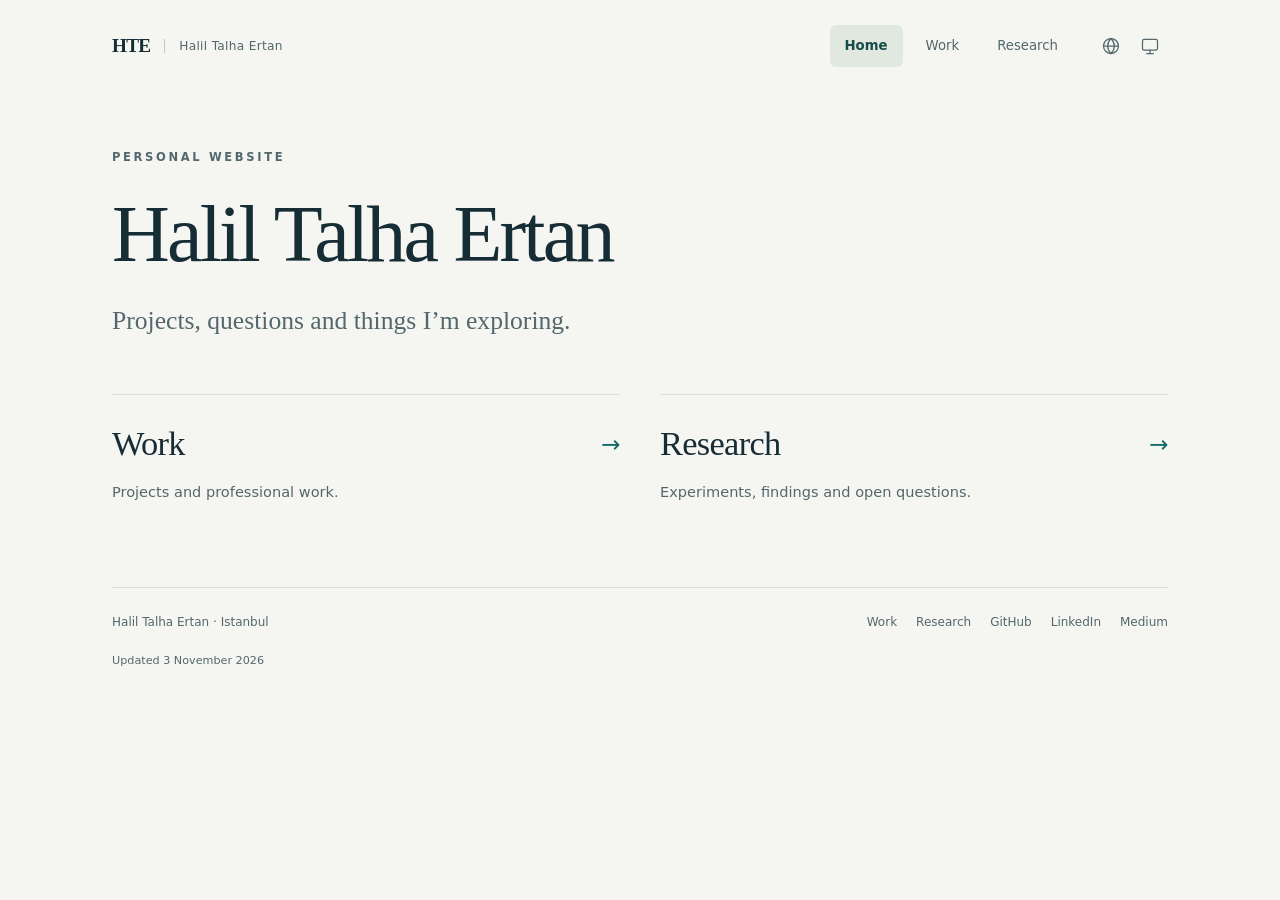
<file: index.html>
<!DOCTYPE html>
<html lang="en">
<head>
<meta charset="utf-8">
<script src="assets/preferences-init.js"></script>
<meta name="viewport" content="width=device-width, initial-scale=1" data-i18n-content="tdf3afd1d0428">
<title data-i18n="t288ffd0161ac">Halil Talha Ertan</title>
<meta name="description" content="Personal website of Halil Talha Ertan. Projects, questions, professional work and independent research." data-i18n-content="t6c2c03a62733">
<link rel="canonical" href="https://haliltalhaertan.github.io/">
<meta name="theme-color" content="#142e36">
<meta property="og:type" content="website">
<meta property="og:title" content="Halil Talha Ertan" data-i18n-content="t288ffd0161ac">
<meta property="og:description" content="Personal website of Halil Talha Ertan. Projects, questions, professional work and independent research." data-i18n-content="t6c2c03a62733">
<meta property="og:url" content="https://haliltalhaertan.github.io/">
<link rel="stylesheet" href="assets/site.css">
<meta name="google-site-verification" content="9iA1u3zQxZ7jNj5uxIeOD-jphZN9gBbftM0Y5cydQx4" />

<link rel="stylesheet" href="assets/preferences.css">
<script src="assets/translations.js" defer></script>
<script src="assets/preferences.js" defer></script>
</head>
<body>
<div class="site-shell"><a class="skip-link" href="#main-content" data-i18n="t0a4470d64e9d">Skip to content</a>
<div class="site-bar"><a class="wordmark" href="./" aria-label="Halil Talha Ertan, home" data-i18n-aria-label="t88a4f5eae7a2" data-i18n="t7994fc02be80">HTE<span>Halil Talha Ertan</span></a>
<nav class="site-nav" aria-label="Main navigation" data-i18n-aria-label="tefd197f3fce4">
<a href="./" aria-current="page" data-i18n="t70f8bb9a8a53">Home</a><a href="work/" data-i18n="t00040bab8a78">Work</a><a href="researchs/" data-i18n="tbe601df25eea">Research</a>
</nav><div class="site-preferences"><div class="preference-control"><button type="button" class="preference-icon" id="language-toggle" aria-label="Language" title="Language" aria-haspopup="menu" aria-expanded="false" aria-controls="language-panel"><svg viewBox="0 0 24 24" aria-hidden="true"><circle cx="12" cy="12" r="9"/><path d="M3 12h18M12 3c3 3 4 6 4 9s-1 6-4 9c-3-3-4-6-4-9s1-6 4-9Z"/></svg></button><div class="preferences-panel" id="language-panel" role="menu" aria-label="Language" hidden><button type="button" role="menuitemradio" aria-checked="false" tabindex="-1" data-language="en" lang="en"><span>English</span><span class="choice-check" aria-hidden="true">✓</span></button><button type="button" role="menuitemradio" aria-checked="false" tabindex="-1" data-language="de" lang="de"><span>Deutsch</span><span class="choice-check" aria-hidden="true">✓</span></button><button type="button" role="menuitemradio" aria-checked="false" tabindex="-1" data-language="tr" lang="tr"><span>Türkçe</span><span class="choice-check" aria-hidden="true">✓</span></button><button type="button" role="menuitemradio" aria-checked="false" tabindex="-1" data-language="zh" lang="zh"><span>简体中文</span><span class="choice-check" aria-hidden="true">✓</span></button><button type="button" role="menuitemradio" aria-checked="false" tabindex="-1" data-language="ru" lang="ru"><span>Русский</span><span class="choice-check" aria-hidden="true">✓</span></button><button type="button" role="menuitemradio" aria-checked="false" tabindex="-1" data-language="ja" lang="ja"><span>日本語</span><span class="choice-check" aria-hidden="true">✓</span></button><button type="button" role="menuitemradio" aria-checked="false" tabindex="-1" data-language="ko" lang="ko"><span>한국어</span><span class="choice-check" aria-hidden="true">✓</span></button><button type="button" role="menuitemradio" aria-checked="false" tabindex="-1" data-language="es" lang="es"><span>Español</span><span class="choice-check" aria-hidden="true">✓</span></button></div></div><div class="preference-control"><button type="button" class="preference-icon" id="theme-toggle" aria-label="Appearance" title="Appearance" aria-haspopup="menu" aria-expanded="false" aria-controls="theme-panel"><svg viewBox="0 0 24 24" aria-hidden="true" data-theme-icon="system"><rect x="3" y="4" width="18" height="13" rx="2"/><path d="M8 21h8M12 17v4"/></svg><svg viewBox="0 0 24 24" aria-hidden="true" data-theme-icon="light" hidden><circle cx="12" cy="12" r="4"/><path d="M12 2v2m0 16v2M2 12h2m16 0h2M5 5l1.5 1.5m11 11L19 19M5 19l1.5-1.5m11-11L19 5"/></svg><svg viewBox="0 0 24 24" aria-hidden="true" data-theme-icon="dark" hidden><path d="M20.8 13.5A9 9 0 0 1 10.5 3.2 9 9 0 1 0 20.8 13.5Z"/></svg></button><div class="preferences-panel theme-panel" id="theme-panel" role="menu" aria-label="Appearance" hidden><button type="button" role="menuitemradio" aria-checked="false" tabindex="-1" data-theme="system"><svg viewBox="0 0 24 24" aria-hidden="true" ><rect x="3" y="4" width="18" height="13" rx="2"/><path d="M8 21h8M12 17v4"/></svg><span data-ui="system">System</span><span class="choice-check" aria-hidden="true">✓</span></button><button type="button" role="menuitemradio" aria-checked="false" tabindex="-1" data-theme="light"><svg viewBox="0 0 24 24" aria-hidden="true" ><circle cx="12" cy="12" r="4"/><path d="M12 2v2m0 16v2M2 12h2m16 0h2M5 5l1.5 1.5m11 11L19 19M5 19l1.5-1.5m11-11L19 5"/></svg><span data-ui="light">Light</span><span class="choice-check" aria-hidden="true">✓</span></button><button type="button" role="menuitemradio" aria-checked="false" tabindex="-1" data-theme="dark"><svg viewBox="0 0 24 24" aria-hidden="true" ><path d="M20.8 13.5A9 9 0 0 1 10.5 3.2 9 9 0 1 0 20.8 13.5Z"/></svg><span data-ui="dark">Dark</span><span class="choice-check" aria-hidden="true">✓</span></button></div></div></div></div></div>
<main id="main-content" tabindex="-1">
<header class="home-intro" id="about">
<p class="eyebrow" data-i18n="t1235dad60220">Personal website</p>
<h1 data-i18n="t288ffd0161ac">Halil Talha Ertan</h1>
<p class="home-lead" data-i18n="t34b447c5942e">Projects, questions and things I&rsquo;m exploring.</p>
</header>
<nav class="home-routes" aria-label="Explore the site" data-i18n-aria-label="t9f194d76fe9c">
<a class="home-route" href="work/" data-i18n="t34080214956b"><h2>Work <span aria-hidden="true">&rarr;</span></h2><p>Projects and professional work.</p></a>
<a class="home-route" href="researchs/" data-i18n="tad4e862408d0"><h2>Research <span aria-hidden="true">&rarr;</span></h2><p>Experiments, findings and open questions.</p></a>
</nav>
<footer class="site-footer"><span>Halil Talha Ertan <span aria-hidden="true">·</span> Istanbul</span><nav aria-label="Footer navigation" data-i18n-aria-label="ta32d98c0efff"><a href="work/" data-i18n="t00040bab8a78">Work</a><a href="researchs/" data-i18n="tbe601df25eea">Research</a><a href="https://github.com/haliltalhaertan" data-i18n="t5442e2b64fa0">GitHub</a><a href="https://www.linkedin.com/in/haliltalhaertan/" rel="me" data-i18n="t6b6390a44161">LinkedIn</a><a href="https://medium.com/@haliltalhaertan" rel="me">Medium</a></nav><span class="updated" data-i18n="t4507c18fc95c">Updated 3 November 2026</span></footer>
</main>
<script src="assets/offline-preview.js" defer></script>
<script src="assets/legacy-links.js" defer></script>
</body>
</html>
</file>
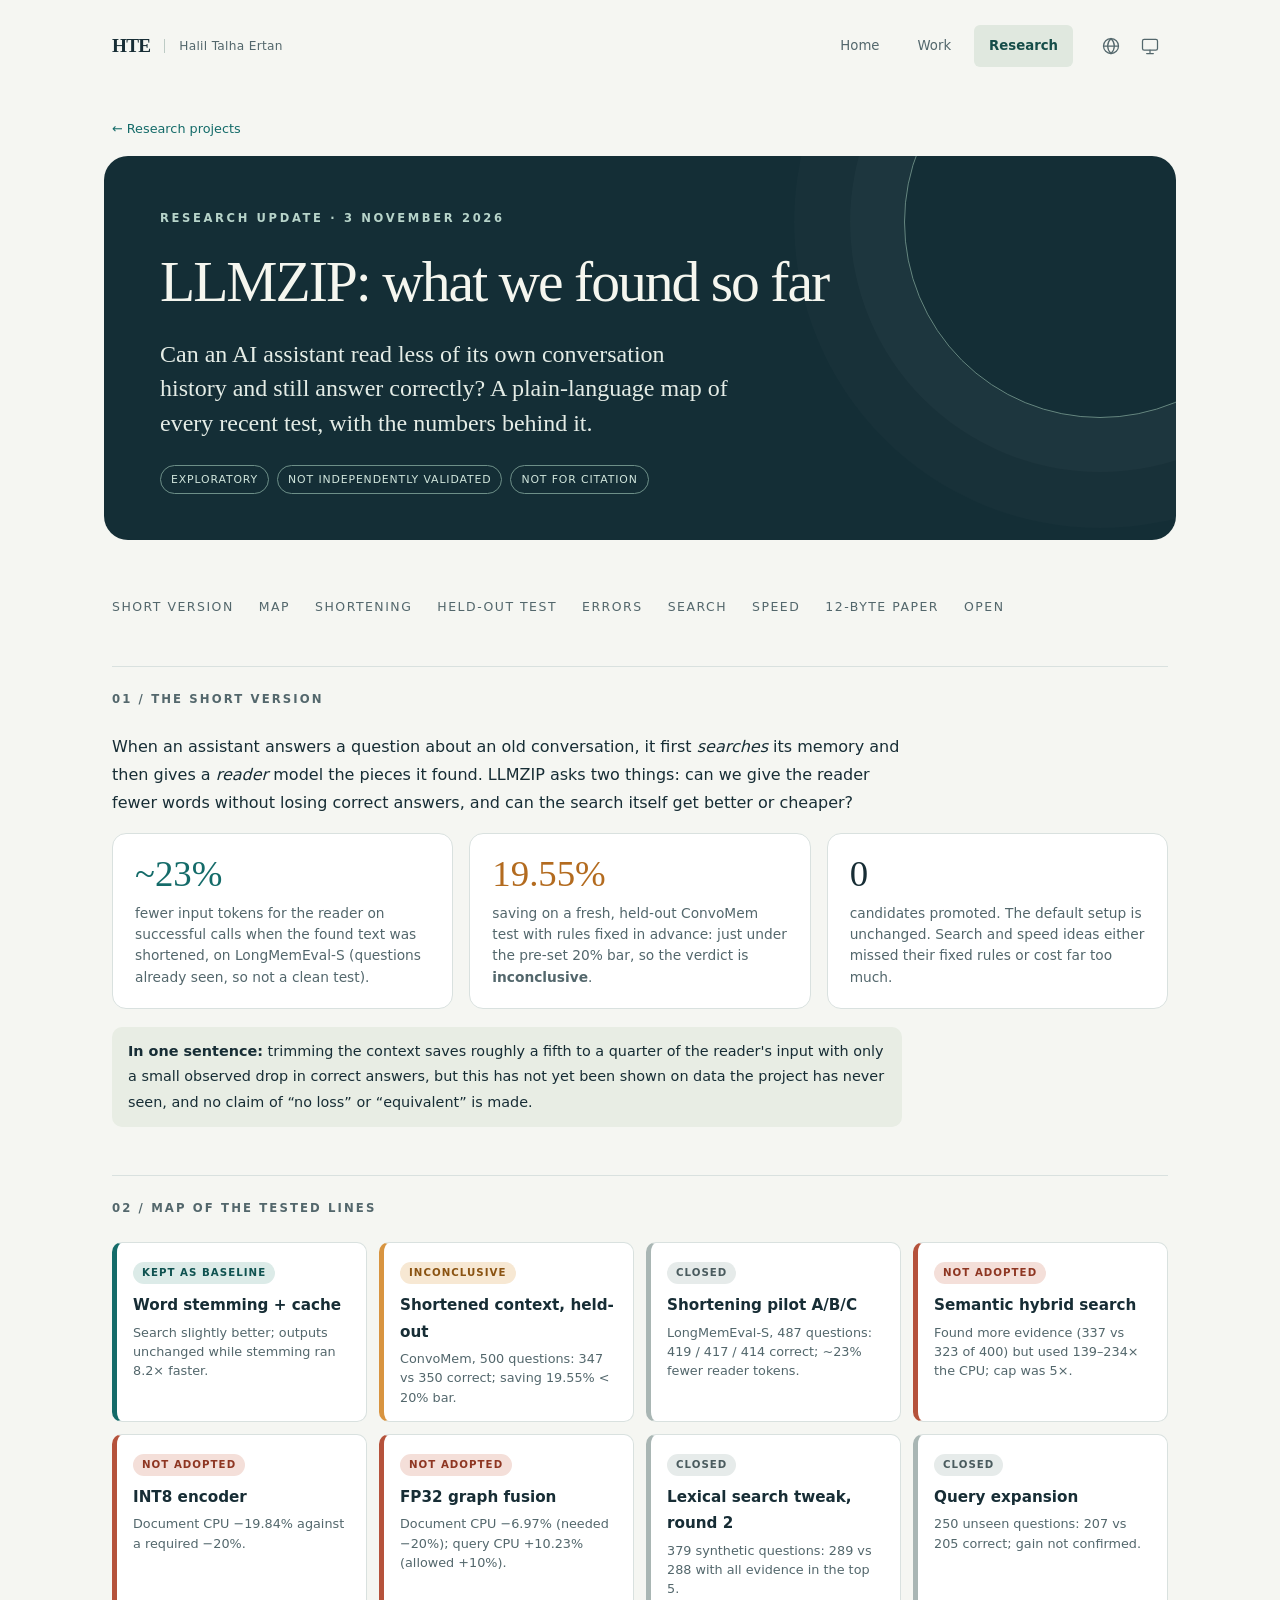
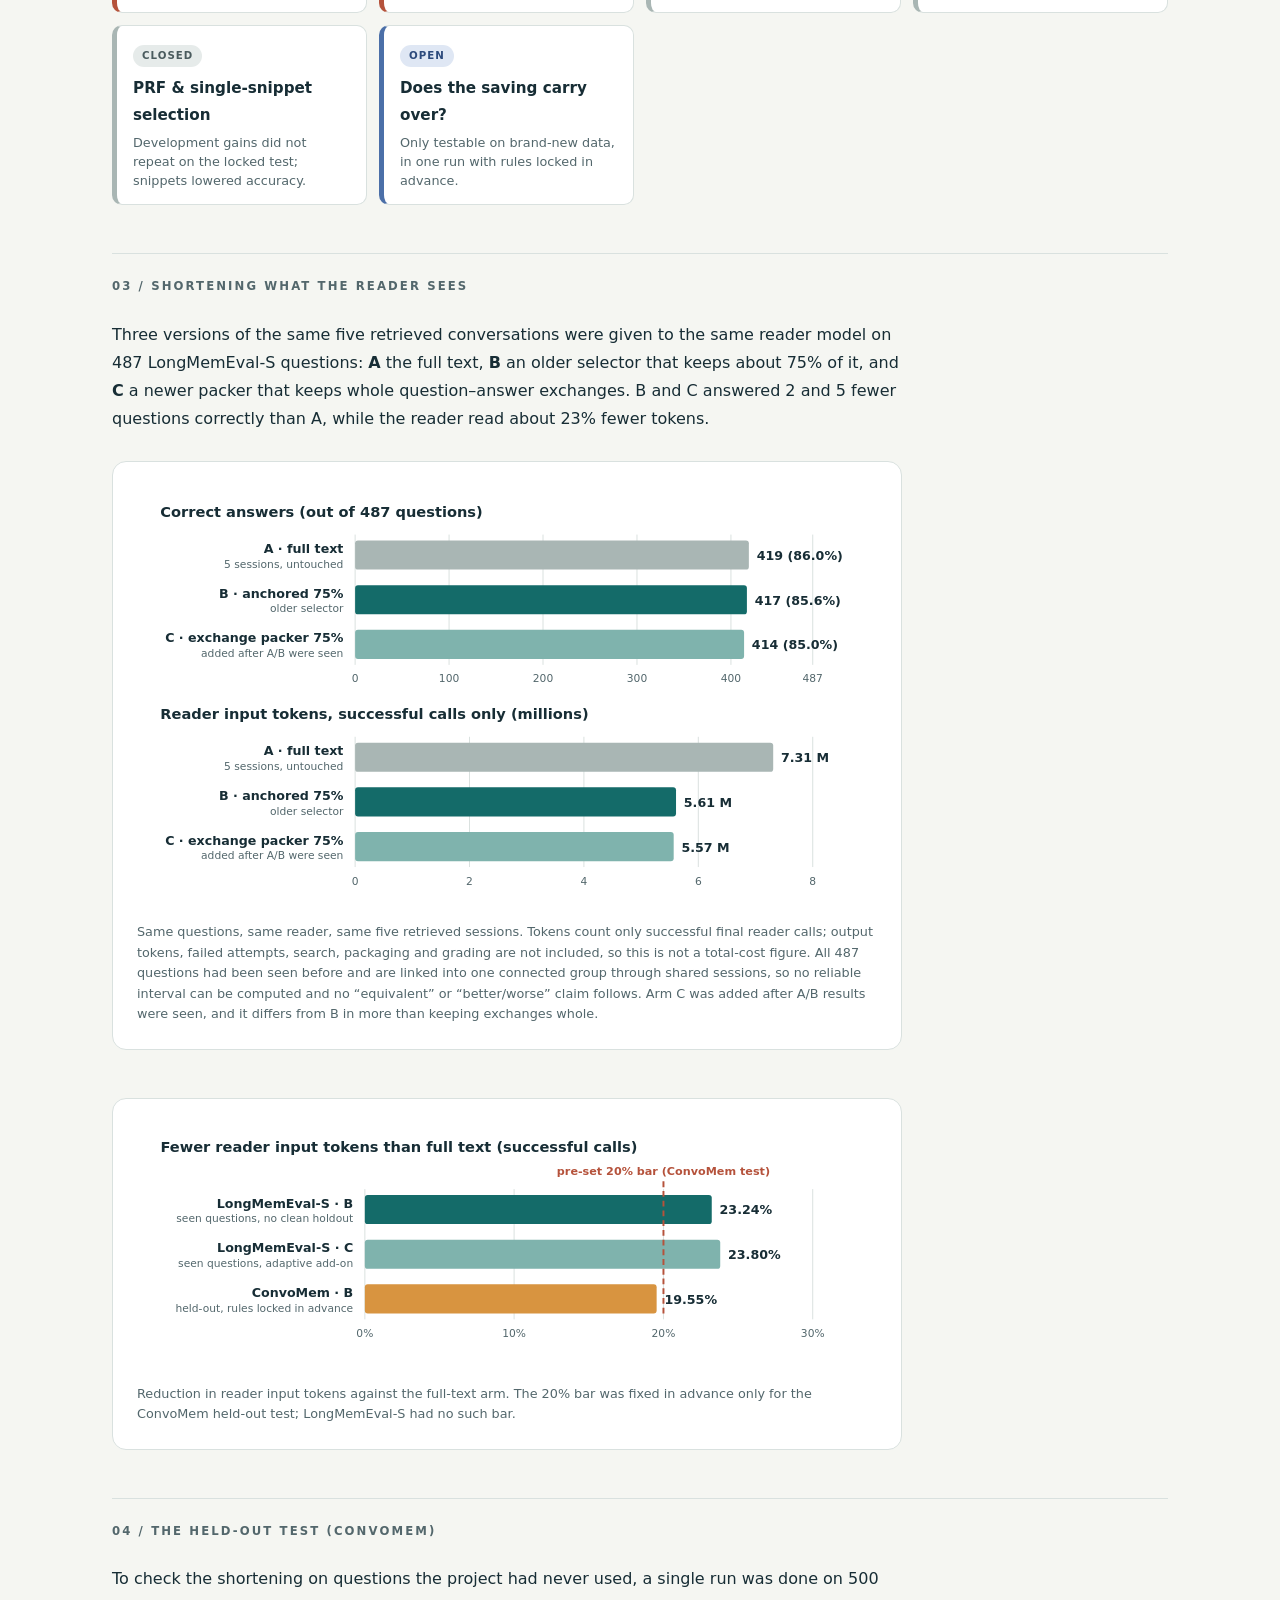
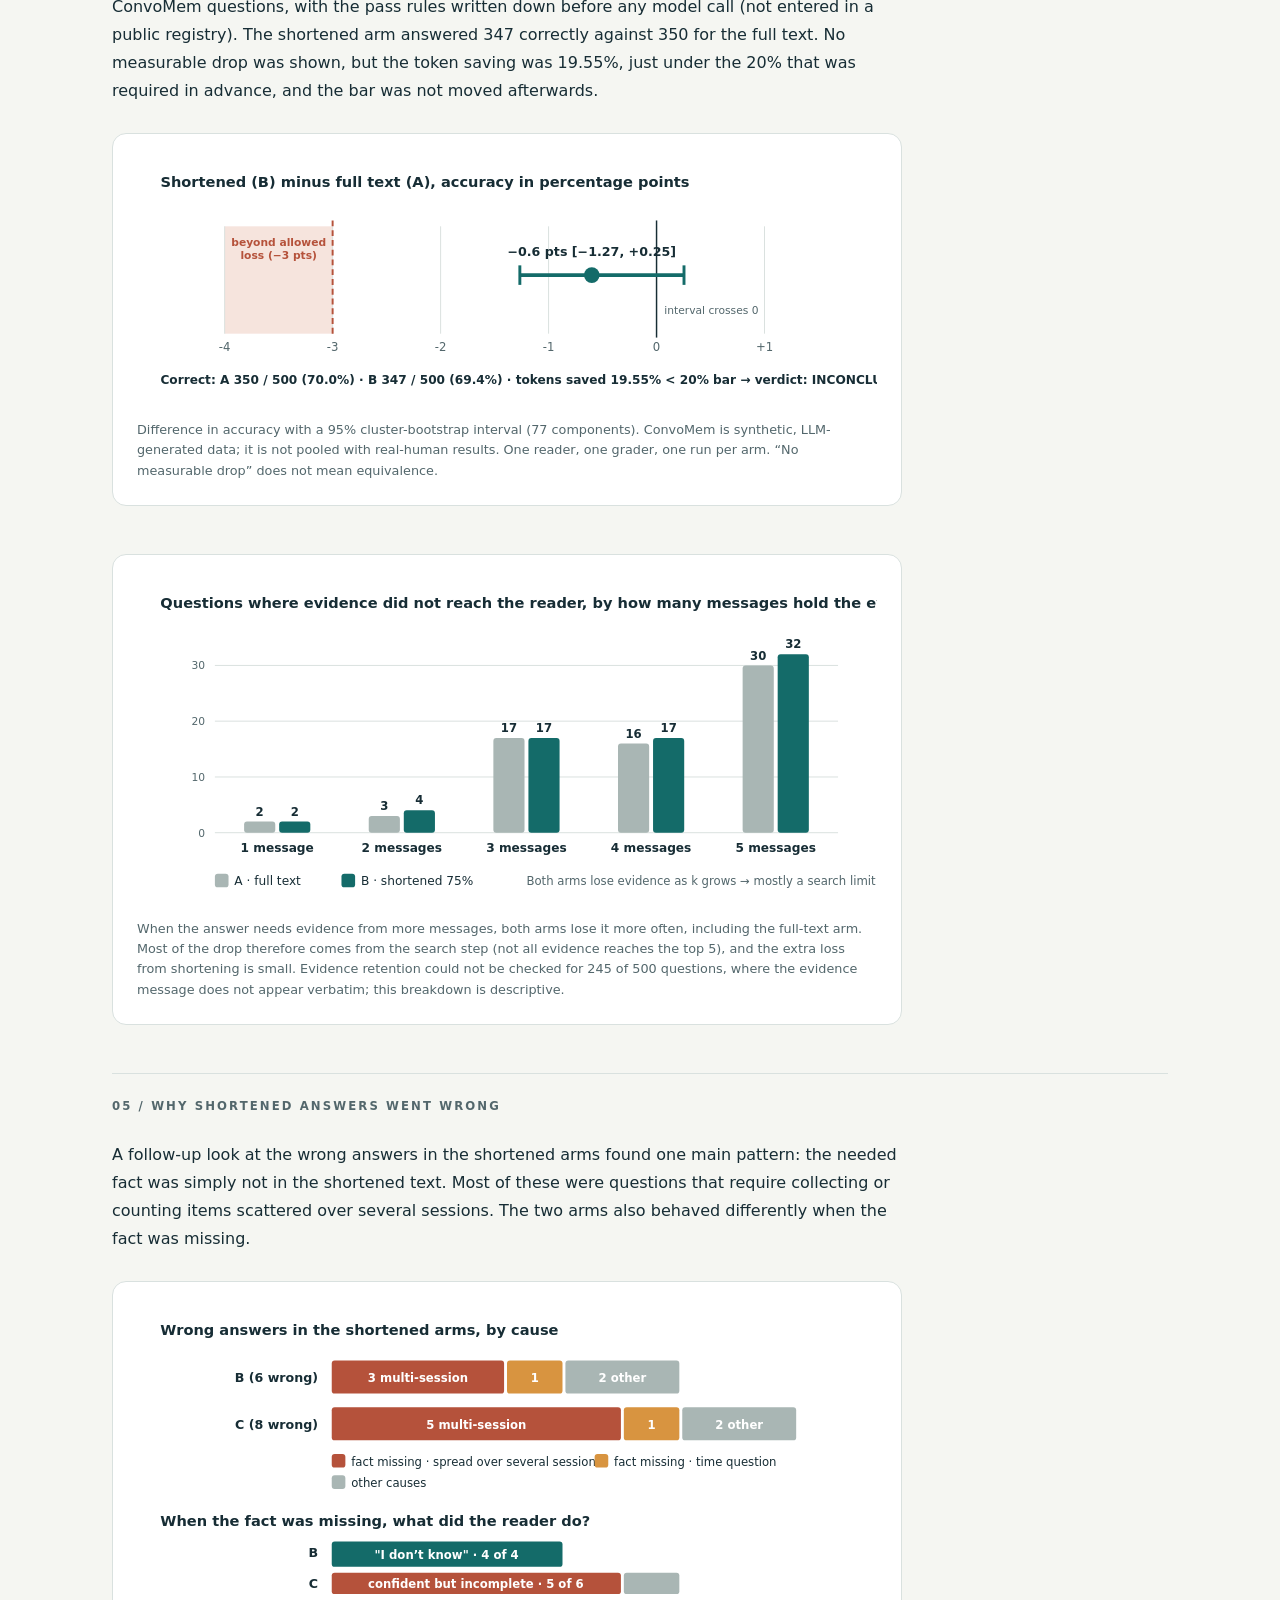
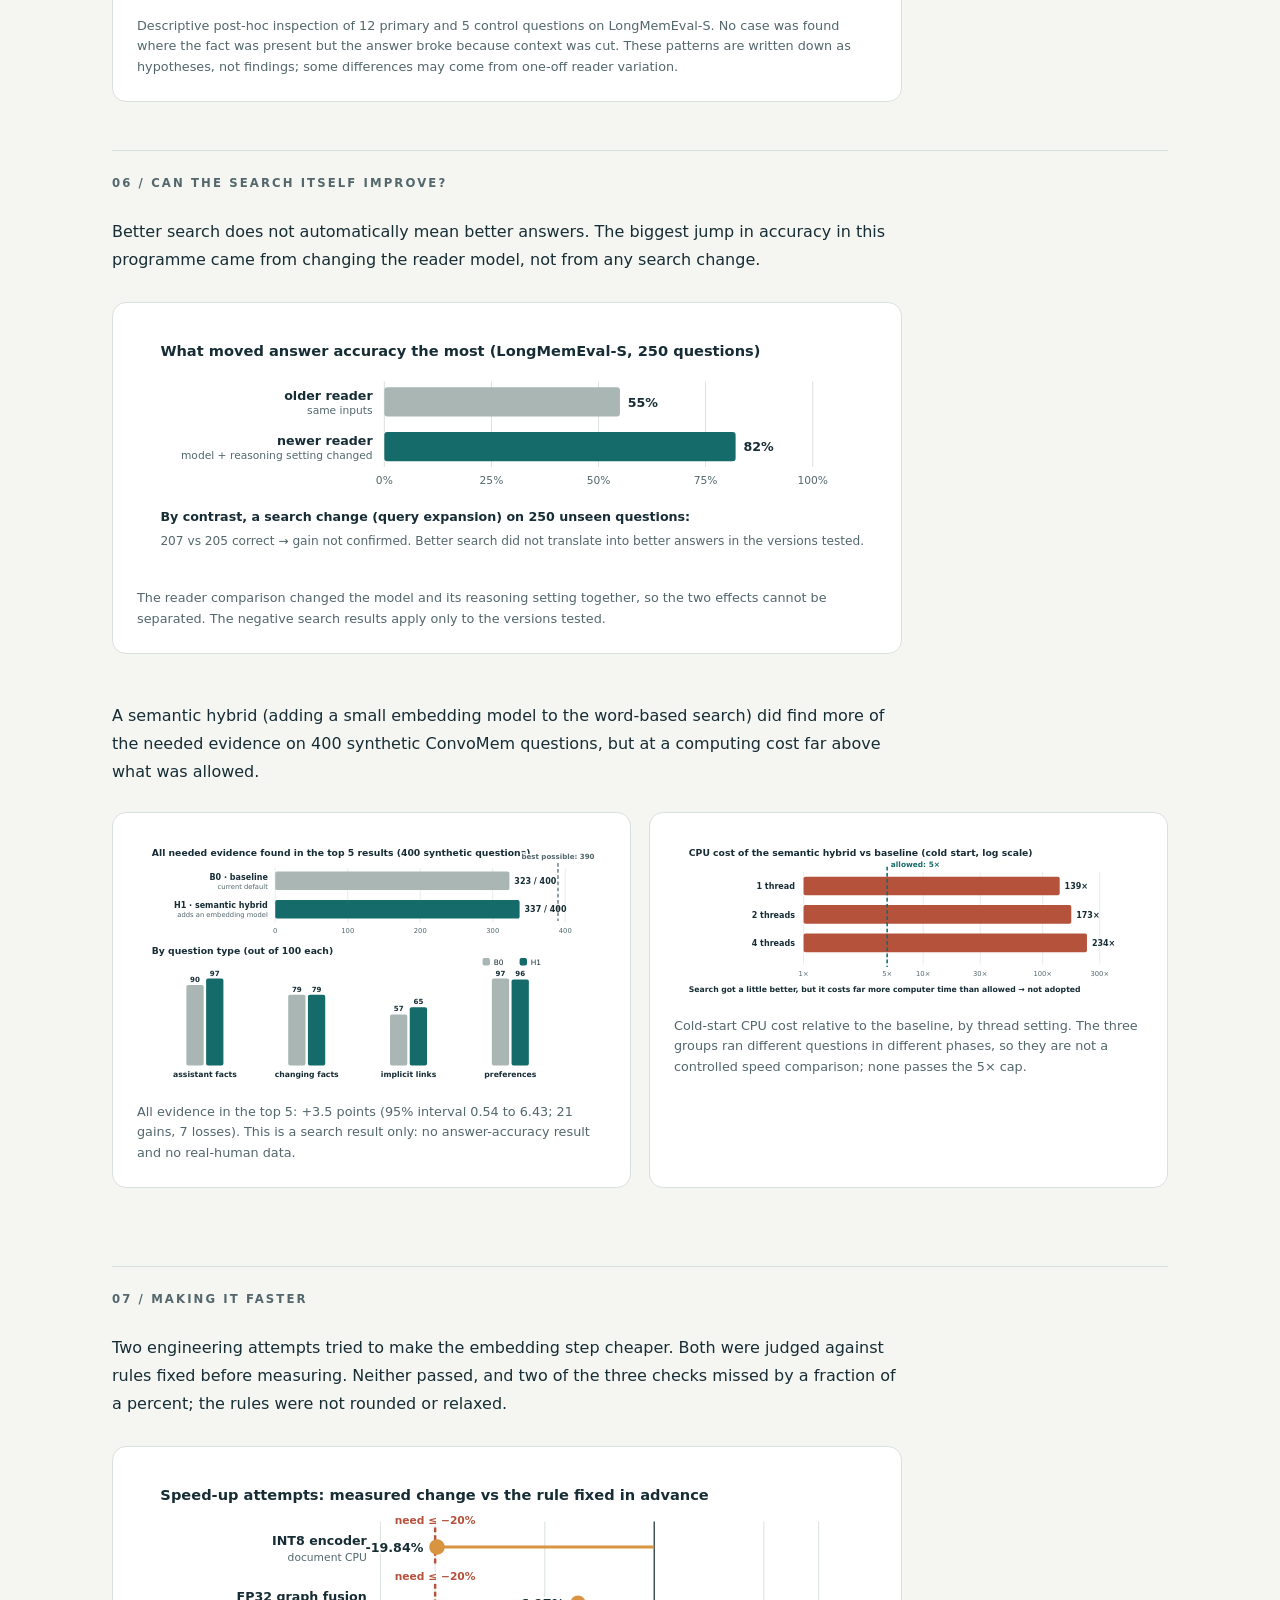
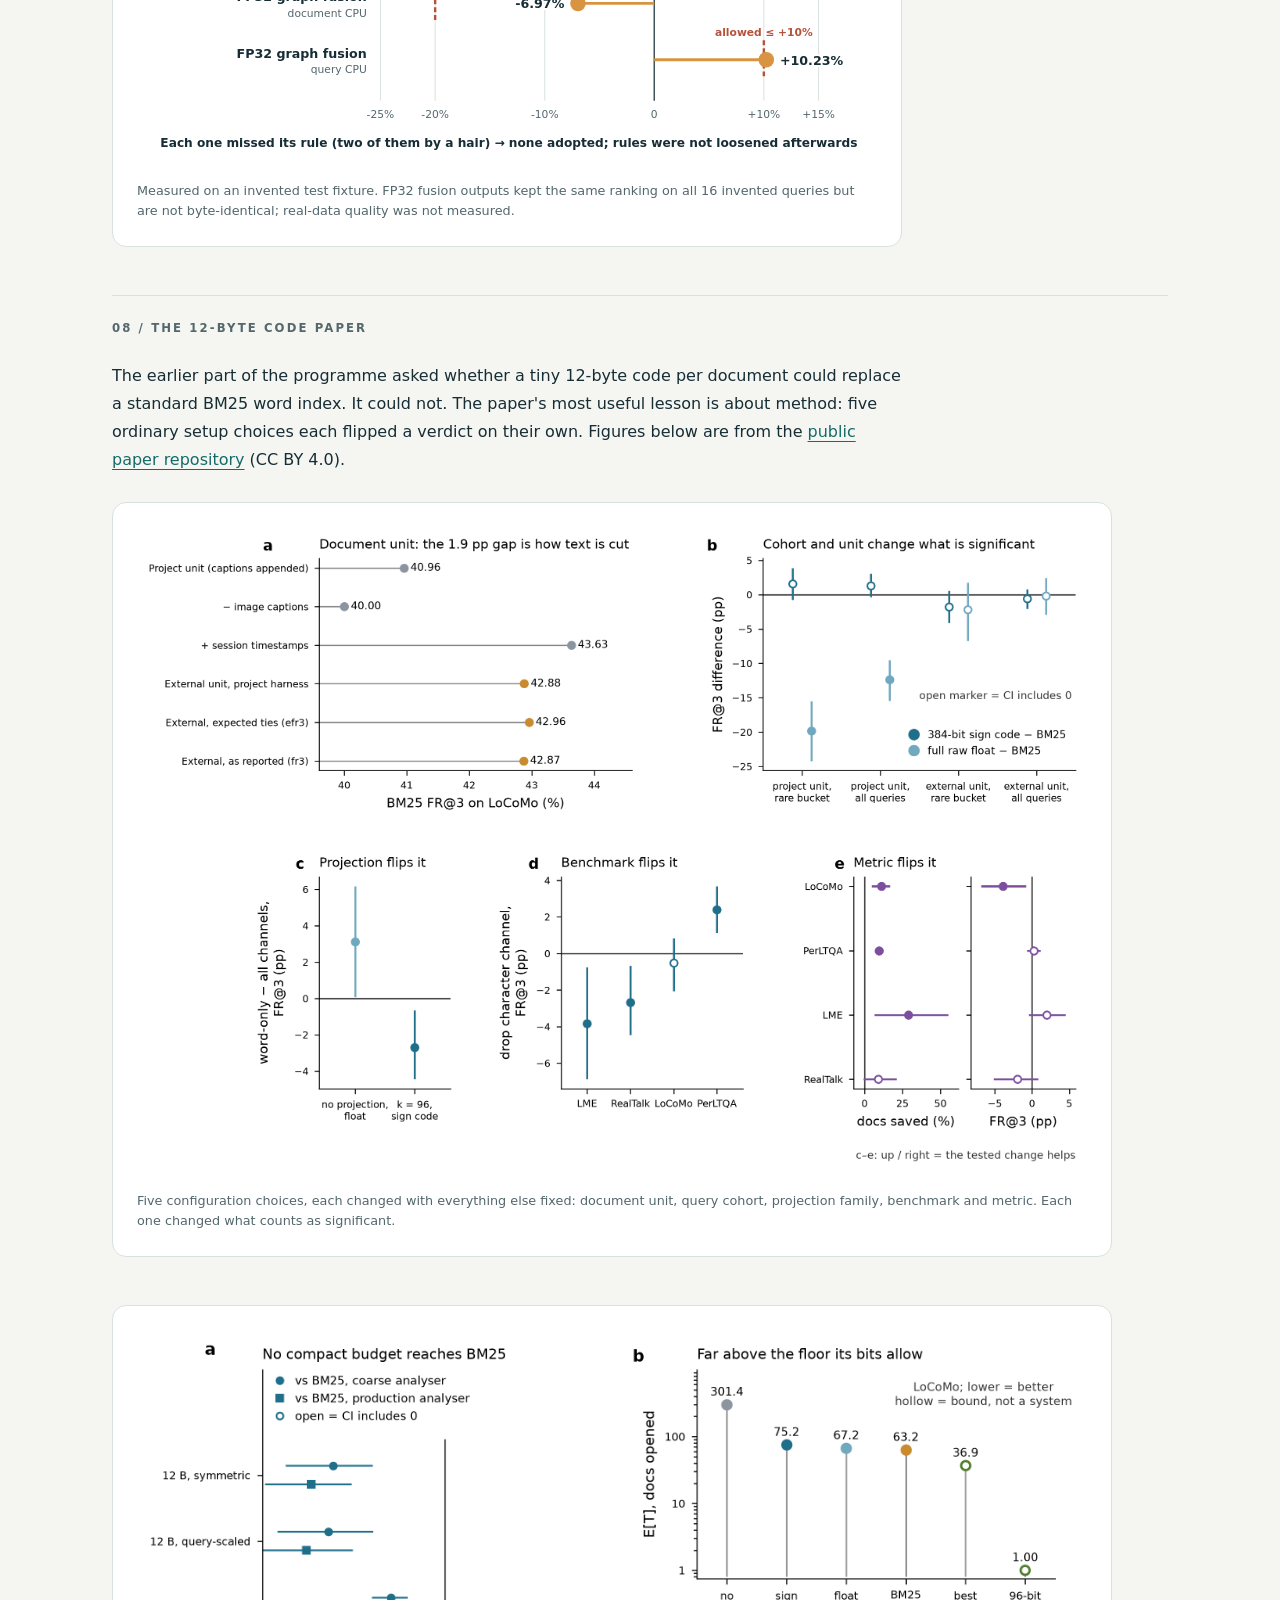
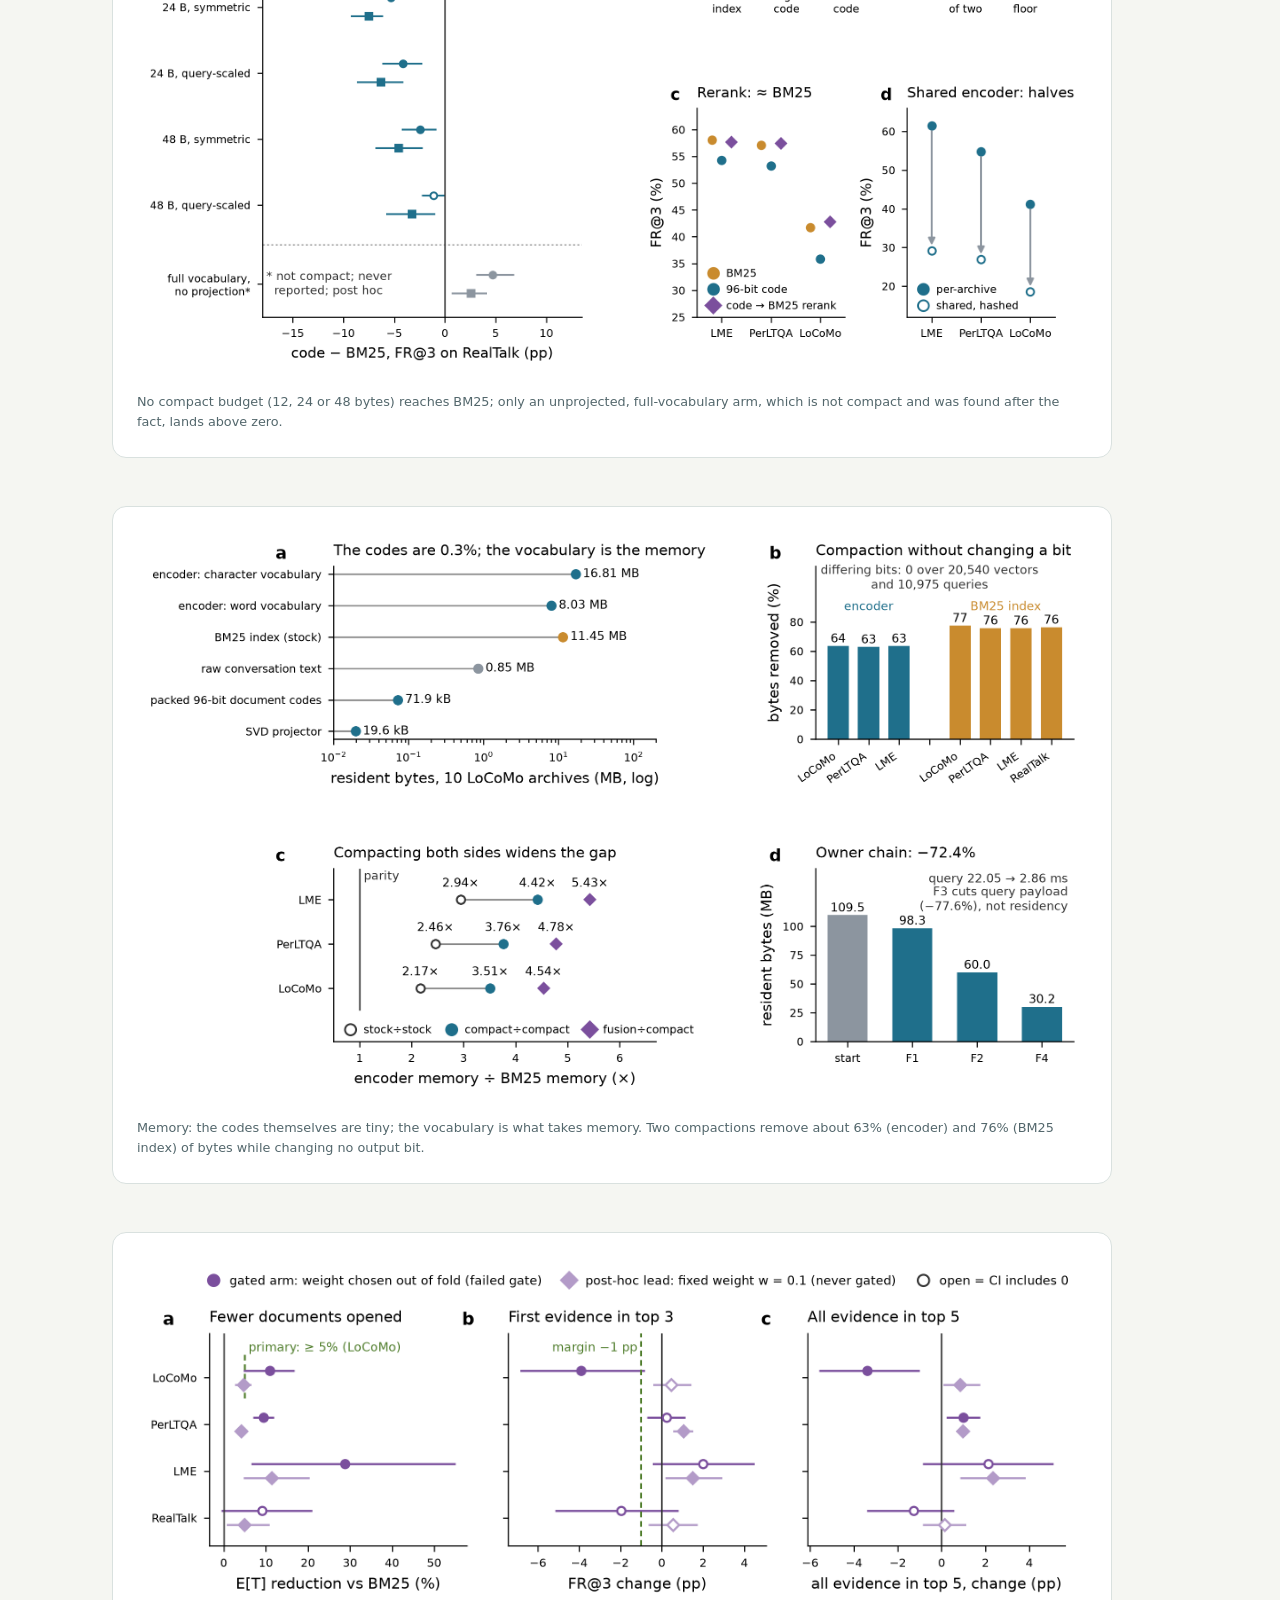
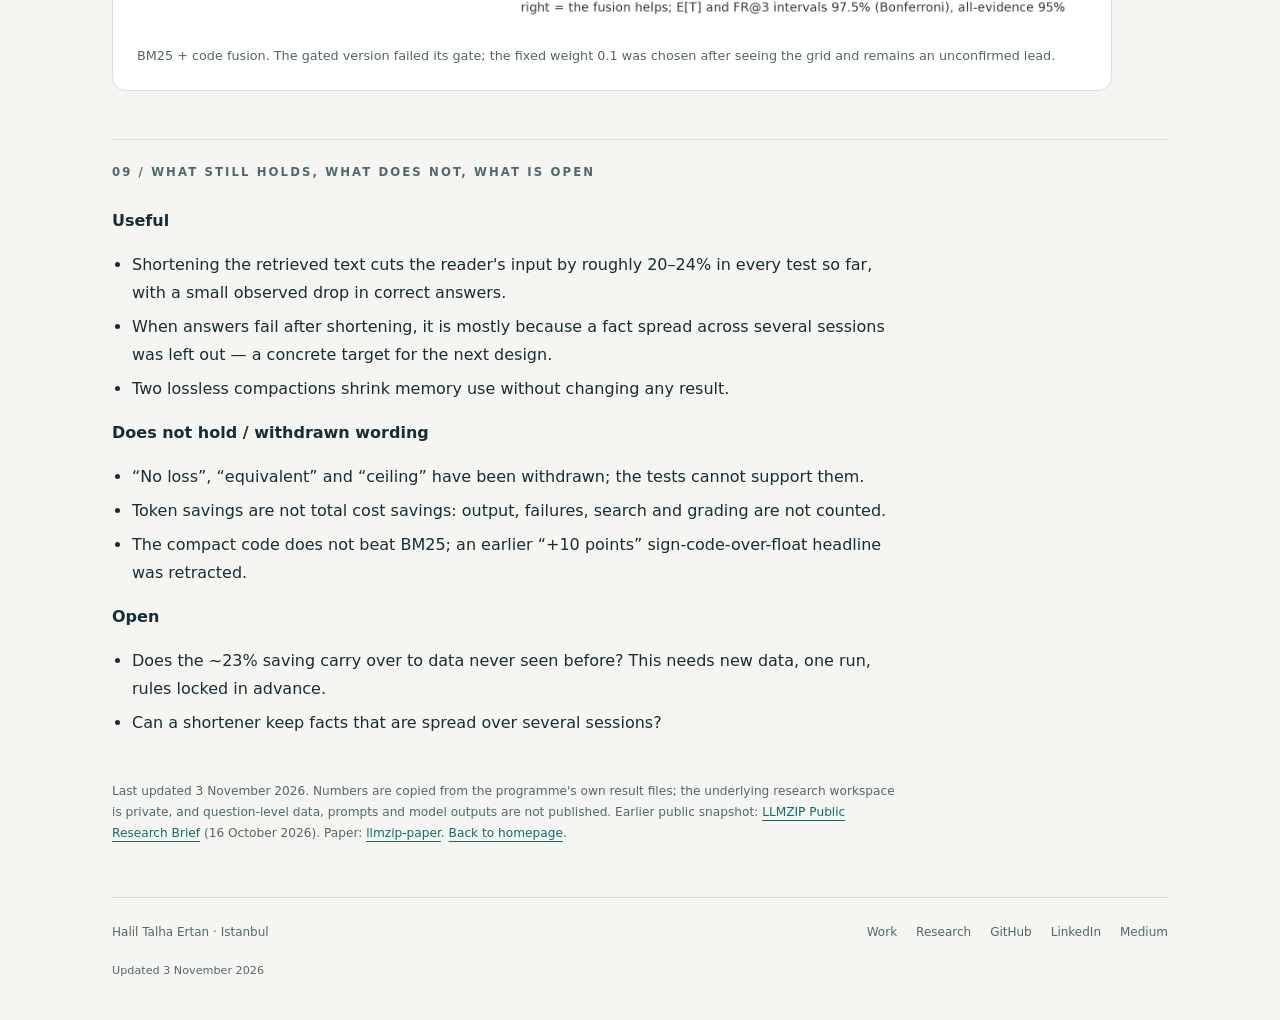
<file: llmzip/index.html>
<!DOCTYPE html>
<html lang="en">
<head>
<meta charset="utf-8">
<script src="../assets/preferences-init.js"></script>
<meta name="viewport" content="width=device-width, initial-scale=1" data-i18n-content="tdf3afd1d0428">
<title data-i18n="t39b94bc5cd93">LLMZIP: current findings | Halil Talha Ertan</title>
<meta name="description" content="Current findings of the LLMZIP programme on shortening and searching conversational memory for language-model agents: what held, what did not, and what is still open." data-i18n-content="t760a55eb37ea">
<link rel="canonical" href="https://haliltalhaertan.github.io/llmzip/">
<meta property="og:type" content="website">
<meta property="og:title" content="LLMZIP: current findings | Halil Talha Ertan" data-i18n-content="t39b94bc5cd93">
<meta property="og:description" content="Current findings of the LLMZIP programme on shortening and searching conversational memory for language-model agents: what held, what did not, and what is still open." data-i18n-content="t760a55eb37ea">
<meta property="og:url" content="https://haliltalhaertan.github.io/llmzip/">
<style>
:root{--ink:#172d35;--muted:#53676c;--accent:#146b69;--line:#d9e1df;--paper:#f5f6f2}
*{box-sizing:border-box}html{scroll-behavior:smooth}body{margin:0;background:var(--paper);color:var(--ink);font:16px/1.75 system-ui,-apple-system,"Segoe UI",sans-serif}a{color:var(--accent);text-decoration-thickness:1px;text-underline-offset:4px}a:hover{color:#0a4241}a:focus-visible{outline:3px solid #d89440;outline-offset:5px}main{max-width:1120px;padding:0 32px;margin:auto}
.hero{position:relative;overflow:hidden;background:#142e36;color:#f5f6ef;padding:70px 56px 60px;margin:28px -8px 56px;border-radius:24px}.hero:after{content:"";position:absolute;width:390px;height:390px;right:-120px;top:-130px;border:1px solid #668780;border-radius:50%;box-shadow:0 0 0 54px #ffffff06,0 0 0 110px #ffffff04;pointer-events:none}.eyebrow{text-transform:uppercase;font-size:.72rem;letter-spacing:.23em;color:#b7d4ca;font-weight:650;margin:0 0 24px}h1{font:normal clamp(2.6rem,6vw,4.5rem)/1.05 Georgia,serif;letter-spacing:-.035em;margin:0 0 18px;max-width:720px}.affil{font-size:1.03rem;color:#bdcfce;margin:0 0 22px}.hero-summary{font:normal clamp(1.15rem,2vw,1.5rem)/1.45 Georgia,serif;max-width:570px;color:#e4ece6}.links{display:flex;gap:20px;flex-wrap:wrap;font-size:.82rem;margin-top:32px;position:relative;z-index:1}.links a{color:#d0e5dc}.links span{color:#b7cac9}.nav{display:flex;gap:25px;flex-wrap:wrap;margin:0 0 28px;font-size:.78rem;text-transform:uppercase;letter-spacing:.12em}.nav a{text-decoration:none;color:#60716e}
h2{font-size:.73rem;text-transform:uppercase;letter-spacing:.18em;color:var(--muted);border-top:1px solid var(--line);padding-top:22px;margin:48px 0 24px;font-weight:700}p{max-width:790px}.pub-title{font:normal clamp(1.4rem,2.5vw,1.9rem)/1.3 Georgia,serif;margin:0 0 12px;max-width:850px}.pub-meta{font-size:.84rem;color:var(--muted);line-height:1.65}.pub-links{display:flex;gap:12px;flex-wrap:wrap;margin:18px 0 24px}.pub-links a{border:1px solid #b8ccca;padding:7px 13px;border-radius:6px;font-size:.78rem;text-decoration:none;background:#fff}.pub-links a:hover{background:#e5eeea}
figure{margin:28px 0 48px;padding:24px;border:1px solid var(--line);border-radius:14px;background:#fff;max-width:790px}figure img{display:block;width:100%;height:auto}figcaption{font-size:.8rem;color:var(--muted);line-height:1.6;margin-top:18px}.tags{font-size:.82rem;padding:14px 18px;border-left:3px solid #d7aa67;background:#ecefe7;max-width:790px}footer{border-top:1px solid var(--line);margin:60px 0 0;padding:22px 0 40px;color:var(--muted);font-size:.75rem;max-width:850px}
@media(max-width:600px){main{padding:0 22px}.hero{margin:14px -8px 36px;padding:42px 25px;border-radius:16px}.hero:after{opacity:.4}.links{gap:14px;font-size:.75rem}.links span{overflow-wrap:anywhere}.pub-title{font-size:1.4rem}figure{padding:12px}h2{margin-top:36px}.nav{gap:17px;font-size:.68rem}}
@media(prefers-reduced-motion:reduce){html{scroll-behavior:auto}}

.back{display:inline-block;margin:26px 0 0;font-size:.8rem;text-decoration:none}
.hero.small{padding:52px 56px 46px}.hero.small h1{font-size:clamp(2.2rem,5vw,3.6rem)}
.labels{display:flex;gap:8px;flex-wrap:wrap;margin-top:22px}.labels span{font-size:.68rem;letter-spacing:.08em;text-transform:uppercase;border:1px solid #6d8f88;border-radius:99px;padding:4px 10px;color:#d0e5dc}
.tiles{display:grid;grid-template-columns:repeat(auto-fit,minmax(230px,1fr));gap:16px;margin:8px 0 18px}
.tile{background:#fff;border:1px solid var(--line);border-radius:14px;padding:20px 22px}
.tile .big{font:normal 2.3rem/1.1 Georgia,serif;color:var(--accent);margin:0 0 8px}.tile .big.warm{color:#b36b1f}.tile .big.ink{color:var(--ink)}
.tile p{margin:0;font-size:.86rem;line-height:1.55;color:var(--muted)}
.board{display:grid;grid-template-columns:repeat(auto-fit,minmax(250px,1fr));gap:12px;margin:10px 0 30px}
.card{background:#fff;border:1px solid var(--line);border-left:5px solid #a9b6b4;border-radius:10px;padding:14px 16px}
.card h3{margin:0 0 4px;font-size:.95rem}.card p{margin:0;font-size:.8rem;line-height:1.5;color:var(--muted)}
.pill{display:inline-block;font-size:.64rem;font-weight:700;letter-spacing:.1em;text-transform:uppercase;border-radius:99px;padding:2px 9px;margin-bottom:8px}
.c-closed{border-left-color:#a9b6b4}.c-closed .pill{background:#e6ebea;color:#4a5b5e}
.c-inc{border-left-color:#d89440}.c-inc .pill{background:#f7e8d3;color:#8a5312}
.c-np{border-left-color:#b5523b}.c-np .pill{background:#f4dfd9;color:#8e3622}
.c-keep{border-left-color:#146b69}.c-keep .pill{background:#dcebe8;color:#0f5250}
.c-open{border-left-color:#4b6fa8}.c-open .pill{background:#dfe7f4;color:#2c4a7c}
.plain{background:#ecefe7;border-radius:10px;padding:12px 16px;font-size:.9rem;max-width:790px}
.plain strong{color:var(--ink)}
figure.wide{max-width:1000px}
.two{display:grid;grid-template-columns:1fr 1fr;gap:18px}.two figure{margin:10px 0 30px;max-width:none}
ul.clean{max-width:790px;padding-left:20px}ul.clean li{margin:6px 0}
@media(max-width:820px){.two{grid-template-columns:1fr}}
@media(max-width:600px){.hero.small{padding:38px 24px}}
</style>
<link rel="stylesheet" href="../assets/project-navigation.css">
<link rel="stylesheet" href="../assets/preferences.css">
<script src="../assets/translations.js" defer></script>
<script src="../assets/preferences.js" defer></script>
</head>
<body>
<div class="site-shell"><a class="skip-link" href="#main-content" data-i18n="t0a4470d64e9d">Skip to content</a>
<div class="site-bar"><a class="wordmark" href="../" aria-label="Halil Talha Ertan, home" data-i18n-aria-label="t88a4f5eae7a2" data-i18n="t7994fc02be80">HTE<span>Halil Talha Ertan</span></a>
<nav class="site-nav" aria-label="Main navigation" data-i18n-aria-label="tefd197f3fce4">
<a href="../" data-i18n="t70f8bb9a8a53">Home</a><a href="../work/" data-i18n="t00040bab8a78">Work</a><a href="../researchs/" aria-current="page" data-i18n="tbe601df25eea">Research</a>
</nav><div class="site-preferences"><div class="preference-control"><button type="button" class="preference-icon" id="language-toggle" aria-label="Language" title="Language" aria-haspopup="menu" aria-expanded="false" aria-controls="language-panel"><svg viewBox="0 0 24 24" aria-hidden="true"><circle cx="12" cy="12" r="9"/><path d="M3 12h18M12 3c3 3 4 6 4 9s-1 6-4 9c-3-3-4-6-4-9s1-6 4-9Z"/></svg></button><div class="preferences-panel" id="language-panel" role="menu" aria-label="Language" hidden><button type="button" role="menuitemradio" aria-checked="false" tabindex="-1" data-language="en" lang="en"><span>English</span><span class="choice-check" aria-hidden="true">✓</span></button><button type="button" role="menuitemradio" aria-checked="false" tabindex="-1" data-language="de" lang="de"><span>Deutsch</span><span class="choice-check" aria-hidden="true">✓</span></button><button type="button" role="menuitemradio" aria-checked="false" tabindex="-1" data-language="tr" lang="tr"><span>Türkçe</span><span class="choice-check" aria-hidden="true">✓</span></button><button type="button" role="menuitemradio" aria-checked="false" tabindex="-1" data-language="zh" lang="zh"><span>简体中文</span><span class="choice-check" aria-hidden="true">✓</span></button><button type="button" role="menuitemradio" aria-checked="false" tabindex="-1" data-language="ru" lang="ru"><span>Русский</span><span class="choice-check" aria-hidden="true">✓</span></button><button type="button" role="menuitemradio" aria-checked="false" tabindex="-1" data-language="ja" lang="ja"><span>日本語</span><span class="choice-check" aria-hidden="true">✓</span></button><button type="button" role="menuitemradio" aria-checked="false" tabindex="-1" data-language="ko" lang="ko"><span>한국어</span><span class="choice-check" aria-hidden="true">✓</span></button><button type="button" role="menuitemradio" aria-checked="false" tabindex="-1" data-language="es" lang="es"><span>Español</span><span class="choice-check" aria-hidden="true">✓</span></button></div></div><div class="preference-control"><button type="button" class="preference-icon" id="theme-toggle" aria-label="Appearance" title="Appearance" aria-haspopup="menu" aria-expanded="false" aria-controls="theme-panel"><svg viewBox="0 0 24 24" aria-hidden="true" data-theme-icon="system"><rect x="3" y="4" width="18" height="13" rx="2"/><path d="M8 21h8M12 17v4"/></svg><svg viewBox="0 0 24 24" aria-hidden="true" data-theme-icon="light" hidden><circle cx="12" cy="12" r="4"/><path d="M12 2v2m0 16v2M2 12h2m16 0h2M5 5l1.5 1.5m11 11L19 19M5 19l1.5-1.5m11-11L19 5"/></svg><svg viewBox="0 0 24 24" aria-hidden="true" data-theme-icon="dark" hidden><path d="M20.8 13.5A9 9 0 0 1 10.5 3.2 9 9 0 1 0 20.8 13.5Z"/></svg></button><div class="preferences-panel theme-panel" id="theme-panel" role="menu" aria-label="Appearance" hidden><button type="button" role="menuitemradio" aria-checked="false" tabindex="-1" data-theme="system"><svg viewBox="0 0 24 24" aria-hidden="true" ><rect x="3" y="4" width="18" height="13" rx="2"/><path d="M8 21h8M12 17v4"/></svg><span data-ui="system">System</span><span class="choice-check" aria-hidden="true">✓</span></button><button type="button" role="menuitemradio" aria-checked="false" tabindex="-1" data-theme="light"><svg viewBox="0 0 24 24" aria-hidden="true" ><circle cx="12" cy="12" r="4"/><path d="M12 2v2m0 16v2M2 12h2m16 0h2M5 5l1.5 1.5m11 11L19 19M5 19l1.5-1.5m11-11L19 5"/></svg><span data-ui="light">Light</span><span class="choice-check" aria-hidden="true">✓</span></button><button type="button" role="menuitemradio" aria-checked="false" tabindex="-1" data-theme="dark"><svg viewBox="0 0 24 24" aria-hidden="true" ><path d="M20.8 13.5A9 9 0 0 1 10.5 3.2 9 9 0 1 0 20.8 13.5Z"/></svg><span data-ui="dark">Dark</span><span class="choice-check" aria-hidden="true">✓</span></button></div></div></div></div></div>
<main id="main-content" tabindex="-1">
<a class="back" href="../researchs/#llmzip" data-i18n="te3d7f2ba4f20">&larr; Research projects</a>
<header class="hero small" style="margin-top:14px">
  <p class="eyebrow" data-i18n="t2ef11e614800">Research update &middot; 3 November 2026</p>
  <h1 data-i18n="ta157fa2c42bc">LLMZIP: what we found so far</h1>
  <p class="hero-summary" data-i18n="t8060ec0e5125">Can an AI assistant read less of its own conversation history and still answer correctly? A plain-language map of every recent test, with the numbers behind it.</p>
  <div class="labels"><span data-i18n="tf596c36346b0">Exploratory</span><span data-i18n="tc051657d9058">Not independently validated</span><span data-i18n="t0699a2eca697">Not for citation</span></div>
</header>

<nav class="nav" aria-label="Page sections" data-i18n-aria-label="t630cb51eecc0"><a href="#short" data-i18n="tee36904fe220">Short version</a><a href="#map" data-i18n="tab478f3efc84">Map</a><a href="#shorten" data-i18n="t85a611c0fb73">Shortening</a><a href="#heldout" data-i18n="t916fb93d80c4">Held-out test</a><a href="#errors" data-i18n="t805e86a8cbf6">Errors</a><a href="#search" data-i18n="tbce06414177f">Search</a><a href="#speed" data-i18n="t2d2cb022bc3d">Speed</a><a href="#paper" data-i18n="t37d0c178a480">12-byte paper</a><a href="#open" data-i18n="tcf9b77061f7b">Open</a></nav>

<h2 id="short" data-i18n="te1b467920a41">01 / The short version</h2>
<p data-i18n="t0e1195e22d30">When an assistant answers a question about an old conversation, it first <em>searches</em> its memory and then
gives a <em>reader</em> model the pieces it found. LLMZIP asks two things: can we give the reader fewer words without
losing correct answers, and can the search itself get better or cheaper?</p>
<div class="tiles">
  <div class="tile"><p class="big">~23%</p><p data-i18n="t0574a91c286e">fewer input tokens for the reader on successful calls when the found text was shortened, on LongMemEval-S (questions already seen, so not a clean test).</p></div>
  <div class="tile"><p class="big warm">19.55%</p><p data-i18n="t5dd169c8c968">saving on a fresh, held-out ConvoMem test with rules fixed in advance: just under the pre-set 20% bar, so the verdict is <strong>inconclusive</strong>.</p></div>
  <div class="tile"><p class="big ink">0</p><p data-i18n="t173166e0c936">candidates promoted. The default setup is unchanged. Search and speed ideas either missed their fixed rules or cost far too much.</p></div>
</div>
<p class="plain" data-i18n="t63e1dfd89dd9"><strong>In one sentence:</strong> trimming the context saves roughly a fifth to a quarter of the reader's input with only a small observed drop in correct answers, but this has not yet been shown on data the project has never seen, and no claim of &ldquo;no loss&rdquo; or &ldquo;equivalent&rdquo; is made.</p>

<h2 id="map" data-i18n="t5700ee73c7ef">02 / Map of the tested lines</h2>
<div class="board">
  <div class="card c-keep"><span class="pill" data-i18n="t786ebd9360c6">Kept as baseline</span><h3 data-i18n="t5457b3612934">Word stemming + cache</h3><p data-i18n="td6d370541a48">Search slightly better; outputs unchanged while stemming ran 8.2&times; faster.</p></div>
  <div class="card c-inc"><span class="pill" data-i18n="t4593dc6d8923">Inconclusive</span><h3 data-i18n="tff897e0ca408">Shortened context, held-out</h3><p data-i18n="t265a644dcf60">ConvoMem, 500 questions: 347 vs 350 correct; saving 19.55% &lt; 20% bar.</p></div>
  <div class="card c-closed"><span class="pill" data-i18n="t88d86b7721d5">Closed</span><h3 data-i18n="tfd9b9c8515d7">Shortening pilot A/B/C</h3><p data-i18n="t5119531581a0">LongMemEval-S, 487 questions: 419 / 417 / 414 correct; ~23% fewer reader tokens.</p></div>
  <div class="card c-np"><span class="pill" data-i18n="te33190fc8c58">Not adopted</span><h3 data-i18n="te41503223f82">Semantic hybrid search</h3><p data-i18n="tc069a6db78aa">Found more evidence (337 vs 323 of 400) but used 139&ndash;234&times; the CPU; cap was 5&times;.</p></div>
  <div class="card c-np"><span class="pill" data-i18n="te33190fc8c58">Not adopted</span><h3 data-i18n="t0d8be2d16191">INT8 encoder</h3><p data-i18n="t920aaa24fd9f">Document CPU &minus;19.84% against a required &minus;20%.</p></div>
  <div class="card c-np"><span class="pill" data-i18n="te33190fc8c58">Not adopted</span><h3 data-i18n="ta48ea7cfb208">FP32 graph fusion</h3><p data-i18n="t422ad2df6e0a">Document CPU &minus;6.97% (needed &minus;20%); query CPU +10.23% (allowed +10%).</p></div>
  <div class="card c-closed"><span class="pill" data-i18n="t88d86b7721d5">Closed</span><h3 data-i18n="t415a510aeaa7">Lexical search tweak, round 2</h3><p data-i18n="tdf3be663d4fa">379 synthetic questions: 289 vs 288 with all evidence in the top 5.</p></div>
  <div class="card c-closed"><span class="pill" data-i18n="t88d86b7721d5">Closed</span><h3 data-i18n="t85780c90b7a6">Query expansion</h3><p data-i18n="t109f29d944a4">250 unseen questions: 207 vs 205 correct; gain not confirmed.</p></div>
  <div class="card c-closed"><span class="pill" data-i18n="t88d86b7721d5">Closed</span><h3 data-i18n="tf88fad942762">PRF &amp; single-snippet selection</h3><p data-i18n="t41cfdb1df188">Development gains did not repeat on the locked test; snippets lowered accuracy.</p></div>
  <div class="card c-open"><span class="pill" data-i18n="tcf9b77061f7b">Open</span><h3 data-i18n="tbb96d109a0fe">Does the saving carry over?</h3><p data-i18n="t434cb9bf0d50">Only testable on brand-new data, in one run with rules locked in advance.</p></div>
</div>

<h2 id="shorten" data-i18n="ta4bcfa4f352f">03 / Shortening what the reader sees</h2>
<p data-i18n="t1adb7524f183">Three versions of the same five retrieved conversations were given to the same reader model
on 487 LongMemEval-S questions: <strong>A</strong> the full text, <strong>B</strong> an older selector that keeps about
75% of it, and <strong>C</strong> a newer packer that keeps whole question&ndash;answer exchanges. B and C answered
2 and 5 fewer questions correctly than A, while the reader read about 23% fewer tokens.</p>
<figure class=""><img src="fig/f1_lmes_abc.svg" alt="Bar charts: correct answers 419, 417, 414 of 487; reader input tokens 7.31, 5.61 and 5.57 million." data-i18n-alt="t7fc39eea3e17" loading="lazy"><figcaption data-i18n="t352c1d9a7a24">Same questions, same reader, same five retrieved sessions. Tokens count only successful final reader calls; output tokens, failed attempts, search, packaging and grading are not included, so this is not a total-cost figure. All 487 questions had been seen before and are linked into one connected group through shared sessions, so no reliable interval can be computed and no &ldquo;equivalent&rdquo; or &ldquo;better/worse&rdquo; claim follows. Arm C was added after A/B results were seen, and it differs from B in more than keeping exchanges whole.</figcaption></figure>
<figure class=""><img src="fig/f2_token_reduction.svg" alt="Bar chart of token reduction: 23.24%, 23.80% and 19.55%, with a dashed 20% line." data-i18n-alt="t6812c07f263f" loading="lazy"><figcaption data-i18n="t253494ad789b">Reduction in reader input tokens against the full-text arm. The 20% bar was fixed in advance only for the ConvoMem held-out test; LongMemEval-S had no such bar.</figcaption></figure>

<h2 id="heldout" data-i18n="t2ec342b59f2c">04 / The held-out test (ConvoMem)</h2>
<p data-i18n="t31d88a019a9e">To check the shortening on questions the project had never used, a single run was done on
500 ConvoMem questions, with the pass rules written down before any model call (not entered in a public registry). The shortened arm answered
347 correctly against 350 for the full text. No measurable drop was shown, but the token saving was 19.55%,
just under the 20% that was required in advance, and the bar was not moved afterwards.</p>
<figure class=""><img src="fig/f3_convomem_forest.svg" alt="Interval plot: B minus A is minus 0.6 points, interval from minus 1.27 to plus 0.25, far from the minus 3 point margin." data-i18n-alt="t263f4c86d1ab" loading="lazy"><figcaption data-i18n="tf95d875bb862">Difference in accuracy with a 95% cluster-bootstrap interval (77 components). ConvoMem is synthetic, LLM-generated data; it is not pooled with real-human results. One reader, one grader, one run per arm. &ldquo;No measurable drop&rdquo; does not mean equivalence.</figcaption></figure>
<figure class=""><img src="fig/f4_convomem_by_k.svg" alt="Grouped bars: evidence lost grows from 2 to about 30 questions as the number of evidence messages rises from 1 to 5, in both arms." data-i18n-alt="t7e9416dfbb1a" loading="lazy"><figcaption data-i18n="t043c648622ad">When the answer needs evidence from more messages, both arms lose it more often, including the full-text arm. Most of the drop therefore comes from the search step (not all evidence reaches the top 5), and the extra loss from shortening is small. Evidence retention could not be checked for 245 of 500 questions, where the evidence message does not appear verbatim; this breakdown is descriptive.</figcaption></figure>

<h2 id="errors" data-i18n="t62256f39aa06">05 / Why shortened answers went wrong</h2>
<p data-i18n="te89dbbe6fe5a">A follow-up look at the wrong answers in the shortened arms found one main pattern: the needed fact was simply
not in the shortened text. Most of these were questions that require collecting or counting items scattered over
several sessions. The two arms also behaved differently when the fact was missing.</p>
<figure class=""><img src="fig/f5_error_inspection.svg" alt="Stacked bars of wrong-answer causes for B and C, and bars showing B says I do not know while C answers confidently." data-i18n-alt="t86c045614cc0" loading="lazy"><figcaption data-i18n="t4bd92f49530c">Descriptive post-hoc inspection of 12 primary and 5 control questions on LongMemEval-S. No case was found where the fact was present but the answer broke because context was cut. These patterns are written down as hypotheses, not findings; some differences may come from one-off reader variation.</figcaption></figure>

<h2 id="search" data-i18n="tadd197e238ae">06 / Can the search itself improve?</h2>
<p data-i18n="tac21ee012d55">Better search does not automatically mean better answers. The biggest jump in accuracy in this programme came from
changing the reader model, not from any search change.</p>
<figure class=""><img src="fig/f9_reader_vs_search.svg" alt="Bar chart: older reader 55%, newer reader 82%; text notes query expansion 207 vs 205." data-i18n-alt="tc940bdb0c2c6" loading="lazy"><figcaption data-i18n="t80d4be2f9e88">The reader comparison changed the model and its reasoning setting together, so the two effects cannot be separated. The negative search results apply only to the versions tested.</figcaption></figure>
<p data-i18n="te3f3589c2cc4">A semantic hybrid (adding a small embedding model to the word-based search) did find more of the needed evidence on
400 synthetic ConvoMem questions, but at a computing cost far above what was allowed.</p>
<div class="two">
<figure class=""><img src="fig/f6_semantic_hybrid.svg" alt="Bars: baseline 323 and hybrid 337 of 400; category bars." data-i18n-alt="t20b0e832d74d" loading="lazy"><figcaption data-i18n="t7b6273fd3142">All evidence in the top 5: +3.5 points (95% interval 0.54 to 6.43; 21 gains, 7 losses). This is a search result only: no answer-accuracy result and no real-human data.</figcaption></figure>
<figure class=""><img src="fig/f7_semantic_cpu.svg" alt="Log-scale bars: CPU ratio 139, 173 and 234 times, against a 5 times cap." data-i18n-alt="tdd8a85e717ed" loading="lazy"><figcaption data-i18n="tdcdaa09a13c3">Cold-start CPU cost relative to the baseline, by thread setting. The three groups ran different questions in different phases, so they are not a controlled speed comparison; none passes the 5&times; cap.</figcaption></figure>
</div>

<h2 id="speed" data-i18n="t95cefb7efe81">07 / Making it faster</h2>
<p data-i18n="tbde215963242">Two engineering attempts tried to make the embedding step cheaper. Both were judged against rules fixed before
measuring. Neither passed, and two of the three checks missed by a fraction of a percent; the rules were not rounded
or relaxed.</p>
<figure class=""><img src="fig/f8_engineering_gates.svg" alt="Dot plot of measured CPU change against dashed pass lines." data-i18n-alt="t10535c66b31e" loading="lazy"><figcaption data-i18n="t4d7999ea9e00">Measured on an invented test fixture. FP32 fusion outputs kept the same ranking on all 16 invented queries but are not byte-identical; real-data quality was not measured.</figcaption></figure>

<h2 id="paper" data-i18n="t2d6cd01cd4c9">08 / The 12-byte code paper</h2>
<p data-i18n="tedc7efef9779">The earlier part of the programme asked whether a tiny 12-byte code per document could replace a standard BM25
word index. It could not. The paper's most useful lesson is about method: five ordinary setup choices each
flipped a verdict on their own. Figures below are from the
<a href="https://github.com/haliltalhaertan/llmzip-paper">public paper repository</a> (CC BY 4.0).</p>
<figure class="wide"><img src="fig/paper_fig1_reversals.png" alt="Five panels showing verdict reversals by document unit, cohort, projection, benchmark and metric." data-i18n-alt="td29af10bb386" loading="lazy"><figcaption data-i18n="t14003e43d48f">Five configuration choices, each changed with everything else fixed: document unit, query cohort, projection family, benchmark and metric. Each one changed what counts as significant.</figcaption></figure>
<figure class="wide"><img src="fig/paper_fig2_compact_vs_bm25.png" alt="Panels comparing compact codes with BM25." data-i18n-alt="t1d6206add4f1" loading="lazy"><figcaption data-i18n="t7070d56a274a">No compact budget (12, 24 or 48 bytes) reaches BM25; only an unprojected, full-vocabulary arm, which is not compact and was found after the fact, lands above zero.</figcaption></figure>
<figure class="wide"><img src="fig/paper_fig3_memory.png" alt="Panels on memory use and bit-identical compaction." data-i18n-alt="t9952c3d6218e" loading="lazy"><figcaption data-i18n="t309fa21669cf">Memory: the codes themselves are tiny; the vocabulary is what takes memory. Two compactions remove about 63% (encoder) and 76% (BM25 index) of bytes while changing no output bit.</figcaption></figure>
<figure class="wide"><img src="fig/paper_fig5_fusion.png" alt="Fusion of BM25 and the code against BM25." data-i18n-alt="t8a5d4a2115e0" loading="lazy"><figcaption data-i18n="t774217fda464">BM25 + code fusion. The gated version failed its gate; the fixed weight 0.1 was chosen after seeing the grid and remains an unconfirmed lead.</figcaption></figure>

<h2 id="open" data-i18n="t0e6ef1aa9611">09 / What still holds, what does not, what is open</h2>
<p data-i18n="tc0c0153505d0"><strong>Useful</strong></p>
<ul class="clean">
<li data-i18n="t8dabcfd4ac39">Shortening the retrieved text cuts the reader's input by roughly 20&ndash;24% in every test so far, with a small observed drop in correct answers.</li>
<li data-i18n="t3df69e99967f">When answers fail after shortening, it is mostly because a fact spread across several sessions was left out &mdash; a concrete target for the next design.</li>
<li data-i18n="t582051c707da">Two lossless compactions shrink memory use without changing any result.</li>
</ul>
<p data-i18n="t465499b7775e"><strong>Does not hold / withdrawn wording</strong></p>
<ul class="clean">
<li data-i18n="ta89214cf02ca">&ldquo;No loss&rdquo;, &ldquo;equivalent&rdquo; and &ldquo;ceiling&rdquo; have been withdrawn; the tests cannot support them.</li>
<li data-i18n="t4d88dbe36940">Token savings are not total cost savings: output, failures, search and grading are not counted.</li>
<li data-i18n="t0da69e37f49e">The compact code does not beat BM25; an earlier &ldquo;+10 points&rdquo; sign-code-over-float headline was retracted.</li>
</ul>
<p data-i18n="t961b26cc3857"><strong>Open</strong></p>
<ul class="clean">
<li data-i18n="t2cd4982b9cf4">Does the ~23% saving carry over to data never seen before? This needs new data, one run, rules locked in advance.</li>
<li data-i18n="t9d1f190ce117">Can a shortener keep facts that are spread over several sessions?</li>
</ul>

<p class="project-update" data-i18n="tfabd09e41636">Last updated 3 November 2026. Numbers are copied from the programme's own result files; the underlying
research workspace is private, and question-level data, prompts and model outputs are not published. Earlier
public snapshot: <a href="https://github.com/haliltalhaertan/llmzip-public">LLMZIP Public Research Brief</a> (16 October 2026).
Paper: <a href="https://github.com/haliltalhaertan/llmzip-paper">llmzip-paper</a>. <a href="../">Back to homepage</a>.</p>
<footer class="site-footer"><span>Halil Talha Ertan <span aria-hidden="true">·</span> Istanbul</span><nav aria-label="Footer navigation" data-i18n-aria-label="ta32d98c0efff"><a href="../work/" data-i18n="t00040bab8a78">Work</a><a href="../researchs/" data-i18n="tbe601df25eea">Research</a><a href="https://github.com/haliltalhaertan" data-i18n="t5442e2b64fa0">GitHub</a><a href="https://www.linkedin.com/in/haliltalhaertan/" rel="me" data-i18n="t6b6390a44161">LinkedIn</a><a href="https://medium.com/@haliltalhaertan" rel="me">Medium</a></nav><span class="updated" data-i18n="t4507c18fc95c">Updated 3 November 2026</span></footer>
</main>
<script src="../assets/offline-preview.js" defer></script>
</body>
</html>
</file>
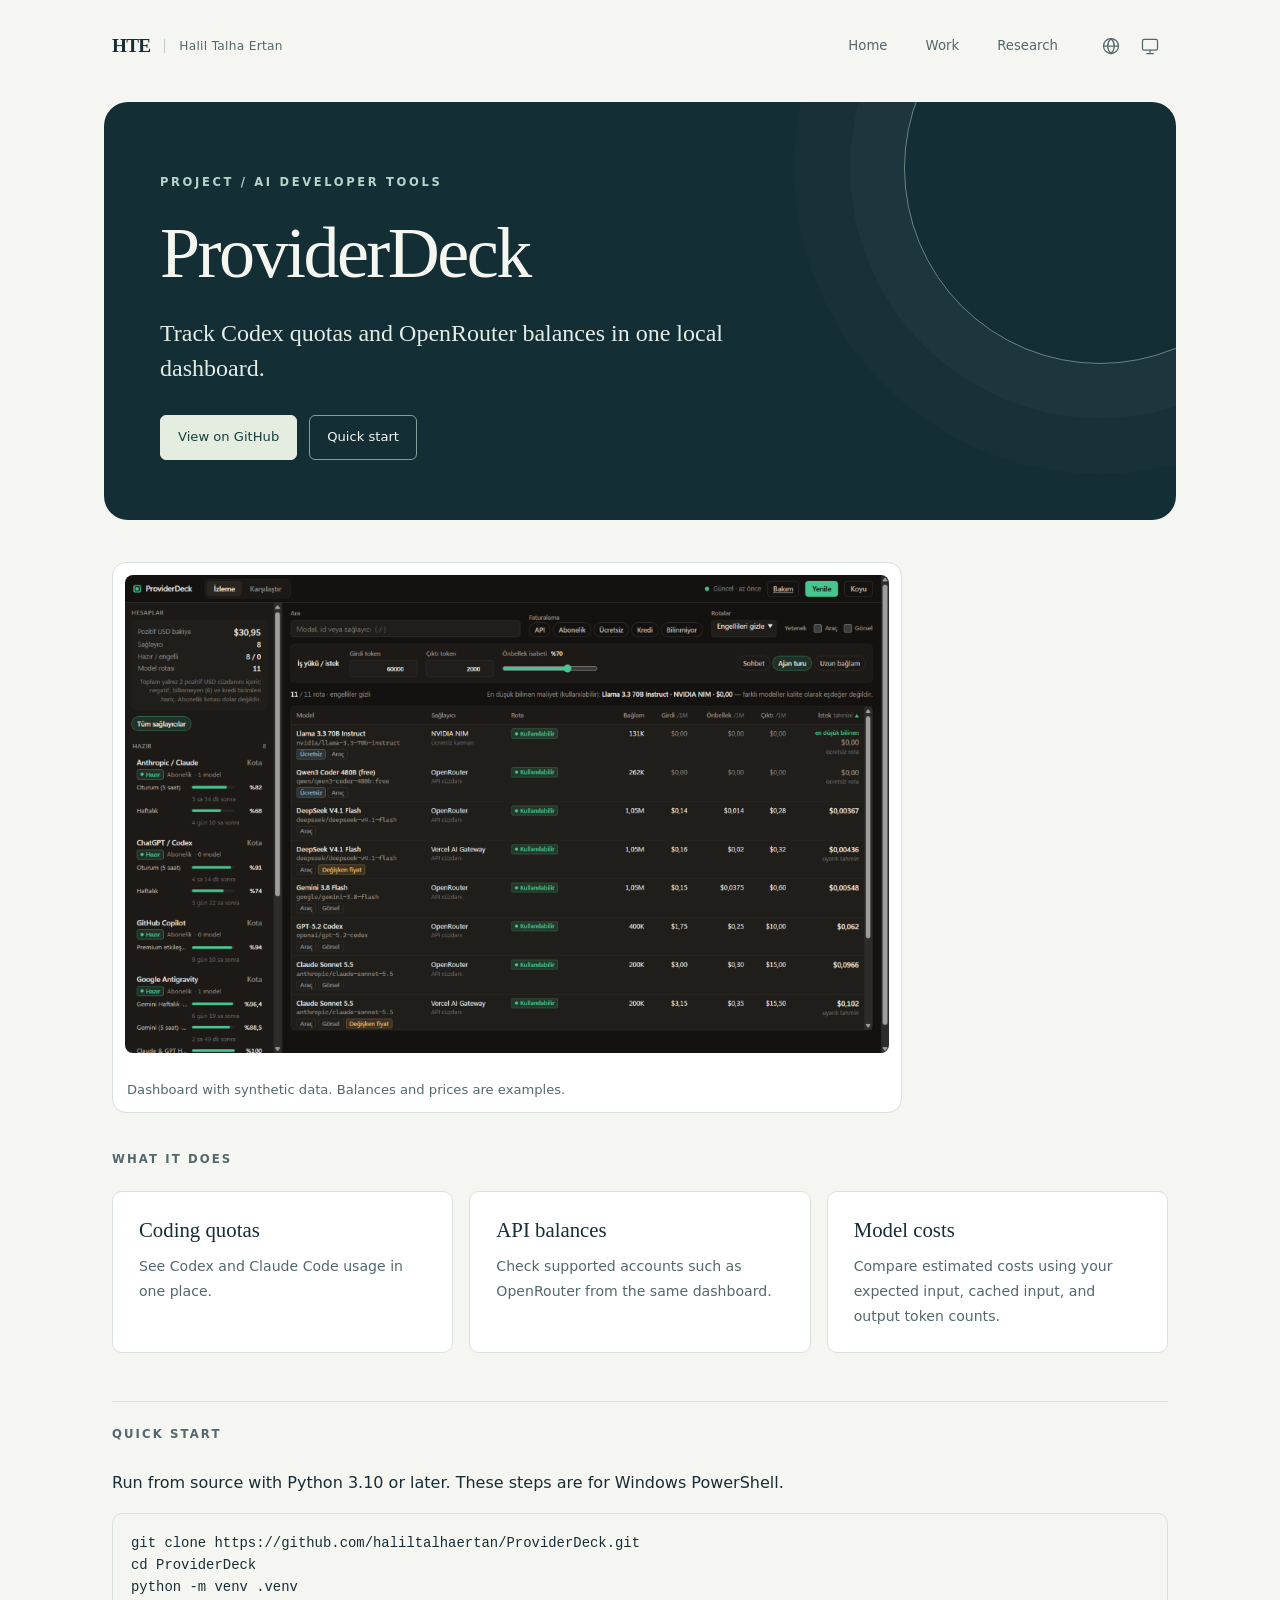
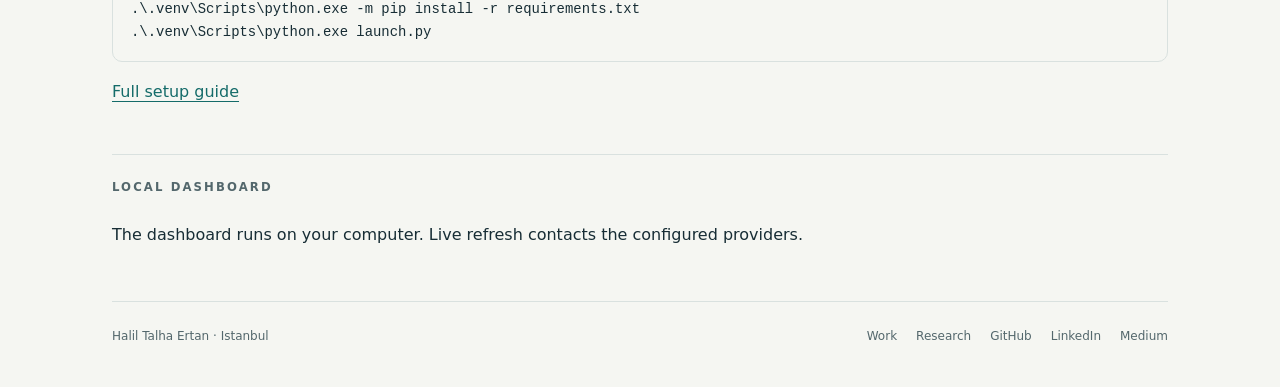
<file: providerdeck/index.html>
<!DOCTYPE html>
<html lang="en">
<head>
<meta charset="utf-8">
<script src="../assets/preferences-init.js"></script>
<meta name="viewport" content="width=device-width, initial-scale=1">
<title data-i18n="pdTitle">ProviderDeck | Track Codex quotas and OpenRouter balances on Windows</title>
<meta name="description" content="ProviderDeck is a local dashboard and Windows tray app for AI coding quotas, API balances, and comparing model costs with cached input." data-i18n-content="pdDesc">
<link rel="canonical" href="https://haliltalhaertan.github.io/providerdeck/">
<meta name="theme-color" content="#142e36">
<meta property="og:type" content="website">
<meta property="og:title" content="ProviderDeck | Track Codex quotas and OpenRouter balances on Windows" data-i18n-content="pdTitle">
<meta property="og:description" content="ProviderDeck is a local dashboard and Windows tray app for AI coding quotas, API balances, and comparing model costs with cached input." data-i18n-content="pdDesc">
<meta property="og:url" content="https://haliltalhaertan.github.io/providerdeck/">
<meta property="og:image" content="https://haliltalhaertan.github.io/providerdeck/dashboard-demo.png">
<meta property="og:image:width" content="1024">
<meta property="og:image:height" content="640">
<meta name="twitter:card" content="summary_large_image">
<link rel="stylesheet" href="../assets/site.css">
<link rel="stylesheet" href="../assets/preferences.css">
<style>
.pd-demo{margin:0 0 36px;padding:12px;border:1px solid var(--line);border-radius:14px}
.pd-demo img{display:block;width:100%;height:auto;border-radius:8px}
.pd-demo figcaption{padding:8px 2px 0;color:var(--muted);font-size:.82rem}
.pd-grid{grid-template-columns:repeat(3,minmax(0,1fr))}
.pd-start pre{padding:18px;overflow:auto;border:1px solid var(--line);border-radius:10px;font-size:.87rem;line-height:1.6}
@media(max-width:750px){.pd-grid{grid-template-columns:1fr}}
</style>
<script src="../assets/translations.js" defer></script>
<script src="../assets/work-projects-i18n.js" defer></script>
<script src="../assets/providerdeck-i18n.js" defer></script>
<script src="../assets/preferences.js" defer></script>
</head>
<body>
<div class="site-shell"><a class="skip-link" href="#main-content" data-i18n="t0a4470d64e9d">Skip to content</a>
<div class="site-bar"><a class="wordmark" href="../" aria-label="Halil Talha Ertan, home" data-i18n-aria-label="t88a4f5eae7a2" data-i18n="t7994fc02be80">HTE<span>Halil Talha Ertan</span></a>
<nav class="site-nav" aria-label="Main navigation" data-i18n-aria-label="tefd197f3fce4">
<a href="../" data-i18n="t70f8bb9a8a53">Home</a><a href="../work/" data-i18n="t00040bab8a78">Work</a><a href="../researchs/" data-i18n="tbe601df25eea">Research</a>
</nav><div class="site-preferences"><div class="preference-control"><button type="button" class="preference-icon" id="language-toggle" aria-label="Language" title="Language" aria-haspopup="menu" aria-expanded="false" aria-controls="language-panel"><svg viewBox="0 0 24 24" aria-hidden="true"><circle cx="12" cy="12" r="9"/><path d="M3 12h18M12 3c3 3 4 6 4 9s-1 6-4 9c-3-3-4-6-4-9s1-6 4-9Z"/></svg></button><div class="preferences-panel" id="language-panel" role="menu" aria-label="Language" hidden><button type="button" role="menuitemradio" aria-checked="false" tabindex="-1" data-language="en" lang="en"><span>English</span><span class="choice-check" aria-hidden="true">✓</span></button><button type="button" role="menuitemradio" aria-checked="false" tabindex="-1" data-language="de" lang="de"><span>Deutsch</span><span class="choice-check" aria-hidden="true">✓</span></button><button type="button" role="menuitemradio" aria-checked="false" tabindex="-1" data-language="tr" lang="tr"><span>Türkçe</span><span class="choice-check" aria-hidden="true">✓</span></button><button type="button" role="menuitemradio" aria-checked="false" tabindex="-1" data-language="zh" lang="zh"><span>简体中文</span><span class="choice-check" aria-hidden="true">✓</span></button><button type="button" role="menuitemradio" aria-checked="false" tabindex="-1" data-language="ru" lang="ru"><span>Русский</span><span class="choice-check" aria-hidden="true">✓</span></button><button type="button" role="menuitemradio" aria-checked="false" tabindex="-1" data-language="ja" lang="ja"><span>日本語</span><span class="choice-check" aria-hidden="true">✓</span></button><button type="button" role="menuitemradio" aria-checked="false" tabindex="-1" data-language="ko" lang="ko"><span>한국어</span><span class="choice-check" aria-hidden="true">✓</span></button><button type="button" role="menuitemradio" aria-checked="false" tabindex="-1" data-language="es" lang="es"><span>Español</span><span class="choice-check" aria-hidden="true">✓</span></button></div></div><div class="preference-control"><button type="button" class="preference-icon" id="theme-toggle" aria-label="Appearance" title="Appearance" aria-haspopup="menu" aria-expanded="false" aria-controls="theme-panel"><svg viewBox="0 0 24 24" aria-hidden="true" data-theme-icon="system"><rect x="3" y="4" width="18" height="13" rx="2"/><path d="M8 21h8M12 17v4"/></svg><svg viewBox="0 0 24 24" aria-hidden="true" data-theme-icon="light" hidden><circle cx="12" cy="12" r="4"/><path d="M12 2v2m0 16v2M2 12h2m16 0h2M5 5l1.5 1.5m11 11L19 19M5 19l1.5-1.5m11-11L19 5"/></svg><svg viewBox="0 0 24 24" aria-hidden="true" data-theme-icon="dark" hidden><path d="M20.8 13.5A9 9 0 0 1 10.5 3.2 9 9 0 1 0 20.8 13.5Z"/></svg></button><div class="preferences-panel theme-panel" id="theme-panel" role="menu" aria-label="Appearance" hidden><button type="button" role="menuitemradio" aria-checked="false" tabindex="-1" data-theme="system"><svg viewBox="0 0 24 24" aria-hidden="true" ><rect x="3" y="4" width="18" height="13" rx="2"/><path d="M8 21h8M12 17v4"/></svg><span data-ui="system">System</span><span class="choice-check" aria-hidden="true">✓</span></button><button type="button" role="menuitemradio" aria-checked="false" tabindex="-1" data-theme="light"><svg viewBox="0 0 24 24" aria-hidden="true" ><circle cx="12" cy="12" r="4"/><path d="M12 2v2m0 16v2M2 12h2m16 0h2M5 5l1.5 1.5m11 11L19 19M5 19l1.5-1.5m11-11L19 5"/></svg><span data-ui="light">Light</span><span class="choice-check" aria-hidden="true">✓</span></button><button type="button" role="menuitemradio" aria-checked="false" tabindex="-1" data-theme="dark"><svg viewBox="0 0 24 24" aria-hidden="true" ><path d="M20.8 13.5A9 9 0 0 1 10.5 3.2 9 9 0 1 0 20.8 13.5Z"/></svg><span data-ui="dark">Dark</span><span class="choice-check" aria-hidden="true">✓</span></button></div></div></div></div></div>
<main id="main-content" tabindex="-1">
<header class="hero">
  <p class="eyebrow" data-i18n="pdEyebrow">Project / AI developer tools</p>
  <h1>ProviderDeck</h1>
  <p class="hero-summary" data-i18n="pdLead">Track Codex quotas and OpenRouter balances in one local dashboard.</p>
  <div class="hero-actions">
    <a href="https://github.com/haliltalhaertan/ProviderDeck" data-i18n="workRepoLink">View on GitHub</a>
    <a href="#quick-start" data-i18n="pdStart">Quick start</a>
  </div>
</header>
<figure class="pd-demo">
  <img src="dashboard-demo.png" width="1024" height="640" alt="ProviderDeck dashboard with account balances, provider status and cost estimates" data-i18n-alt="pdCaption" decoding="async">
  <figcaption data-i18n="pdCaption">Dashboard with synthetic data. Balances and prices are examples.</figcaption>
</figure>
<section aria-labelledby="features-title">
  <div class="section-intro"><h2 id="features-title" data-i18n="pdFeatures">What it does</h2></div>
  <div class="expertise-grid pd-grid">
    <article class="expertise-card"><h3 data-i18n="pdQuota">Coding quotas</h3><p data-i18n="pdQuotaText">See Codex and Claude Code usage in one place.</p></article>
    <article class="expertise-card"><h3 data-i18n="pdBalance">API balances</h3><p data-i18n="pdBalanceText">Check supported accounts such as OpenRouter from the same dashboard.</p></article>
    <article class="expertise-card"><h3 data-i18n="pdCosts">Model costs</h3><p data-i18n="pdCostsText">Compare estimated costs using your expected input, cached input, and output token counts.</p></article>
  </div>
</section>
<section class="pd-start" id="quick-start" aria-labelledby="start-title">
  <h2 id="start-title" data-i18n="pdStart">Quick start</h2>
  <p data-i18n="pdStartText">Run from source with Python 3.10 or later. These steps are for Windows PowerShell.</p>
  <pre><code>git clone https://github.com/haliltalhaertan/ProviderDeck.git
cd ProviderDeck
python -m venv .venv
.\.venv\Scripts\python.exe -m pip install -r requirements.txt
.\.venv\Scripts\python.exe launch.py</code></pre>
  <p><a href="https://github.com/haliltalhaertan/ProviderDeck#manual-quick-start" data-i18n="pdInstall">Full setup guide</a></p>
</section>
<section aria-labelledby="privacy-title">
  <h2 id="privacy-title" data-i18n="pdPrivacy">Local dashboard</h2>
  <p data-i18n="pdPrivacyText">The dashboard runs on your computer. Live refresh contacts the configured providers.</p>
</section>
<footer class="site-footer"><span>Halil Talha Ertan <span aria-hidden="true">·</span> Istanbul</span><nav aria-label="Footer navigation" data-i18n-aria-label="ta32d98c0efff"><a href="../work/" data-i18n="t00040bab8a78">Work</a><a href="../researchs/" data-i18n="tbe601df25eea">Research</a><a href="https://github.com/haliltalhaertan" data-i18n="t5442e2b64fa0">GitHub</a><a href="https://www.linkedin.com/in/haliltalhaertan/" rel="me" data-i18n="t6b6390a44161">LinkedIn</a><a href="https://medium.com/@haliltalhaertan" rel="me">Medium</a></nav></footer>
</main>
</body>
</html>
</file>
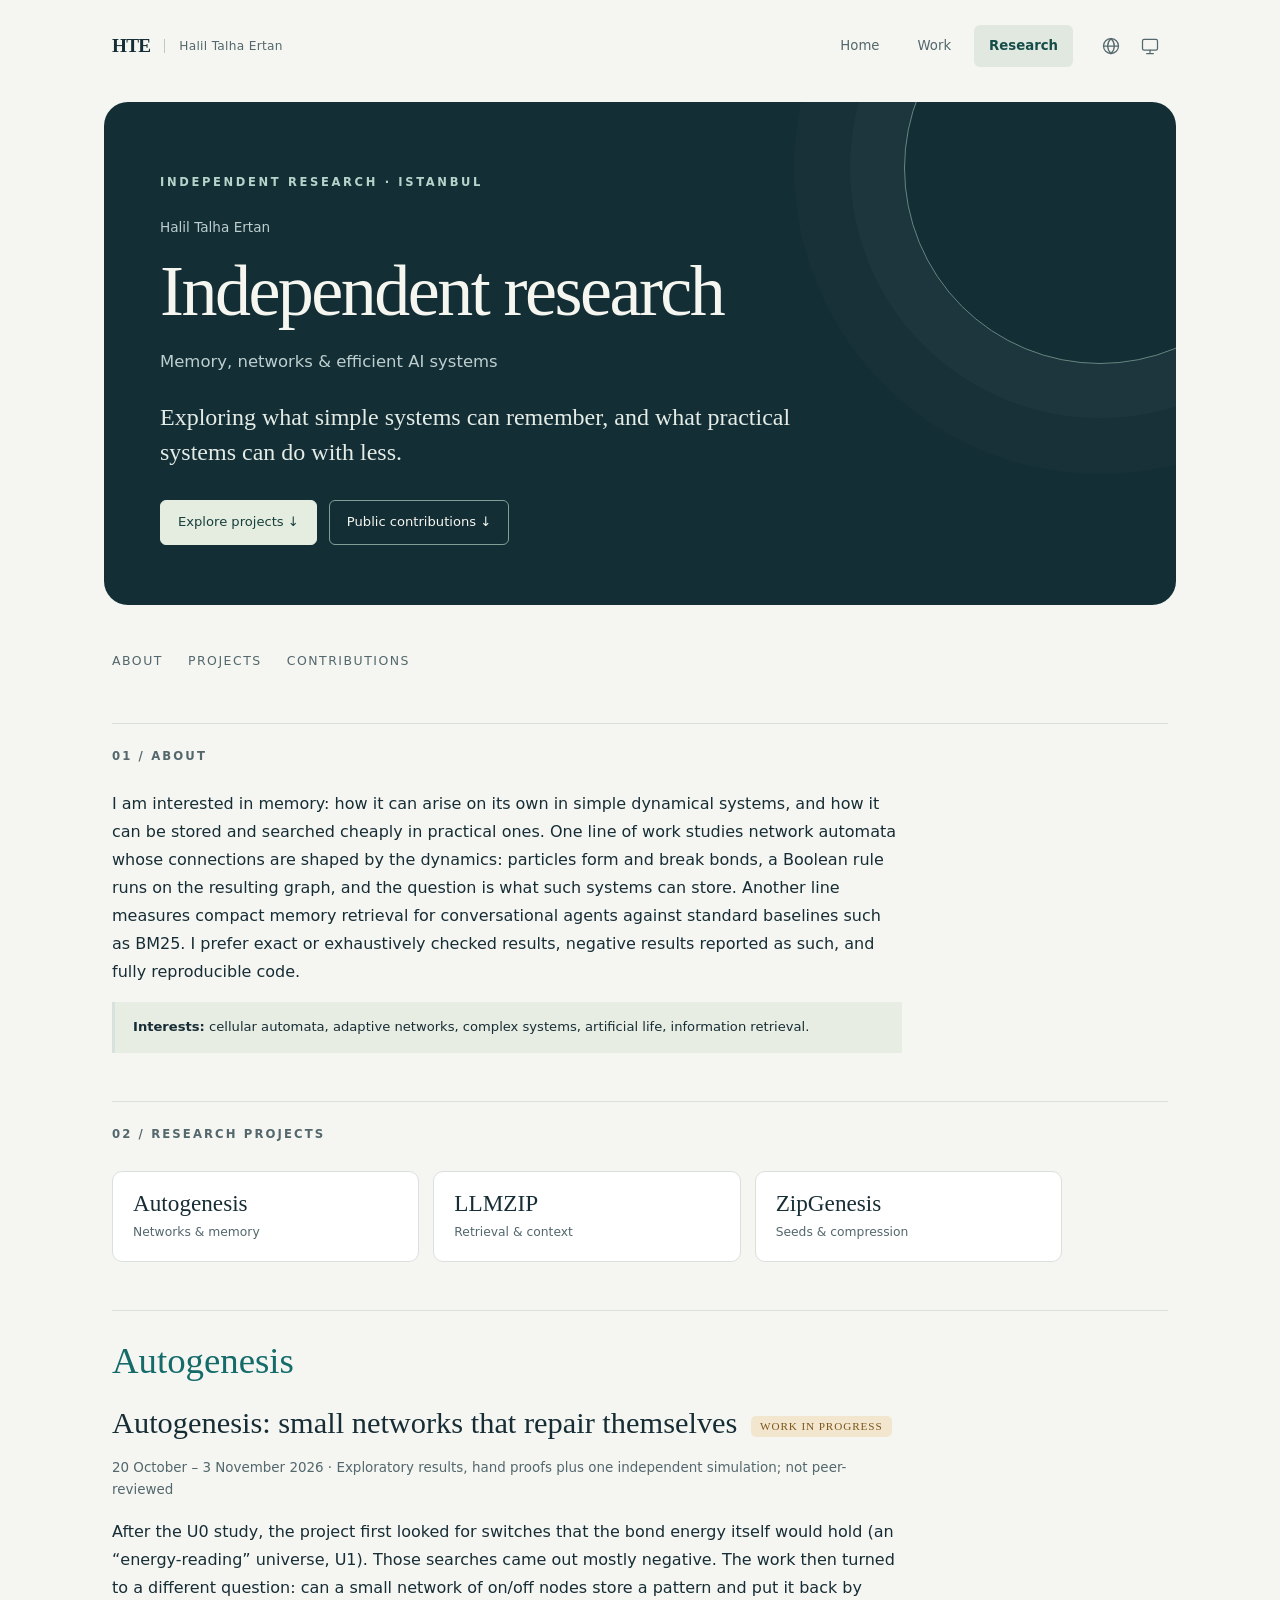
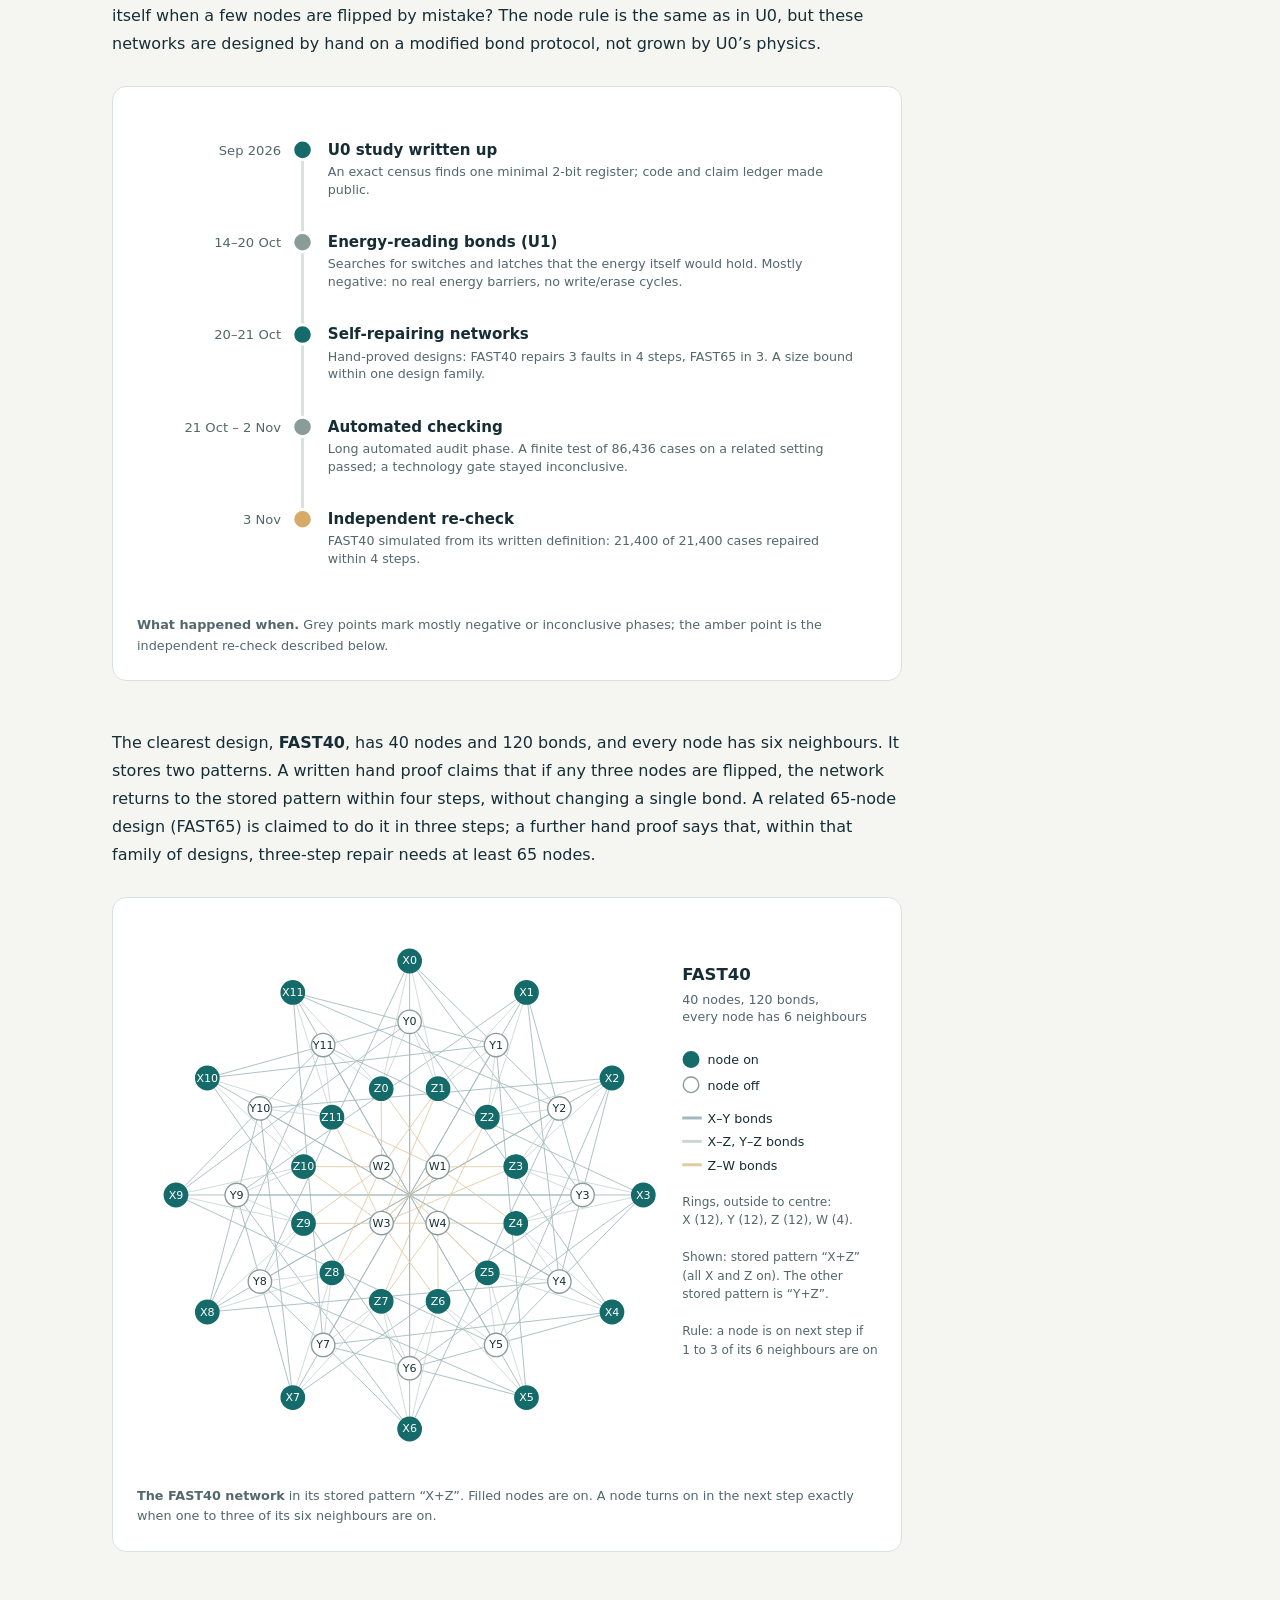
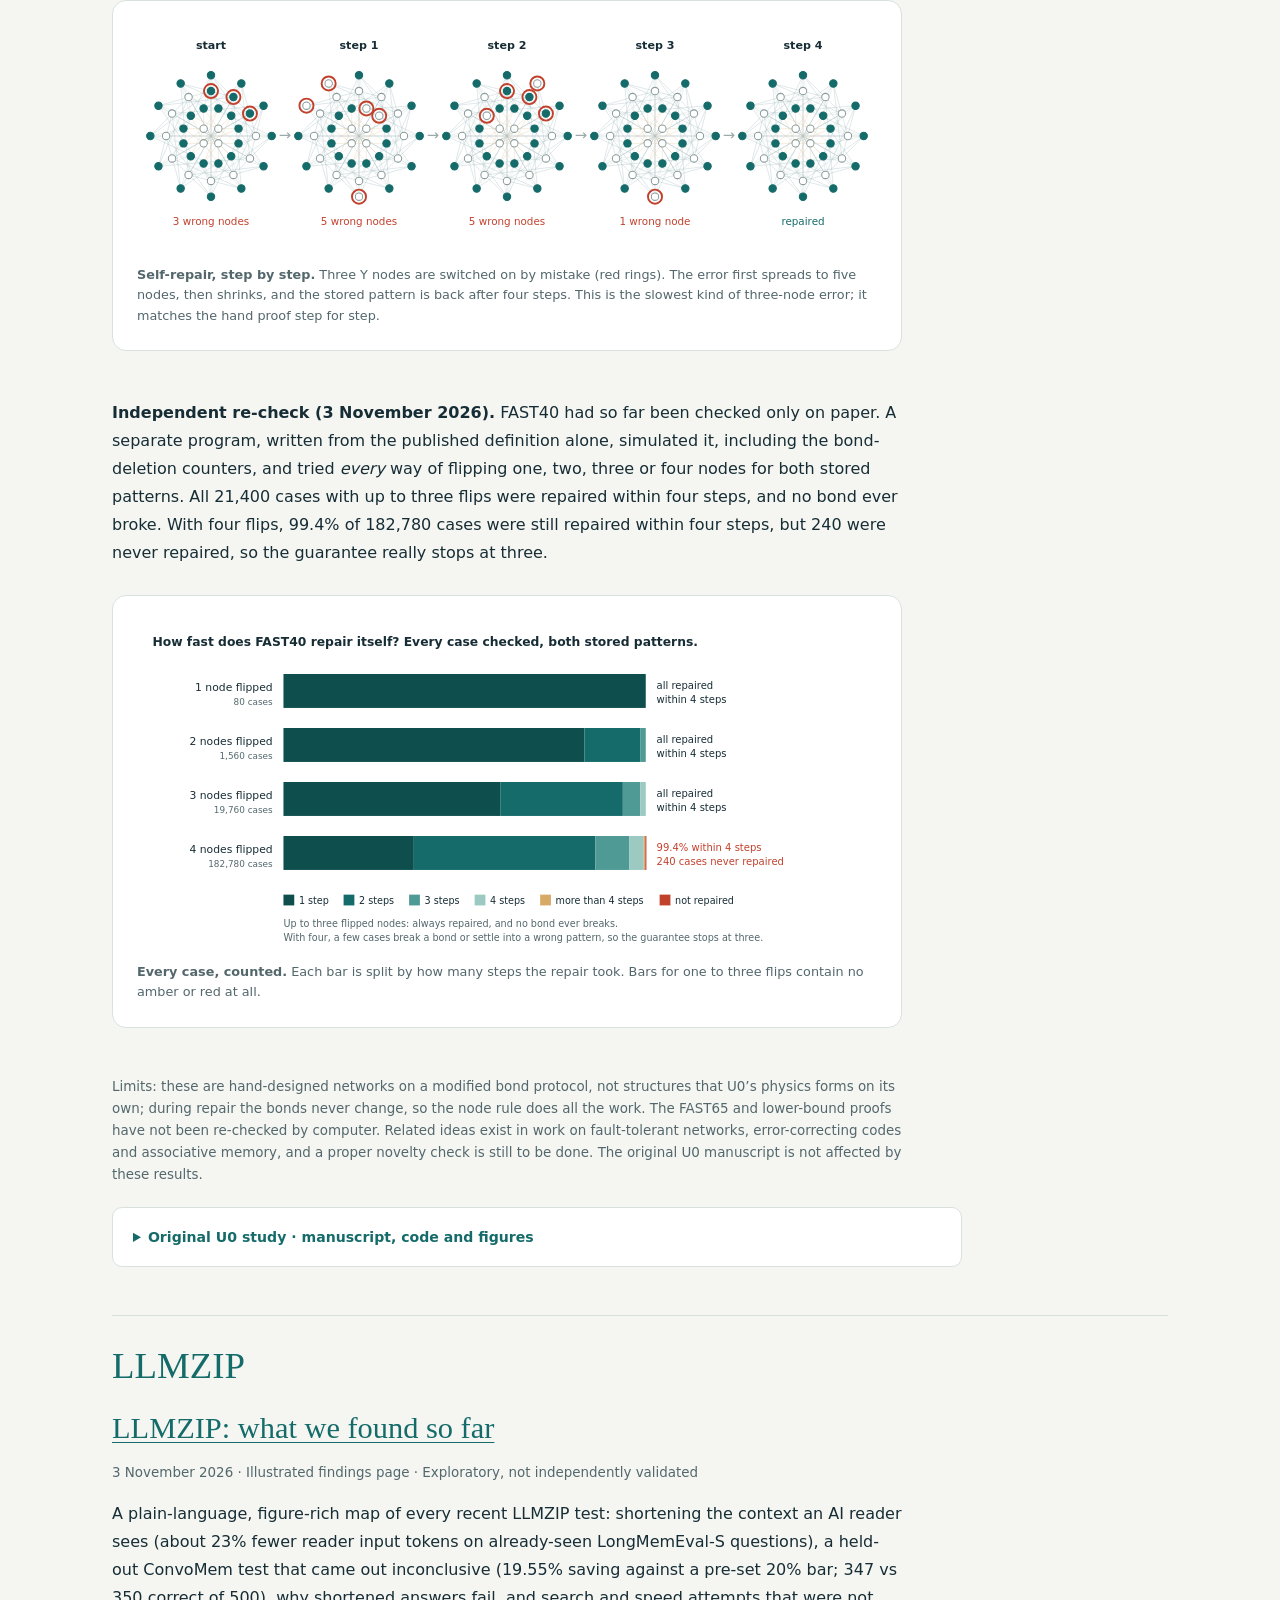
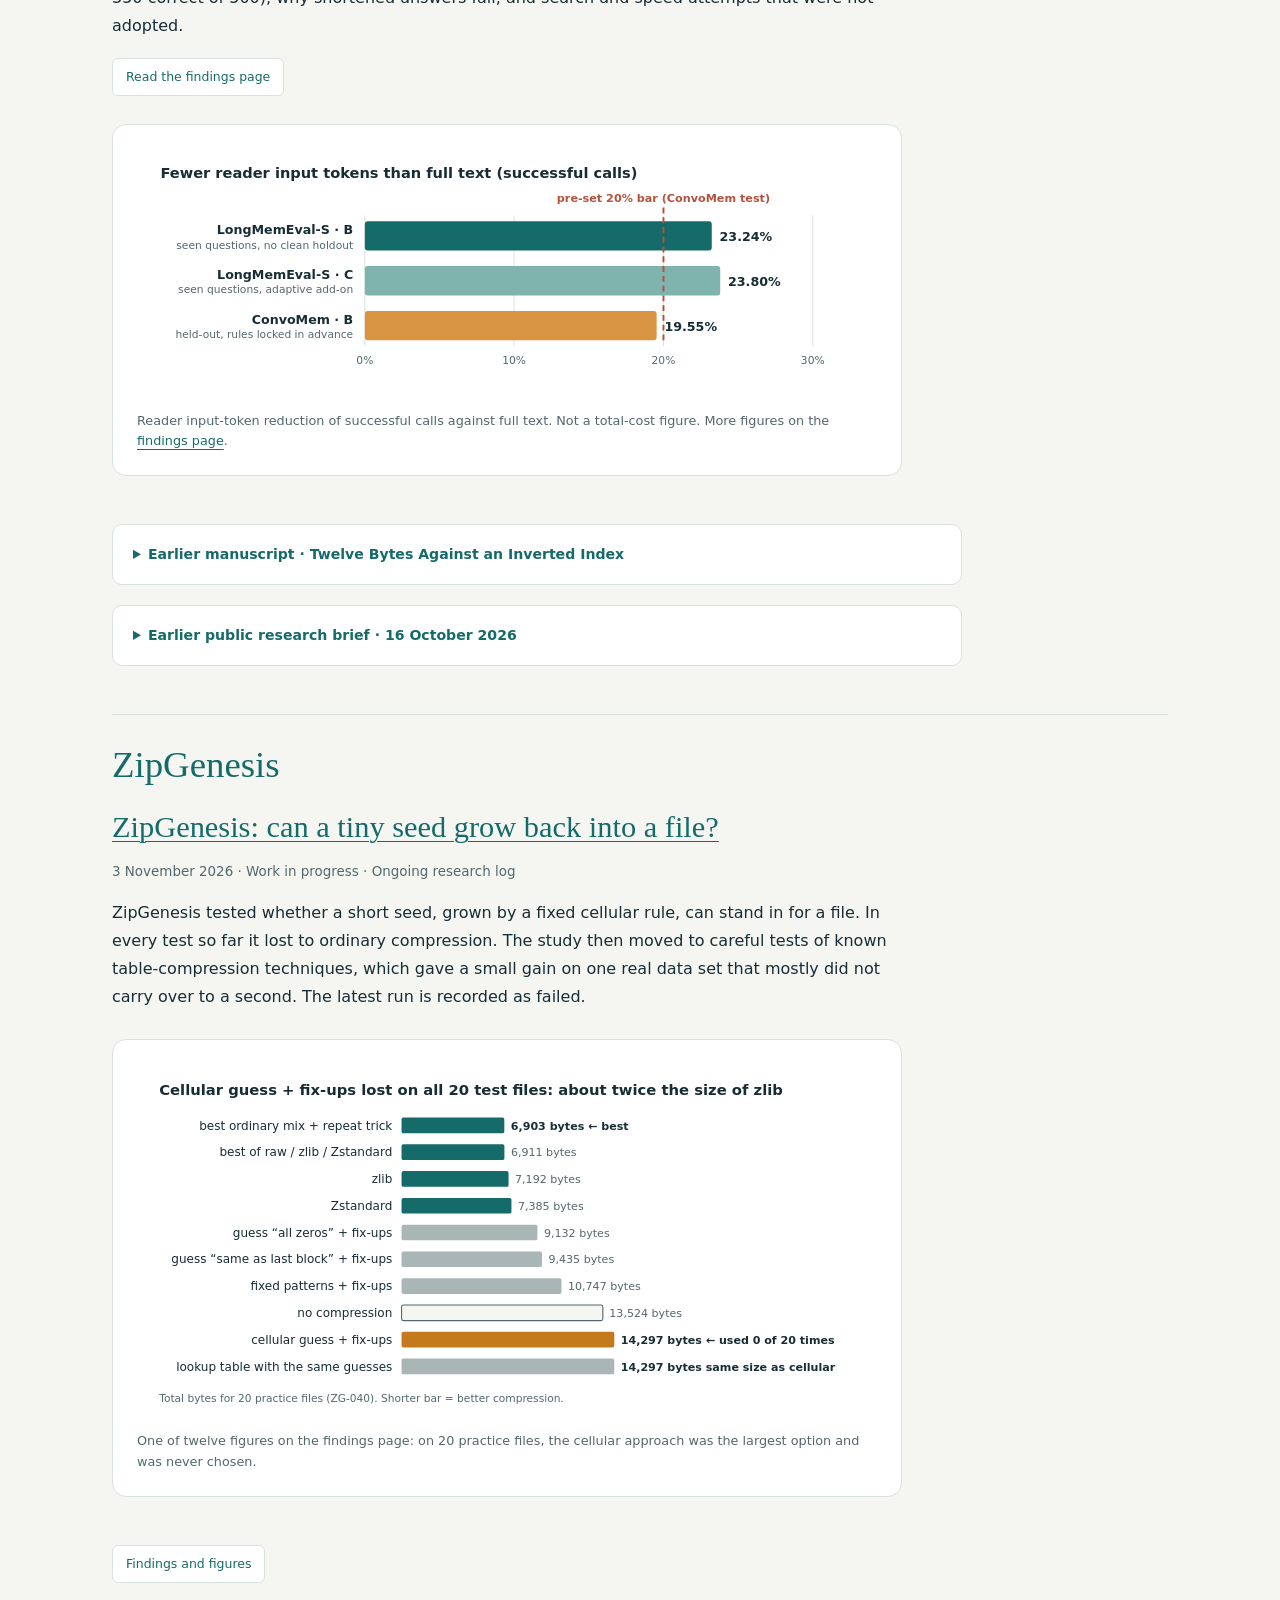
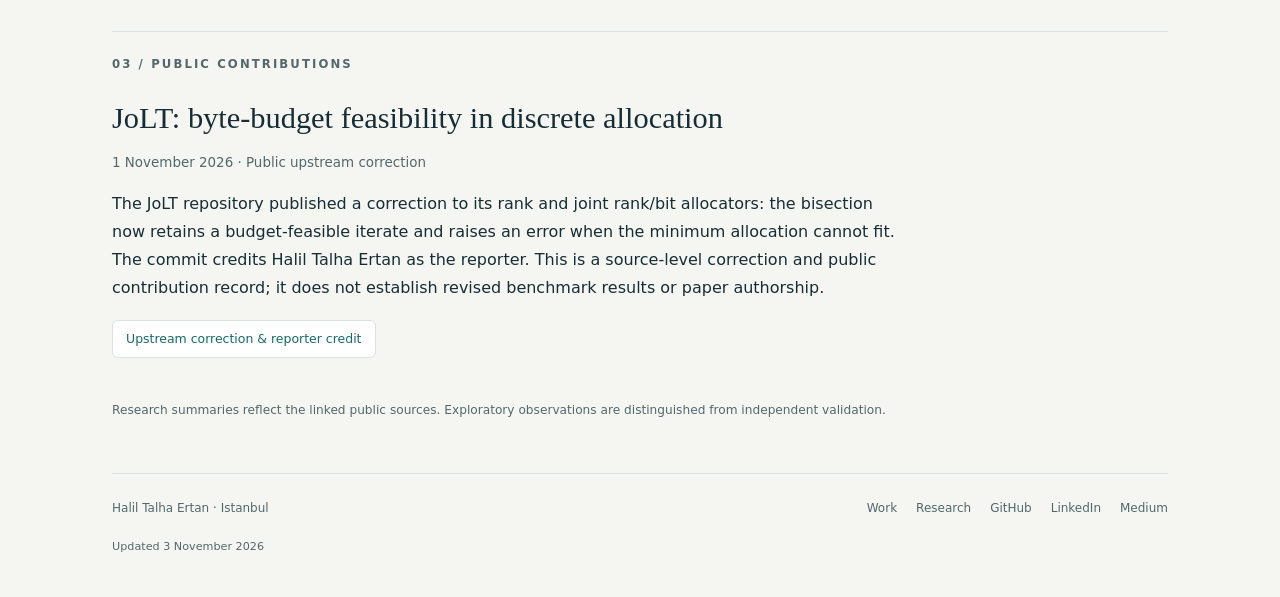
<file: researchs/index.html>
<!DOCTYPE html>
<html lang="en">
<head>
<meta charset="utf-8">
<script src="../assets/preferences-init.js"></script>
<meta name="viewport" content="width=device-width, initial-scale=1" data-i18n-content="tdf3afd1d0428">
<title data-i18n="taa9258d89ab1">Research | Halil Talha Ertan</title>
<meta name="description" content="Independent research into memory, adaptive networks, AI context selection and compression: Autogenesis, LLMZIP and ZipGenesis." data-i18n-content="ta913217139cc">
<link rel="canonical" href="https://haliltalhaertan.github.io/researchs/">
<meta name="theme-color" content="#142e36">
<meta property="og:type" content="website">
<meta property="og:title" content="Research | Halil Talha Ertan" data-i18n-content="taa9258d89ab1">
<meta property="og:description" content="Independent research into memory, adaptive networks, AI context selection and compression: Autogenesis, LLMZIP and ZipGenesis." data-i18n-content="ta913217139cc">
<meta property="og:url" content="https://haliltalhaertan.github.io/researchs/">
<link rel="stylesheet" href="../assets/site.css">


<link rel="stylesheet" href="../assets/preferences.css">
<script src="../assets/translations.js" defer></script>
<script src="../assets/preferences.js" defer></script>
</head>
<body>
<div class="site-shell"><a class="skip-link" href="#main-content" data-i18n="t0a4470d64e9d">Skip to content</a>
<div class="site-bar"><a class="wordmark" href="../" aria-label="Halil Talha Ertan, home" data-i18n-aria-label="t88a4f5eae7a2" data-i18n="t7994fc02be80">HTE<span>Halil Talha Ertan</span></a>
<nav class="site-nav" aria-label="Main navigation" data-i18n-aria-label="tefd197f3fce4">
<a href="../" data-i18n="t70f8bb9a8a53">Home</a><a href="../work/" data-i18n="t00040bab8a78">Work</a><a href="../researchs/" aria-current="page" data-i18n="tbe601df25eea">Research</a>
</nav><div class="site-preferences"><div class="preference-control"><button type="button" class="preference-icon" id="language-toggle" aria-label="Language" title="Language" aria-haspopup="menu" aria-expanded="false" aria-controls="language-panel"><svg viewBox="0 0 24 24" aria-hidden="true"><circle cx="12" cy="12" r="9"/><path d="M3 12h18M12 3c3 3 4 6 4 9s-1 6-4 9c-3-3-4-6-4-9s1-6 4-9Z"/></svg></button><div class="preferences-panel" id="language-panel" role="menu" aria-label="Language" hidden><button type="button" role="menuitemradio" aria-checked="false" tabindex="-1" data-language="en" lang="en"><span>English</span><span class="choice-check" aria-hidden="true">✓</span></button><button type="button" role="menuitemradio" aria-checked="false" tabindex="-1" data-language="de" lang="de"><span>Deutsch</span><span class="choice-check" aria-hidden="true">✓</span></button><button type="button" role="menuitemradio" aria-checked="false" tabindex="-1" data-language="tr" lang="tr"><span>Türkçe</span><span class="choice-check" aria-hidden="true">✓</span></button><button type="button" role="menuitemradio" aria-checked="false" tabindex="-1" data-language="zh" lang="zh"><span>简体中文</span><span class="choice-check" aria-hidden="true">✓</span></button><button type="button" role="menuitemradio" aria-checked="false" tabindex="-1" data-language="ru" lang="ru"><span>Русский</span><span class="choice-check" aria-hidden="true">✓</span></button><button type="button" role="menuitemradio" aria-checked="false" tabindex="-1" data-language="ja" lang="ja"><span>日本語</span><span class="choice-check" aria-hidden="true">✓</span></button><button type="button" role="menuitemradio" aria-checked="false" tabindex="-1" data-language="ko" lang="ko"><span>한국어</span><span class="choice-check" aria-hidden="true">✓</span></button><button type="button" role="menuitemradio" aria-checked="false" tabindex="-1" data-language="es" lang="es"><span>Español</span><span class="choice-check" aria-hidden="true">✓</span></button></div></div><div class="preference-control"><button type="button" class="preference-icon" id="theme-toggle" aria-label="Appearance" title="Appearance" aria-haspopup="menu" aria-expanded="false" aria-controls="theme-panel"><svg viewBox="0 0 24 24" aria-hidden="true" data-theme-icon="system"><rect x="3" y="4" width="18" height="13" rx="2"/><path d="M8 21h8M12 17v4"/></svg><svg viewBox="0 0 24 24" aria-hidden="true" data-theme-icon="light" hidden><circle cx="12" cy="12" r="4"/><path d="M12 2v2m0 16v2M2 12h2m16 0h2M5 5l1.5 1.5m11 11L19 19M5 19l1.5-1.5m11-11L19 5"/></svg><svg viewBox="0 0 24 24" aria-hidden="true" data-theme-icon="dark" hidden><path d="M20.8 13.5A9 9 0 0 1 10.5 3.2 9 9 0 1 0 20.8 13.5Z"/></svg></button><div class="preferences-panel theme-panel" id="theme-panel" role="menu" aria-label="Appearance" hidden><button type="button" role="menuitemradio" aria-checked="false" tabindex="-1" data-theme="system"><svg viewBox="0 0 24 24" aria-hidden="true" ><rect x="3" y="4" width="18" height="13" rx="2"/><path d="M8 21h8M12 17v4"/></svg><span data-ui="system">System</span><span class="choice-check" aria-hidden="true">✓</span></button><button type="button" role="menuitemradio" aria-checked="false" tabindex="-1" data-theme="light"><svg viewBox="0 0 24 24" aria-hidden="true" ><circle cx="12" cy="12" r="4"/><path d="M12 2v2m0 16v2M2 12h2m16 0h2M5 5l1.5 1.5m11 11L19 19M5 19l1.5-1.5m11-11L19 5"/></svg><span data-ui="light">Light</span><span class="choice-check" aria-hidden="true">✓</span></button><button type="button" role="menuitemradio" aria-checked="false" tabindex="-1" data-theme="dark"><svg viewBox="0 0 24 24" aria-hidden="true" ><path d="M20.8 13.5A9 9 0 0 1 10.5 3.2 9 9 0 1 0 20.8 13.5Z"/></svg><span data-ui="dark">Dark</span><span class="choice-check" aria-hidden="true">✓</span></button></div></div></div></div></div>
<main id="main-content" tabindex="-1">
<header class="hero"><p class="eyebrow" data-i18n="t936ad329fe9c">Independent research &middot; Istanbul</p><p class="page-identity" data-i18n="t288ffd0161ac">Halil Talha Ertan</p><h1 data-i18n="t34a01fcc249e">Independent research</h1><p class="affil" data-i18n="t7f84ce7e7352">Memory, networks &amp; efficient AI systems</p><p class="hero-summary" data-i18n="t5e4ec7c6a206">Exploring what simple systems can remember, and what practical systems can do with less.</p><div class="hero-actions"><a href="#papers" data-i18n="t4dea233ba33e">Explore projects &darr;</a><a href="#contributions" data-i18n="t215b235088bd">Public contributions &darr;</a></div></header>
<nav class="nav page-nav" aria-label="Page sections" data-i18n-aria-label="t630cb51eecc0"><a href="#about" data-i18n="t6b21fb791ac0">About</a><a href="#papers" data-i18n="t53e890d5f0ff">Projects</a><a href="#contributions" data-i18n="taa11023ff599">Contributions</a></nav><h2 id="about" data-i18n="tb5cdd6b27545">01 / About</h2>
  <p data-i18n="tec092aeb55bd">I am interested in memory: how it can arise on its own in simple dynamical systems,
  and how it can be stored and searched cheaply in practical ones. One line of work studies network
  automata whose connections are shaped by the dynamics: particles form and break bonds, a Boolean
  rule runs on the resulting graph, and the question is what such systems can store. Another line
  measures compact memory retrieval for conversational agents against standard baselines such as BM25.
  I prefer exact or exhaustively checked results, negative results reported as such,
  and fully reproducible code.</p>
  <p class="tags" data-i18n="t6c5d9e7952c0"><strong>Interests:</strong> cellular automata, adaptive networks, complex systems, artificial life, information retrieval.</p>


  <h2 id="papers" data-i18n="t6014de5f276d">02 / Research projects</h2>
  <span id="updates" class="anchor-alias" aria-hidden="true"></span>
  <nav class="project-nav" aria-label="Research projects" data-i18n-aria-label="ta169f1e8b869">
    <a href="#autogenesis" data-i18n="t27b774bf6b55"><strong>Autogenesis</strong><span>Networks &amp; memory</span></a>
    <a href="#llmzip" data-i18n="t50993cc7092d"><strong>LLMZIP</strong><span>Retrieval &amp; context</span></a>
    <a href="#zipgenesis" data-i18n="tdbd94cad95a0"><strong>ZipGenesis</strong><span>Seeds &amp; compression</span></a>
  </nav>
  <section class="research-project" id="autogenesis" aria-labelledby="autogenesis-heading">
    <h3 id="autogenesis-heading" data-i18n="t2f9b34d4265e">Autogenesis</h3>
      <p class="pub-title" id="autogenesis-2026-11" data-i18n="tf06d08844f27">Autogenesis: small networks that repair themselves <span class="status">Work in progress</span></p>
  <p class="pub-meta" data-i18n="t0d5b1f06f577">20 October &ndash; 3 November 2026 &middot; Exploratory results, hand proofs plus one independent simulation; not peer-reviewed</p>
  <p data-i18n="t8a280bb3b9b6">After the U0 study, the project first looked for switches that the bond energy itself would hold
  (an &ldquo;energy-reading&rdquo; universe, U1). Those searches came out mostly negative. The work then
  turned to a different question: can a small network of on/off nodes store a pattern and put it back by
  itself when a few nodes are flipped by mistake? The node rule is the same as in U0, but these networks are
  designed by hand on a modified bond protocol, not grown by U0&rsquo;s physics.</p>
  <figure>
    <img src="../img/autogenesis/autogenesis_timeline.svg" alt="Timeline of the autogenesis research from September to November 2026" data-i18n-alt="tfb48ae3976ae" loading="lazy">
    <figcaption data-i18n="t0d01fb825a3e"><strong>What happened when.</strong> Grey points mark mostly negative or inconclusive phases; the amber point is the independent re-check described below.</figcaption>
  </figure>

  <p data-i18n="t755ebcf7812c">The clearest design, <strong>FAST40</strong>, has 40 nodes and 120 bonds, and every node has six
  neighbours. It stores two patterns. A written hand proof claims that if any three nodes are flipped,
  the network returns to the stored pattern within four steps, without changing a single bond.
  A related 65-node design (FAST65) is claimed to do it in three steps; a further hand proof says that, within
  that family of designs, three-step repair needs at least 65 nodes.</p>
  <figure>
    <img src="../img/autogenesis/fast40_network.svg" alt="The FAST40 network: four rings of nodes X, Y, Z and W" data-i18n-alt="t887c8587ebda" loading="lazy">
    <figcaption data-i18n="tdc58e1c26f17"><strong>The FAST40 network</strong> in its stored pattern &ldquo;X+Z&rdquo;. Filled nodes are on. A node turns on in the next step exactly when one to three of its six neighbours are on.</figcaption>
  </figure>

  <figure>
    <img src="../img/autogenesis/fast40_repair.svg" alt="Five snapshots of FAST40 repairing three flipped nodes" data-i18n-alt="tf623c35bb8f2" loading="lazy">
    <figcaption data-i18n="t4195d2c0f73a"><strong>Self-repair, step by step.</strong> Three Y nodes are switched on by mistake (red rings). The error first spreads to five nodes, then shrinks, and the stored pattern is back after four steps. This is the slowest kind of three-node error; it matches the hand proof step for step.</figcaption>
  </figure>

  <p data-i18n="t79047bccbe1a"><strong>Independent re-check (3 November 2026).</strong> FAST40 had so far been checked only on paper.
  A separate program, written from the published definition alone, simulated it, including the bond-deletion counters, and tried
  <em>every</em> way of flipping one, two, three or four nodes for both stored patterns.
  All 21,400 cases with up to three flips were repaired within four steps, and no bond ever broke.
  With four flips, 99.4% of 182,780 cases were still repaired within four steps, but 240 were never repaired,
  so the guarantee really stops at three.</p>
  <figure>
    <img src="../img/autogenesis/fast40_recovery.svg" alt="Bar chart of FAST40 repair times for one to four flipped nodes" data-i18n-alt="t3bdd04130239" loading="lazy">
    <figcaption data-i18n="tff5c2e10568e"><strong>Every case, counted.</strong> Each bar is split by how many steps the repair took. Bars for one to three flips contain no amber or red at all.</figcaption>
  </figure>

  <p class="pub-meta" data-i18n="td7166b17fea8">Limits: these are hand-designed networks on a modified bond protocol, not structures that
  U0&rsquo;s physics forms on its own; during repair the bonds never change, so the node rule does all the work.
  The FAST65 and lower-bound proofs have not been re-checked by computer. Related ideas exist in work on
  fault-tolerant networks, error-correcting codes and associative memory, and a proper novelty check is still to be done.
  The original U0 manuscript is not affected by these results.</p>


    <details class="research-archive"><summary data-i18n="tce9d5664f268">Original U0 study · manuscript, code and figures</summary><div class="archive-content">
        <p class="pub-title" data-i18n="td4c7378aae15">Memory without mechanics: exact analysis of a particle-network automaton with rule-driven bonds</p>
  <p class="pub-meta" data-i18n="t806ad29f4d53">H. T. Ertan &middot; Autogenesis U0 &middot; Manuscript, 2026 &middot; not yet peer-reviewed</p>
  <div class="pub-links">
    <!-- <a href="https://arxiv.org/abs/XXXX.XXXXX" data-i18n="tbce9e8a0133b">arXiv</a> -->
    <!-- <a href="https://arxiv.org/pdf/XXXX.XXXXX" data-i18n="td613d88cb2d8">PDF</a> -->
    <a href="https://github.com/haliltalhaertan/autogenesis-u0" data-i18n="tcb6662cde10a">Code &amp; reproduction</a>
    <a href="https://github.com/haliltalhaertan/autogenesis-u0/blob/main/paper_repro/claims_ledger.csv" data-i18n="t066239df5290">Claims ledger</a>
  </div>
  <p data-i18n="tcea8c19c92d9">Autogenesis U0 couples damped particles in 3D, distance-based bonds with hysteresis,
  and a Boolean rule on the bond graph. On rest scaffolds, the particle positions stay fixed
  while the bonds and node states can continue to change. The reported exhaustive search covers
  491 connected graph classes: all graphs with three to six nodes, and seven-node graphs with at most
  ten candidate edges. Exactly one class supports the specified clocked two-bit register,
  with seven nodes and ten candidate bonds.</p>
  <p data-i18n="ted033801a8d7">The register has an explicit physical realization, but remains fragile under single-node
  and bond flips. The tested matched-null comparisons do not establish an advantage beyond the
  graph properties controlled for. These results concern the specified model settings and search
  family; they do not establish robust memory or spontaneous self-assembly of the register.</p>
  <p class="pub-meta" data-i18n="t6a1f53487589">The public repository includes the reference engine, equivalence and invariance
  checks, reproduction scripts, and a claim-by-claim ledger. See the README for pinned versions
  and reproducibility caveats.</p>
  <figure>
    <img src="../register.png" alt="The minimal two-bit register: seven nodes, ten candidate bonds." data-i18n-alt="t8cacf808ad63">
    <figcaption data-i18n="t8aec8a6976d1">The minimal two-bit register (n = 7, E = 10). Each of the four stored values (x, y) is a period-2 cycle; all states share the same particle positions and differ only in which bonds exist and which nodes are active.</figcaption>
  </figure>

  <figure>
    <img src="../img/autogenesis/fig1_model.png" alt="Model rules of Autogenesis U0" data-i18n-alt="t0bc1722b751f" loading="lazy">
    <figcaption data-i18n="t45b42d4cc16e"><strong>How U0 works.</strong> (a) Bonds form, stay or break by distance, with hysteresis. (b) A node is active when 1/6 to 1/2 of its bonded neighbours are active. (c) The order of operations in one update.</figcaption>
  </figure>
  <figure>
    <img src="../img/autogenesis/fig2_trajectories.png" alt="Typical and rest-object trajectories" data-i18n-alt="t8f3ba0a48438" loading="lazy">
    <figcaption data-i18n="t225f17b17dc4"><strong>What runs look like.</strong> (a) Most random starts die out within a few steps. (b) A rare survivor: bonds and active nodes alternate with period two. (c) Its particle positions stop moving exactly, from step 3,607 on.</figcaption>
  </figure>
  <figure>
    <img src="../img/autogenesis/fig4_census.png" alt="Exhaustive census of small graphs" data-i18n-alt="t7eda889556b9" loading="lazy">
    <figcaption data-i18n="t7c498b65b448"><strong>The exhaustive search.</strong> (a) No stable object appears without at least two triangles in the graph. (b) Among 491 connected graph classes, exactly one carries the two-bit register.</figcaption>
  </figure>
  <figure>
    <img src="../img/autogenesis/fig5_negative.png" alt="Negative result on built graphs" data-i18n-alt="t433828d3dc62" loading="lazy">
    <figcaption data-i18n="t00af69be50e3"><strong>An honest negative result.</strong> (a) Graphs built by the physics are no better than randomly rewired graphs with the same size and triangle count (98 above, 97 below the diagonal). (b) At rest, every bond set has exactly the same energy, so the mechanics cannot prefer one memory state over another.</figcaption>
  </figure>


    </div></details>
  </section>
  <section class="research-project" id="llmzip" aria-labelledby="llmzip-heading">
    <h3 id="llmzip-heading" data-i18n="ta68e3b7724e6">LLMZIP</h3>
      <p class="pub-title" id="llmzip-2026-11" style="margin-top:36px" data-i18n="t6fb1cbd9a3ba"><a href="../llmzip/">LLMZIP: what we found so far</a></p>
  <p class="pub-meta" data-i18n="t07013231c035">3 November 2026 &middot; Illustrated findings page &middot; Exploratory, not independently validated</p>
  <p data-i18n="tb47280f5ab3d">A plain-language, figure-rich map of every recent LLMZIP test: shortening the context an AI reader sees
  (about 23% fewer reader input tokens on already-seen LongMemEval-S questions), a held-out ConvoMem test that came out
  inconclusive (19.55% saving against a pre-set 20% bar; 347 vs 350 correct of 500), why shortened answers fail,
  and search and speed attempts that were not adopted.</p>
  <div class="pub-links"><a href="../llmzip/" data-i18n="t9775d9e89222">Read the findings page</a></div>
  <figure>
    <a href="../llmzip/"><img src="../llmzip/fig/f2_token_reduction.svg" alt="Reader input-token reduction: 23.24%, 23.80% and 19.55% against a 20% bar." data-i18n-alt="tb26bc94a57f1"></a>
    <figcaption data-i18n="t38f52f5816a6">Reader input-token reduction of successful calls against full text. Not a total-cost figure. More figures on the <a href="../llmzip/">findings page</a>.</figcaption>
  </figure>


    <details class="research-archive"><summary data-i18n="td21582908c77">Earlier manuscript · Twelve Bytes Against an Inverted Index</summary><div class="archive-content">
        <p class="pub-title" style="margin-top:36px" data-i18n="t5d5d88245b17">Twelve Bytes Against an Inverted Index: What a Compact-Code Memory Retrieval Programme Found, and Which Configuration Choices Decided It</p>
  <p class="pub-meta" data-i18n="t2f0df45ec32b">H. T. Ertan &middot; Manuscript, 2026</p>
  <div class="pub-links">
    <a href="https://github.com/haliltalhaertan/llmzip-paper" data-i18n="t6c667a1db275">Paper, data ledger &amp; code</a>
    <a href="../llmzip/" data-i18n="tcf7930fa11e7">Current findings (illustrated)</a>
  </div>
  <p data-i18n="tbb48bcf8e6b8">Can a 12-byte code per document replace or complement a BM25 index when an agent searches its
  conversational memory? In the reported four-benchmark exploratory programme, it did not beat BM25 on any measured axis.
  Five configuration choices (document unit, query cohort, projection family, benchmark and metric)
  each reversed a verdict with everything else fixed. Two lossless compactions leave every output bit
  unchanged while cutting the encoder vocabulary by about 63% and the BM25 index by about 76%.</p>

  <p class="pub-meta" data-i18n="td016b89ee3de">Local exploratory pilot; not preregistered or for citation. The programme's code has not been independently audited.</p>


    </div></details>
    <details class="research-archive"><summary data-i18n="t8d081e631c97">Earlier public research brief · 16 October 2026</summary><div class="archive-content">
        <p class="pub-title" style="margin-top:36px" data-i18n="taf3d5415bf4d"><a href="https://github.com/haliltalhaertan/llmzip-public">LLMZIP Public Research Brief</a></p>

  <p class="pub-meta" data-i18n="t1553970494c9">16 October 2026 &middot; Documentation-only exploratory research snapshot</p>
  <p data-i18n="t4d6dc3e3a6f0">A context-selection research brief with aggregate findings, methodological limitations,
  and a proposed independent evaluation. Independent validation has not yet been carried out.</p>

  <p data-i18n="t1001b4bf5455">The published pilot reports 419 correct answers with full retrieved sessions and 417 with
  an older anchored selector, across 487 previously seen questions. Successful final reader calls
  used 23.2% fewer input tokens with the selector. These figures do not establish equivalent accuracy,
  generalization or end-to-end cost savings: there was no clean holdout, the questions form one
  session-connected component, and failed calls, output tokens and evaluation costs are excluded.</p>
  <p class="pub-meta" data-i18n="ta562d98554c6">This is the 16 October public snapshot, not a new experiment.
  It does not validate the newer full-exchange packer or untested router variants.
  <a href="https://github.com/haliltalhaertan/llmzip-public/blob/main/docs/PROPOSED_EVALUATION.md">Proposed independent evaluation</a>.</p>


    </div></details>
  </section>
  <section class="research-project" id="zipgenesis" aria-labelledby="zipgenesis-heading">
    <h3 id="zipgenesis-heading" data-i18n="ta23d21eba9b6">ZipGenesis</h3>
      <p class="pub-title" id="zipgenesis-2026-11" style="margin-top:36px" data-i18n="t8e6b913ff006"><a href="../zipgenesis/">ZipGenesis: can a tiny seed grow back into a file?</a></p>
  <p class="pub-meta" data-i18n="tf70c9765e2ff">3 November 2026 &middot; Work in progress &middot; Ongoing research log</p>
  <p data-i18n="t370cf134b201">ZipGenesis tested whether a short seed, grown by a fixed cellular rule, can stand in for a file.
  In every test so far it lost to ordinary compression. The study then moved to careful tests of known table-compression
  techniques, which gave a small gain on one real data set that mostly did not carry over to a second. The latest run is recorded as failed.</p>
  <figure>
    <div style="overflow-x:auto"><img src="../zipgenesis/img/f4-cellular-vs-zip.svg" width="800" height="378" loading="lazy" style="min-width:620px" alt="Bar chart: cellular prediction totals 14,297 bytes versus 6,911 for ordinary compressors on 20 files." data-i18n-alt="t0125e887af91"></div>
    <figcaption data-i18n="tb7785f23ccdf">One of twelve figures on the findings page: on 20 practice files, the cellular approach was the largest option and was never chosen.</figcaption>
  </figure>
  <div class="pub-links">
    <a href="../zipgenesis/" data-i18n="t3140d7055b25">Findings and figures</a>
  </div>


  </section>
  <h2 id="contributions" data-i18n="t030e19ec039c">03 / Public contributions</h2>
  <p class="pub-title" data-i18n="taf9878b7c817">JoLT: byte-budget feasibility in discrete allocation</p>
  <p class="pub-meta" data-i18n="t708c3576910d">1 November 2026 &middot; Public upstream correction</p>
  <p data-i18n="t711c5bc267e5">The JoLT repository published a correction to its rank and joint rank/bit allocators:
  the bisection now retains a budget-feasible iterate and raises an error when the minimum allocation
  cannot fit. The commit credits Halil Talha Ertan as the reporter. This is a source-level correction
  and public contribution record; it does not establish revised benchmark results or paper authorship.</p>
  <div class="pub-links">
    <a href="https://github.com/rahulk98/JoLT-Master-Thesis/commit/11ab4a152aee9b338a6b79f93ebe794798d254b0" data-i18n="t5f396424c4e1">Upstream correction &amp; reporter credit</a>
  </div>

  <p class="content-note" data-i18n="t0e4fe2998081">Research summaries reflect the linked public sources. Exploratory observations are distinguished from independent validation.</p>
<footer class="site-footer"><span>Halil Talha Ertan <span aria-hidden="true">·</span> Istanbul</span><nav aria-label="Footer navigation" data-i18n-aria-label="ta32d98c0efff"><a href="../work/" data-i18n="t00040bab8a78">Work</a><a href="../researchs/" data-i18n="tbe601df25eea">Research</a><a href="https://github.com/haliltalhaertan" data-i18n="t5442e2b64fa0">GitHub</a><a href="https://www.linkedin.com/in/haliltalhaertan/" rel="me" data-i18n="t6b6390a44161">LinkedIn</a><a href="https://medium.com/@haliltalhaertan" rel="me">Medium</a></nav><span class="updated" data-i18n="t4507c18fc95c">Updated 3 November 2026</span></footer>
</main>
<script src="../assets/offline-preview.js" defer></script>

</body>
</html>
</file>
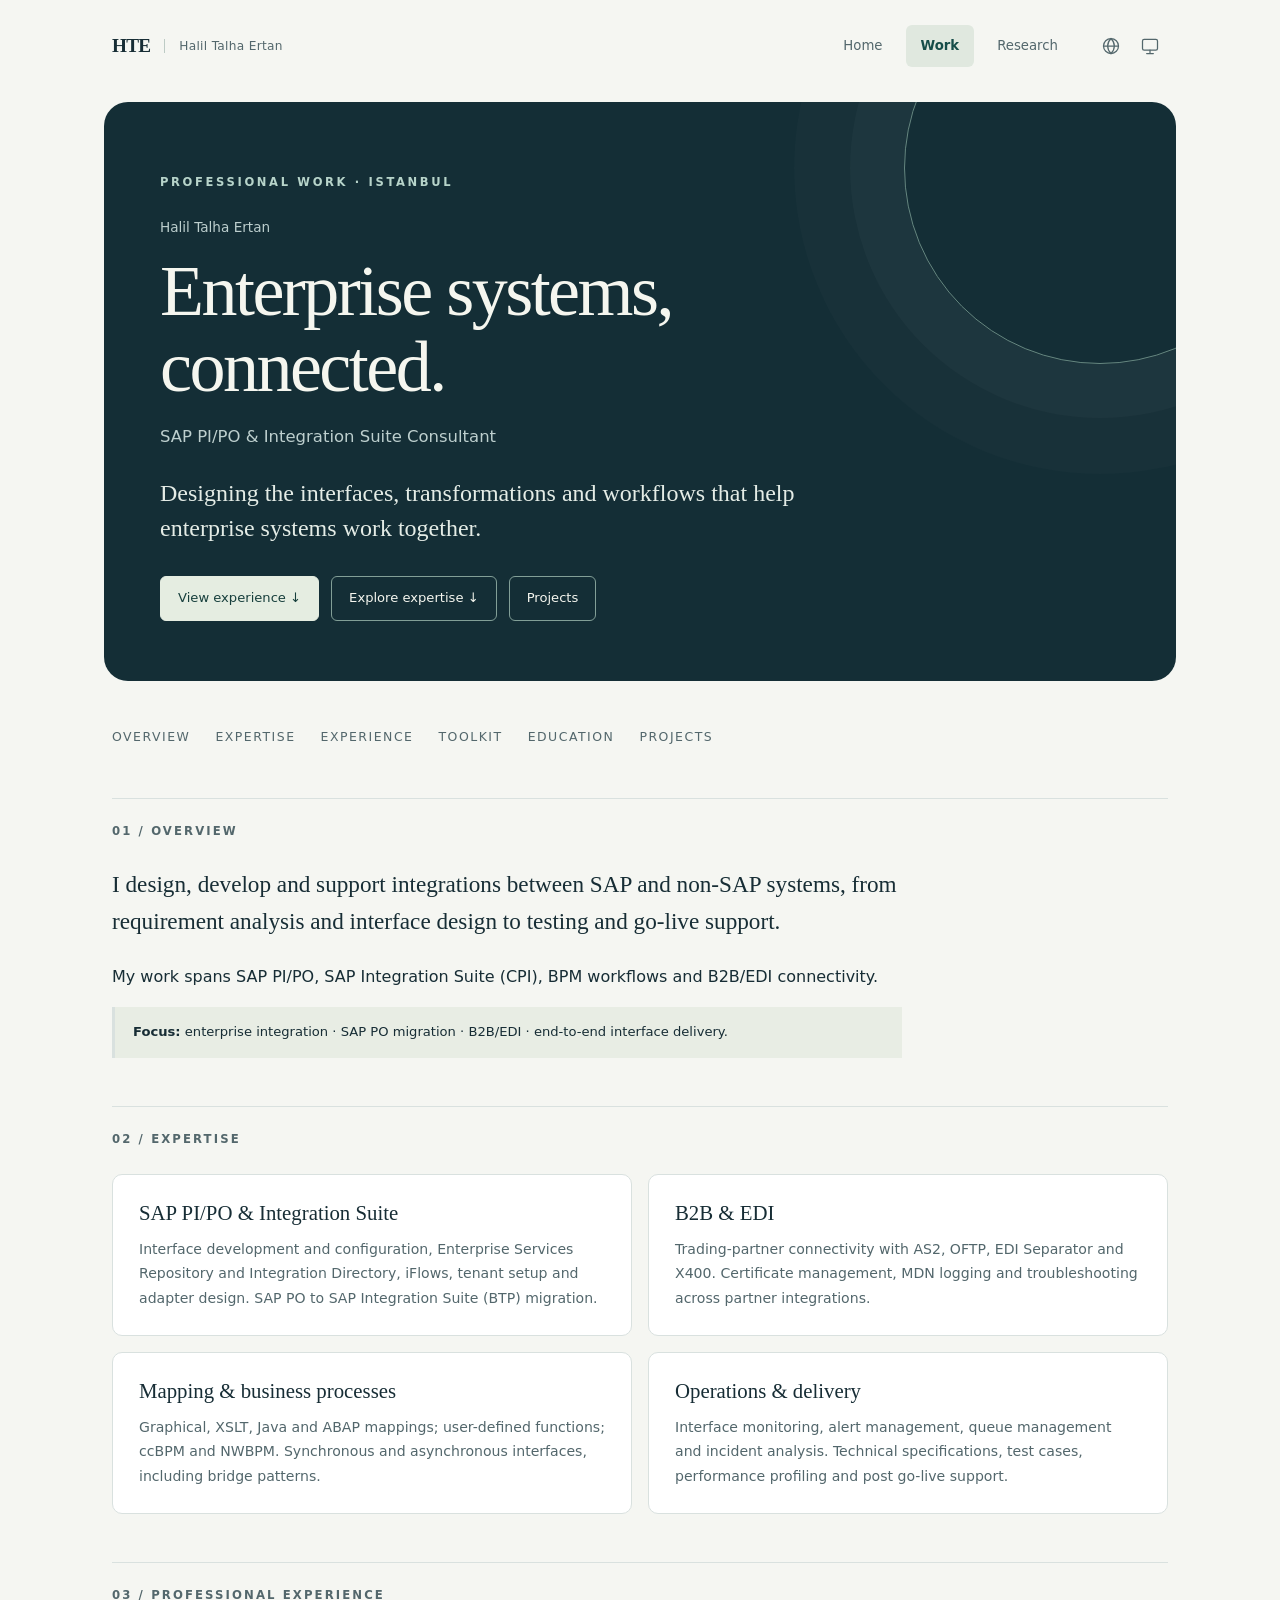
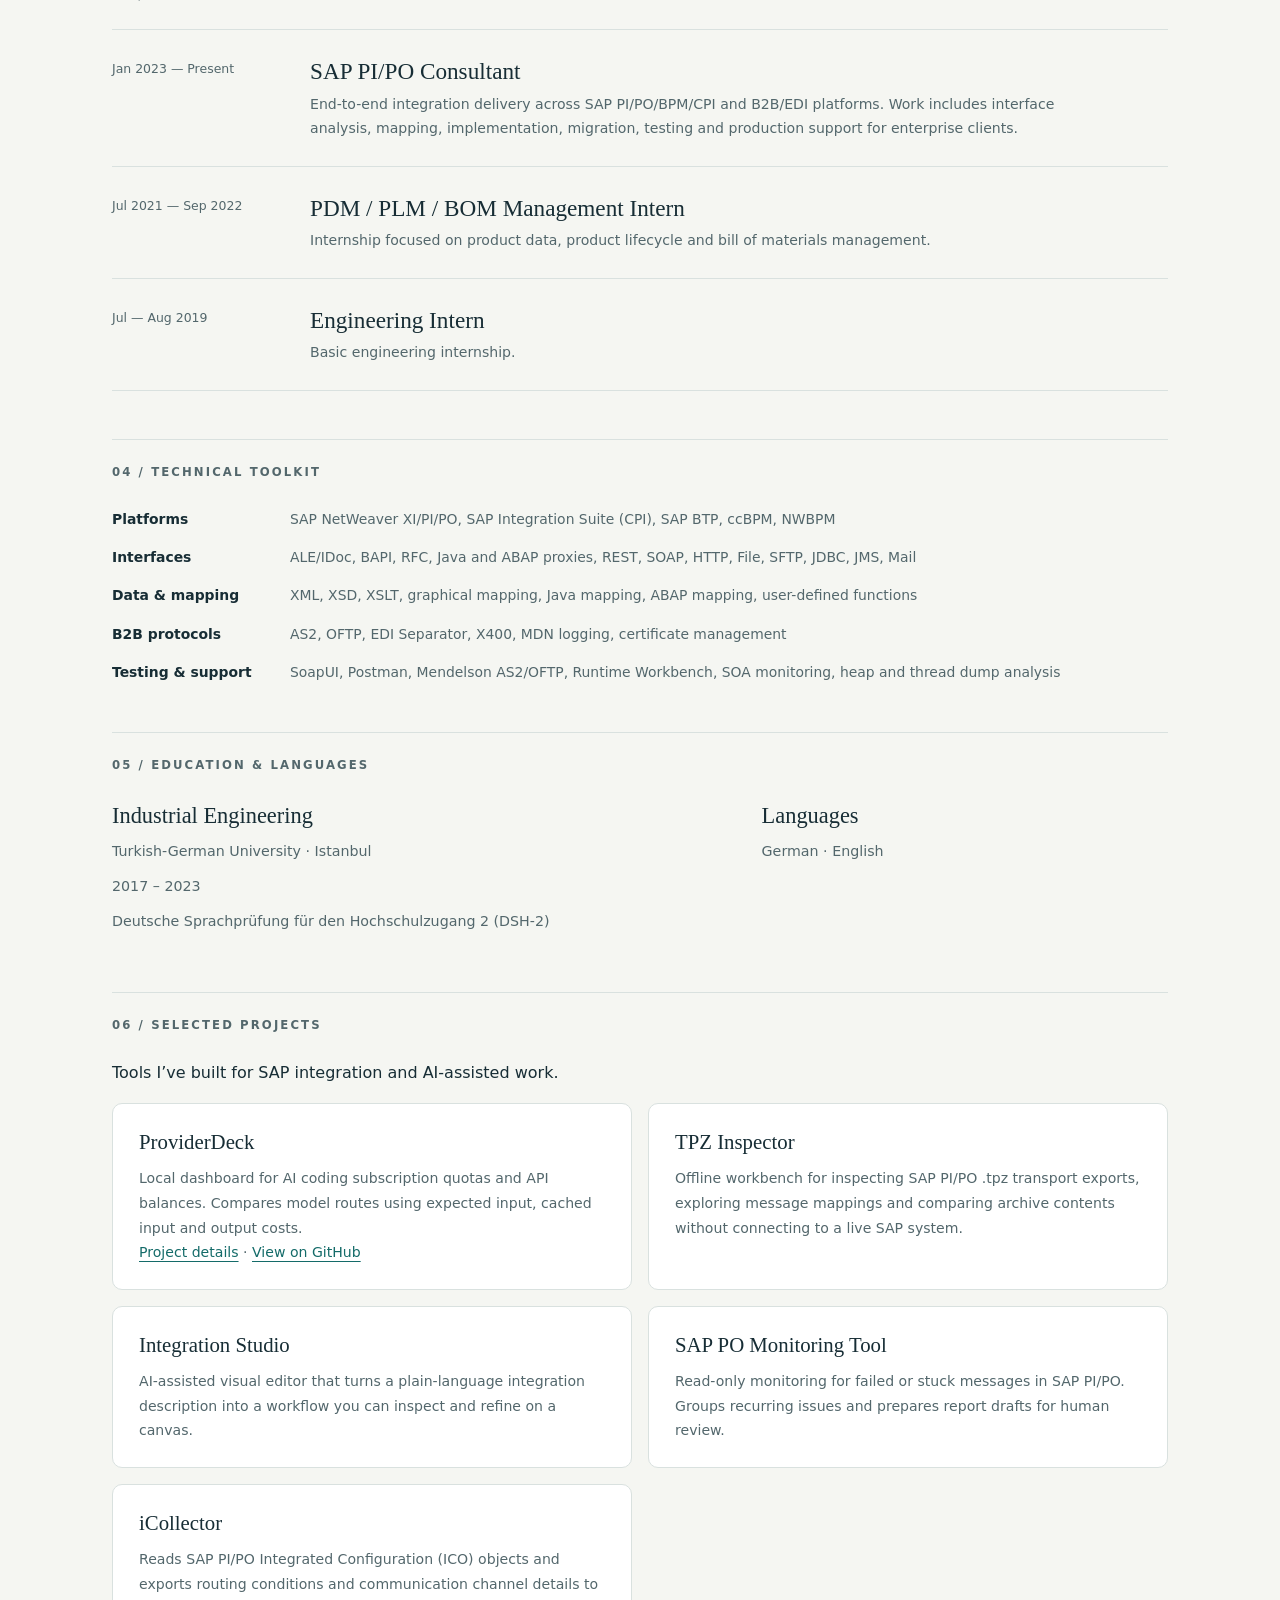
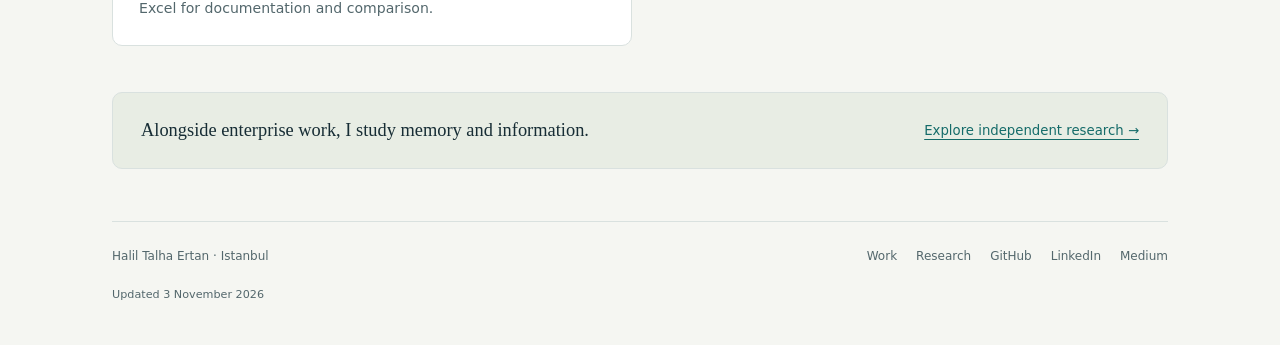
<file: work/index.html>
<!DOCTYPE html>
<html lang="en">
<head>
<meta charset="utf-8">
<script src="../assets/preferences-init.js"></script>
<meta name="viewport" content="width=device-width, initial-scale=1" data-i18n-content="tdf3afd1d0428">
<title data-i18n="te49733e03fb5">Professional Work | Halil Talha Ertan</title>
<meta name="description" content="SAP PI/PO and Integration Suite experience, B2B/EDI integrations, enterprise migrations and professional background of Halil Talha Ertan." data-i18n-content="t0b11e7b89952">
<link rel="canonical" href="https://haliltalhaertan.github.io/work/">
<meta name="theme-color" content="#142e36">
<meta property="og:type" content="website">
<meta property="og:title" content="Professional Work | Halil Talha Ertan" data-i18n-content="te49733e03fb5">
<meta property="og:description" content="SAP PI/PO and Integration Suite experience, B2B/EDI integrations, enterprise migrations and professional background of Halil Talha Ertan." data-i18n-content="t0b11e7b89952">
<meta property="og:url" content="https://haliltalhaertan.github.io/work/">
<link rel="stylesheet" href="../assets/site.css">


<link rel="stylesheet" href="../assets/preferences.css">
<script src="../assets/translations.js" defer></script>
<script src="../assets/work-projects-i18n.js" defer></script>
<script src="../assets/providerdeck-i18n.js" defer></script>
<script src="../assets/preferences.js" defer></script>
</head>
<body>
<div class="site-shell"><a class="skip-link" href="#main-content" data-i18n="t0a4470d64e9d">Skip to content</a>
<div class="site-bar"><a class="wordmark" href="../" aria-label="Halil Talha Ertan, home" data-i18n-aria-label="t88a4f5eae7a2" data-i18n="t7994fc02be80">HTE<span>Halil Talha Ertan</span></a>
<nav class="site-nav" aria-label="Main navigation" data-i18n-aria-label="tefd197f3fce4">
<a href="../" data-i18n="t70f8bb9a8a53">Home</a><a href="../work/" aria-current="page" data-i18n="t00040bab8a78">Work</a><a href="../researchs/" data-i18n="tbe601df25eea">Research</a>
</nav><div class="site-preferences"><div class="preference-control"><button type="button" class="preference-icon" id="language-toggle" aria-label="Language" title="Language" aria-haspopup="menu" aria-expanded="false" aria-controls="language-panel"><svg viewBox="0 0 24 24" aria-hidden="true"><circle cx="12" cy="12" r="9"/><path d="M3 12h18M12 3c3 3 4 6 4 9s-1 6-4 9c-3-3-4-6-4-9s1-6 4-9Z"/></svg></button><div class="preferences-panel" id="language-panel" role="menu" aria-label="Language" hidden><button type="button" role="menuitemradio" aria-checked="false" tabindex="-1" data-language="en" lang="en"><span>English</span><span class="choice-check" aria-hidden="true">✓</span></button><button type="button" role="menuitemradio" aria-checked="false" tabindex="-1" data-language="de" lang="de"><span>Deutsch</span><span class="choice-check" aria-hidden="true">✓</span></button><button type="button" role="menuitemradio" aria-checked="false" tabindex="-1" data-language="tr" lang="tr"><span>Türkçe</span><span class="choice-check" aria-hidden="true">✓</span></button><button type="button" role="menuitemradio" aria-checked="false" tabindex="-1" data-language="zh" lang="zh"><span>简体中文</span><span class="choice-check" aria-hidden="true">✓</span></button><button type="button" role="menuitemradio" aria-checked="false" tabindex="-1" data-language="ru" lang="ru"><span>Русский</span><span class="choice-check" aria-hidden="true">✓</span></button><button type="button" role="menuitemradio" aria-checked="false" tabindex="-1" data-language="ja" lang="ja"><span>日本語</span><span class="choice-check" aria-hidden="true">✓</span></button><button type="button" role="menuitemradio" aria-checked="false" tabindex="-1" data-language="ko" lang="ko"><span>한국어</span><span class="choice-check" aria-hidden="true">✓</span></button><button type="button" role="menuitemradio" aria-checked="false" tabindex="-1" data-language="es" lang="es"><span>Español</span><span class="choice-check" aria-hidden="true">✓</span></button></div></div><div class="preference-control"><button type="button" class="preference-icon" id="theme-toggle" aria-label="Appearance" title="Appearance" aria-haspopup="menu" aria-expanded="false" aria-controls="theme-panel"><svg viewBox="0 0 24 24" aria-hidden="true" data-theme-icon="system"><rect x="3" y="4" width="18" height="13" rx="2"/><path d="M8 21h8M12 17v4"/></svg><svg viewBox="0 0 24 24" aria-hidden="true" data-theme-icon="light" hidden><circle cx="12" cy="12" r="4"/><path d="M12 2v2m0 16v2M2 12h2m16 0h2M5 5l1.5 1.5m11 11L19 19M5 19l1.5-1.5m11-11L19 5"/></svg><svg viewBox="0 0 24 24" aria-hidden="true" data-theme-icon="dark" hidden><path d="M20.8 13.5A9 9 0 0 1 10.5 3.2 9 9 0 1 0 20.8 13.5Z"/></svg></button><div class="preferences-panel theme-panel" id="theme-panel" role="menu" aria-label="Appearance" hidden><button type="button" role="menuitemradio" aria-checked="false" tabindex="-1" data-theme="system"><svg viewBox="0 0 24 24" aria-hidden="true" ><rect x="3" y="4" width="18" height="13" rx="2"/><path d="M8 21h8M12 17v4"/></svg><span data-ui="system">System</span><span class="choice-check" aria-hidden="true">✓</span></button><button type="button" role="menuitemradio" aria-checked="false" tabindex="-1" data-theme="light"><svg viewBox="0 0 24 24" aria-hidden="true" ><circle cx="12" cy="12" r="4"/><path d="M12 2v2m0 16v2M2 12h2m16 0h2M5 5l1.5 1.5m11 11L19 19M5 19l1.5-1.5m11-11L19 5"/></svg><span data-ui="light">Light</span><span class="choice-check" aria-hidden="true">✓</span></button><button type="button" role="menuitemradio" aria-checked="false" tabindex="-1" data-theme="dark"><svg viewBox="0 0 24 24" aria-hidden="true" ><path d="M20.8 13.5A9 9 0 0 1 10.5 3.2 9 9 0 1 0 20.8 13.5Z"/></svg><span data-ui="dark">Dark</span><span class="choice-check" aria-hidden="true">✓</span></button></div></div></div></div></div>
<main id="main-content" tabindex="-1">
<header class="hero">
<p class="eyebrow" data-i18n="ta39a52ece83e">Professional work &middot; Istanbul</p>
<p class="page-identity" data-i18n="t288ffd0161ac">Halil Talha Ertan</p>
<h1 data-i18n="t421b4882a4e0">Enterprise systems,<br>connected.</h1>
<p class="affil" data-i18n="t0ee3f46b8822">SAP PI/PO &amp; Integration Suite Consultant</p>
<p class="hero-summary" data-i18n="t30e31cfd5752">Designing the interfaces, transformations and workflows that help enterprise systems work together.</p>
<div class="hero-actions"><a href="#experience" data-i18n="t25a68fbd6825">View experience &darr;</a><a href="#expertise" data-i18n="t782bcdf1bef5">Explore expertise &darr;</a><a href="#projects" data-i18n="workProjectsNav">Projects</a></div>
</header>
<nav class="nav page-nav" aria-label="Page sections" data-i18n-aria-label="t630cb51eecc0"><a href="#overview" data-i18n="t0efc2e6be4c2">Overview</a><a href="#expertise" data-i18n="tecb6b2f2588a">Expertise</a><a href="#experience" data-i18n="t5b5aafe6b9e2">Experience</a><a href="#toolkit" data-i18n="t8dc50da42e7d">Toolkit</a><a href="#education" data-i18n="taaf87fe57ae6">Education</a><a href="#projects" data-i18n="workProjectsNav">Projects</a></nav>
<section id="overview" aria-labelledby="overview-heading"><h2 id="overview-heading" data-i18n="t8b692e90dc4f">01 / Overview</h2>
<p class="intro-large" data-i18n="t7128f9f115a9">I design, develop and support integrations between SAP and non-SAP systems, from requirement analysis and interface design to testing and go-live support.</p>
<p data-i18n="t1113fad36c39">My work spans SAP PI/PO, SAP Integration Suite (CPI), BPM workflows and B2B/EDI connectivity.</p>
<p class="tags" data-i18n="td5bd5b66d7a4"><strong>Focus:</strong> enterprise integration &middot; SAP PO migration &middot; B2B/EDI &middot; end-to-end interface delivery.</p></section>
<section id="expertise" aria-labelledby="expertise-heading"><h2 id="expertise-heading" data-i18n="t3f85bd271dc5">02 / Expertise</h2><div class="expertise-grid">
<article class="expertise-card"><h3 data-i18n="t6fb84cc6e2e2">SAP PI/PO &amp; Integration Suite</h3><p data-i18n="t37bf7f5ff45d">Interface development and configuration, Enterprise Services Repository and Integration Directory, iFlows, tenant setup and adapter design. SAP PO to SAP Integration Suite (BTP) migration.</p></article>
<article class="expertise-card"><h3 data-i18n="tb8402536b7e2">B2B &amp; EDI</h3><p data-i18n="t3f55627e790c">Trading-partner connectivity with AS2, OFTP, EDI Separator and X400. Certificate management, MDN logging and troubleshooting across partner integrations.</p></article>
<article class="expertise-card"><h3 data-i18n="ta7bbf778578d">Mapping &amp; business processes</h3><p data-i18n="taf138b4e8fc1">Graphical, XSLT, Java and ABAP mappings; user-defined functions; ccBPM and NWBPM. Synchronous and asynchronous interfaces, including bridge patterns.</p></article>
<article class="expertise-card"><h3 data-i18n="tbbb0c6ea71fb">Operations &amp; delivery</h3><p data-i18n="t58249baa107c">Interface monitoring, alert management, queue management and incident analysis. Technical specifications, test cases, performance profiling and post go-live support.</p></article>
</div></section>
<section id="experience" aria-labelledby="experience-heading"><h2 id="experience-heading" data-i18n="t9825466da88a">03 / Professional experience</h2><div class="timeline">
<article class="timeline-item"><div class="timeline-date" data-timeline-date="Jan 2023 &mdash; Present">Jan 2023 &mdash; Present</div><div><h3 data-i18n="t52f60c3a624c">SAP PI/PO Consultant</h3><p data-i18n="t186da8dfa124">End-to-end integration delivery across SAP PI/PO/BPM/CPI and B2B/EDI platforms. Work includes interface analysis, mapping, implementation, migration, testing and production support for enterprise clients.</p></div></article>
<article class="timeline-item"><div class="timeline-date" data-timeline-date="Jul 2021 &mdash; Sep 2022">Jul 2021 &mdash; Sep 2022</div><div><h3 data-i18n="t838940118085">PDM / PLM / BOM Management Intern</h3><p data-i18n="te73b53d25292">Internship focused on product data, product lifecycle and bill of materials management.</p></div></article>
<article class="timeline-item"><div class="timeline-date" data-timeline-date="Jul &mdash; Aug 2019">Jul &mdash; Aug 2019</div><div><h3 data-i18n="tff0298448eb1">Engineering Intern</h3><p data-i18n="tf4c683c2d3ae">Basic engineering internship.</p></div></article>
</div></section>

<section id="toolkit" aria-labelledby="toolkit-heading"><h2 id="toolkit-heading" data-i18n="tad69752de93a">04 / Technical toolkit</h2><dl class="toolkit">
<dt data-i18n="tac1a42f5ac9a">Platforms</dt><dd data-i18n="tc9e955283e82">SAP NetWeaver XI/PI/PO, SAP Integration Suite (CPI), SAP BTP, ccBPM, NWBPM</dd>
<dt data-i18n="tb356313f9799">Interfaces</dt><dd data-i18n="td59daa712230">ALE/IDoc, BAPI, RFC, Java and ABAP proxies, REST, SOAP, HTTP, File, SFTP, JDBC, JMS, Mail</dd>
<dt data-i18n="t244d0967020d">Data &amp; mapping</dt><dd data-i18n="t7d863e1555e4">XML, XSD, XSLT, graphical mapping, Java mapping, ABAP mapping, user-defined functions</dd>
<dt data-i18n="t48fe36448c5d">B2B protocols</dt><dd data-i18n="t18e14505b97b">AS2, OFTP, EDI Separator, X400, MDN logging, certificate management</dd>
<dt data-i18n="t2b7a2475517d">Testing &amp; support</dt><dd data-i18n="t88a0d66333fd">SoapUI, Postman, Mendelson AS2/OFTP, Runtime Workbench, SOA monitoring, heap and thread dump analysis</dd>
</dl></section>
<section id="education" aria-labelledby="education-heading"><h2 id="education-heading" data-i18n="t0fa2620efbdc">05 / Education &amp; languages</h2><div class="education-grid"><div><h3 data-i18n="t283cc452db46">Industrial Engineering</h3><p data-i18n="tee2b3463671a">Turkish-German University &middot; Istanbul</p><p data-i18n="t93a1a0bbaeae">2017 &ndash; 2023</p><p data-i18n="taa44cd5cf577">Deutsche Sprachprüfung für den Hochschulzugang 2 (DSH-2)</p></div><div><h3 data-i18n="tdb07be184479">Languages</h3><p data-i18n="t5cc22e3a1bc6">German &middot; English</p></div></div></section>
<section id="projects" aria-labelledby="projects-heading">
<h2 id="projects-heading" data-i18n="workProjectsTitle">06 / Selected projects</h2>
<p data-i18n="workProjectsIntro">Tools I’ve built for SAP integration and AI-assisted work.</p>
<div class="expertise-grid">
<article class="expertise-card" id="providerdeck"><h3>ProviderDeck</h3><p data-i18n="workProviderDeck">Local dashboard for AI coding subscription quotas and API balances. Compares model routes using expected input, cached input and output costs.</p><p><a href="../providerdeck/" data-i18n="pdDetail">Project details</a> <span aria-hidden="true">·</span> <a href="https://github.com/haliltalhaertan/ProviderDeck" data-i18n="workRepoLink">View on GitHub</a></p></article>
<article class="expertise-card" id="tpz-inspector"><h3>TPZ Inspector</h3><p data-i18n="workTpzInspector">Offline workbench for inspecting SAP PI/PO .tpz transport exports, exploring message mappings and comparing archive contents without connecting to a live SAP system.</p></article>
<article class="expertise-card" id="integration-studio"><h3 data-i18n="workStudioTitle">Integration Studio</h3><p data-i18n="workIntegrationStudio">AI-assisted visual editor that turns a plain-language integration description into a workflow you can inspect and refine on a canvas.</p></article>
<article class="expertise-card" id="sap-po-monitoring-tool"><h3>SAP PO Monitoring Tool</h3><p data-i18n="workPoMonitoring">Read-only monitoring for failed or stuck messages in SAP PI/PO. Groups recurring issues and prepares report drafts for human review.</p></article>
<article class="expertise-card" id="icollector"><h3>iCollector</h3><p data-i18n="workICollector">Reads SAP PI/PO Integrated Configuration (ICO) objects and exports routing conditions and communication channel details to Excel for documentation and comparison.</p></article>
</div></section>
<aside class="crosslink" aria-label="Independent research" data-i18n-aria-label="t34a01fcc249e"><p data-i18n="t9a8fdd75635b">Alongside enterprise work, I study memory and information.</p><a href="../researchs/" data-i18n="ted75eb281058">Explore independent research &rarr;</a></aside>
<footer class="site-footer"><span>Halil Talha Ertan <span aria-hidden="true">·</span> Istanbul</span><nav aria-label="Footer navigation" data-i18n-aria-label="ta32d98c0efff"><a href="../work/" data-i18n="t00040bab8a78">Work</a><a href="../researchs/" data-i18n="tbe601df25eea">Research</a><a href="https://github.com/haliltalhaertan" data-i18n="t5442e2b64fa0">GitHub</a><a href="https://www.linkedin.com/in/haliltalhaertan/" rel="me" data-i18n="t6b6390a44161">LinkedIn</a><a href="https://medium.com/@haliltalhaertan" rel="me">Medium</a></nav><span class="updated" data-i18n="t4507c18fc95c">Updated 3 November 2026</span></footer>
</main>
<script src="../assets/offline-preview.js" defer></script>

</body>
</html>
</file>
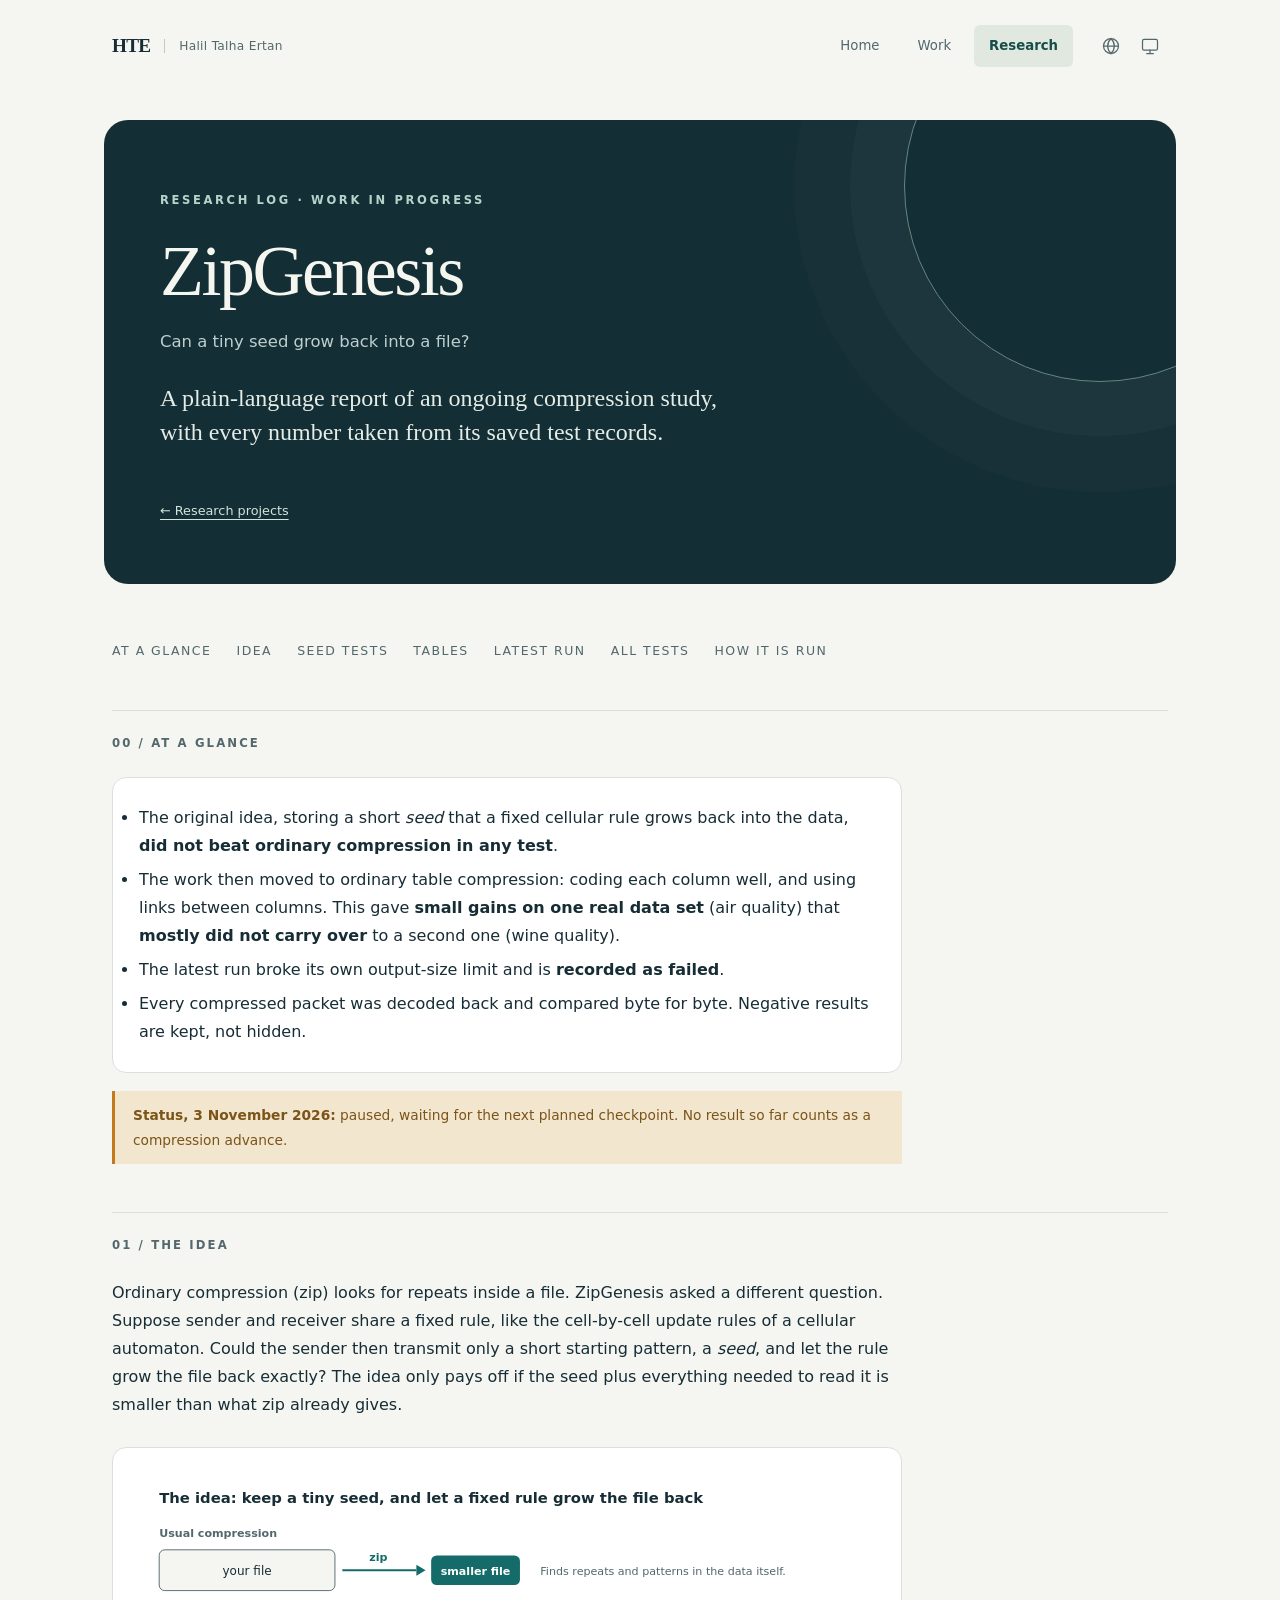
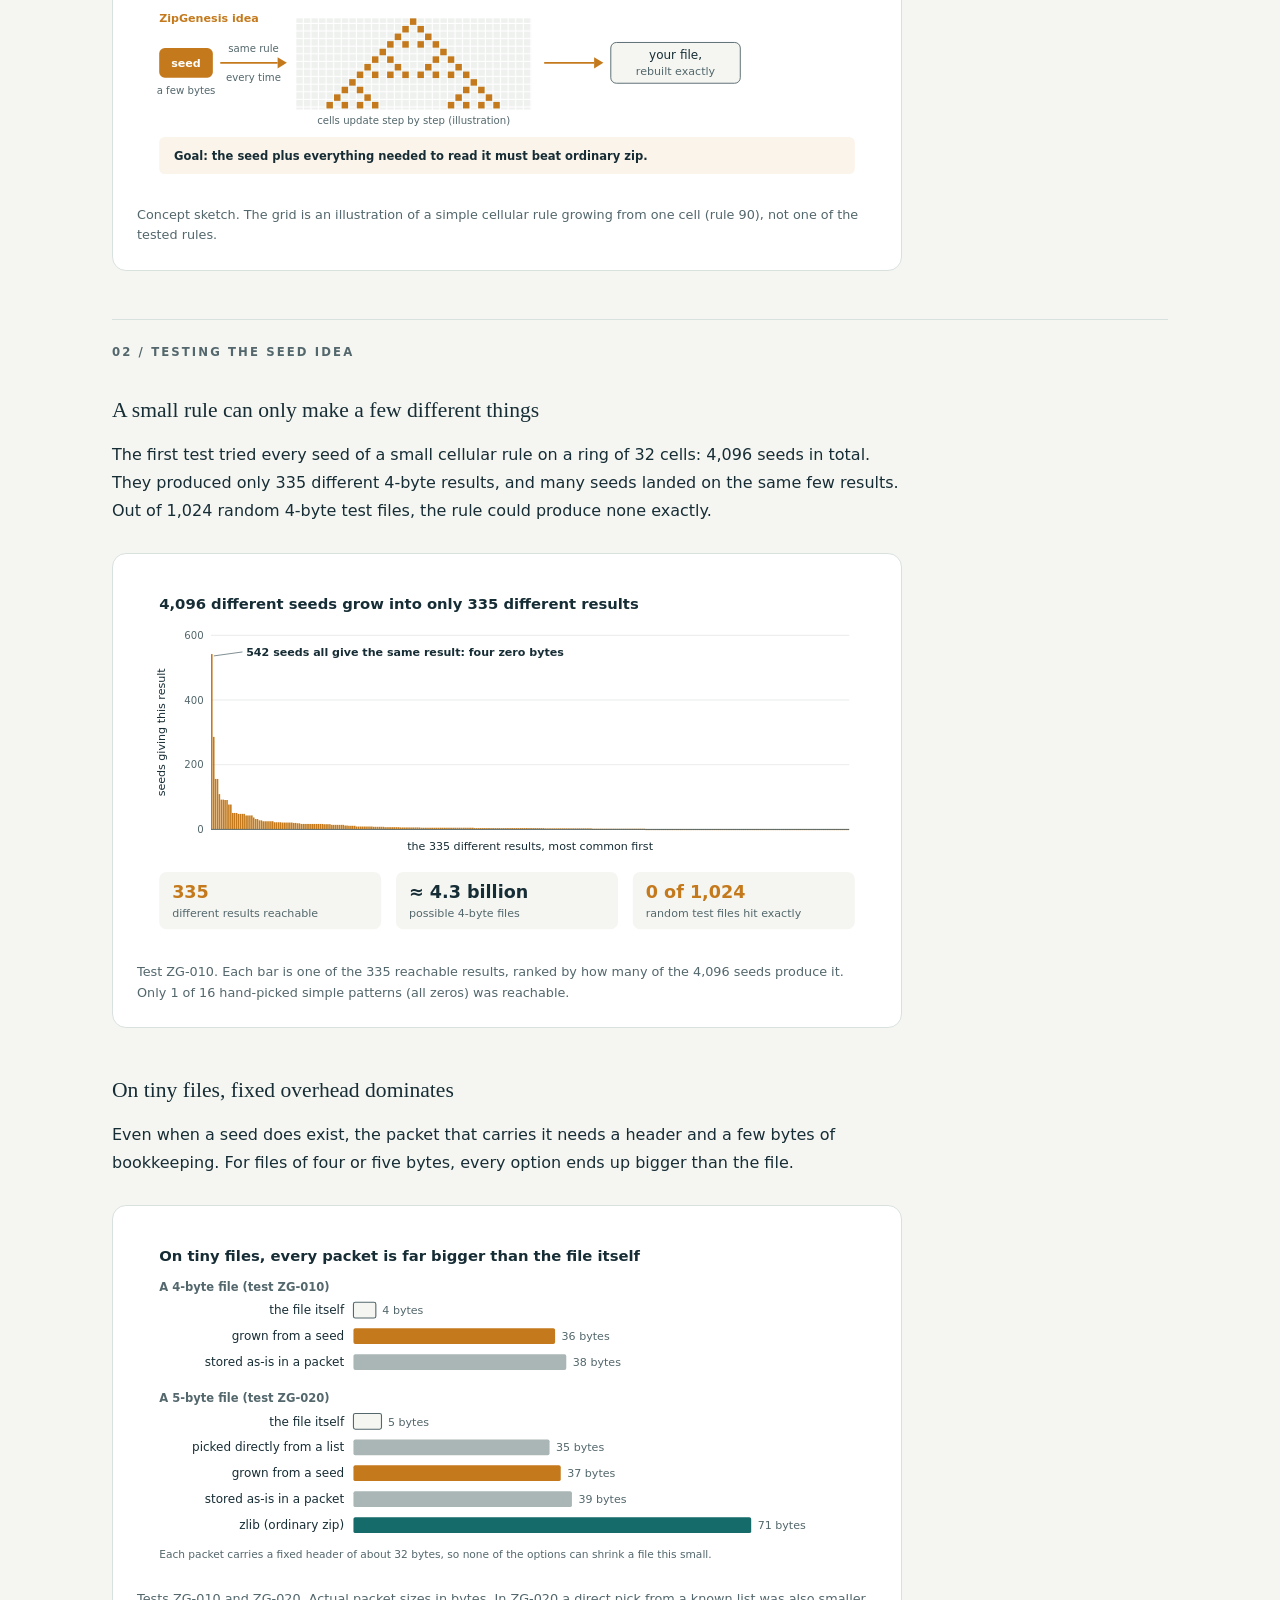
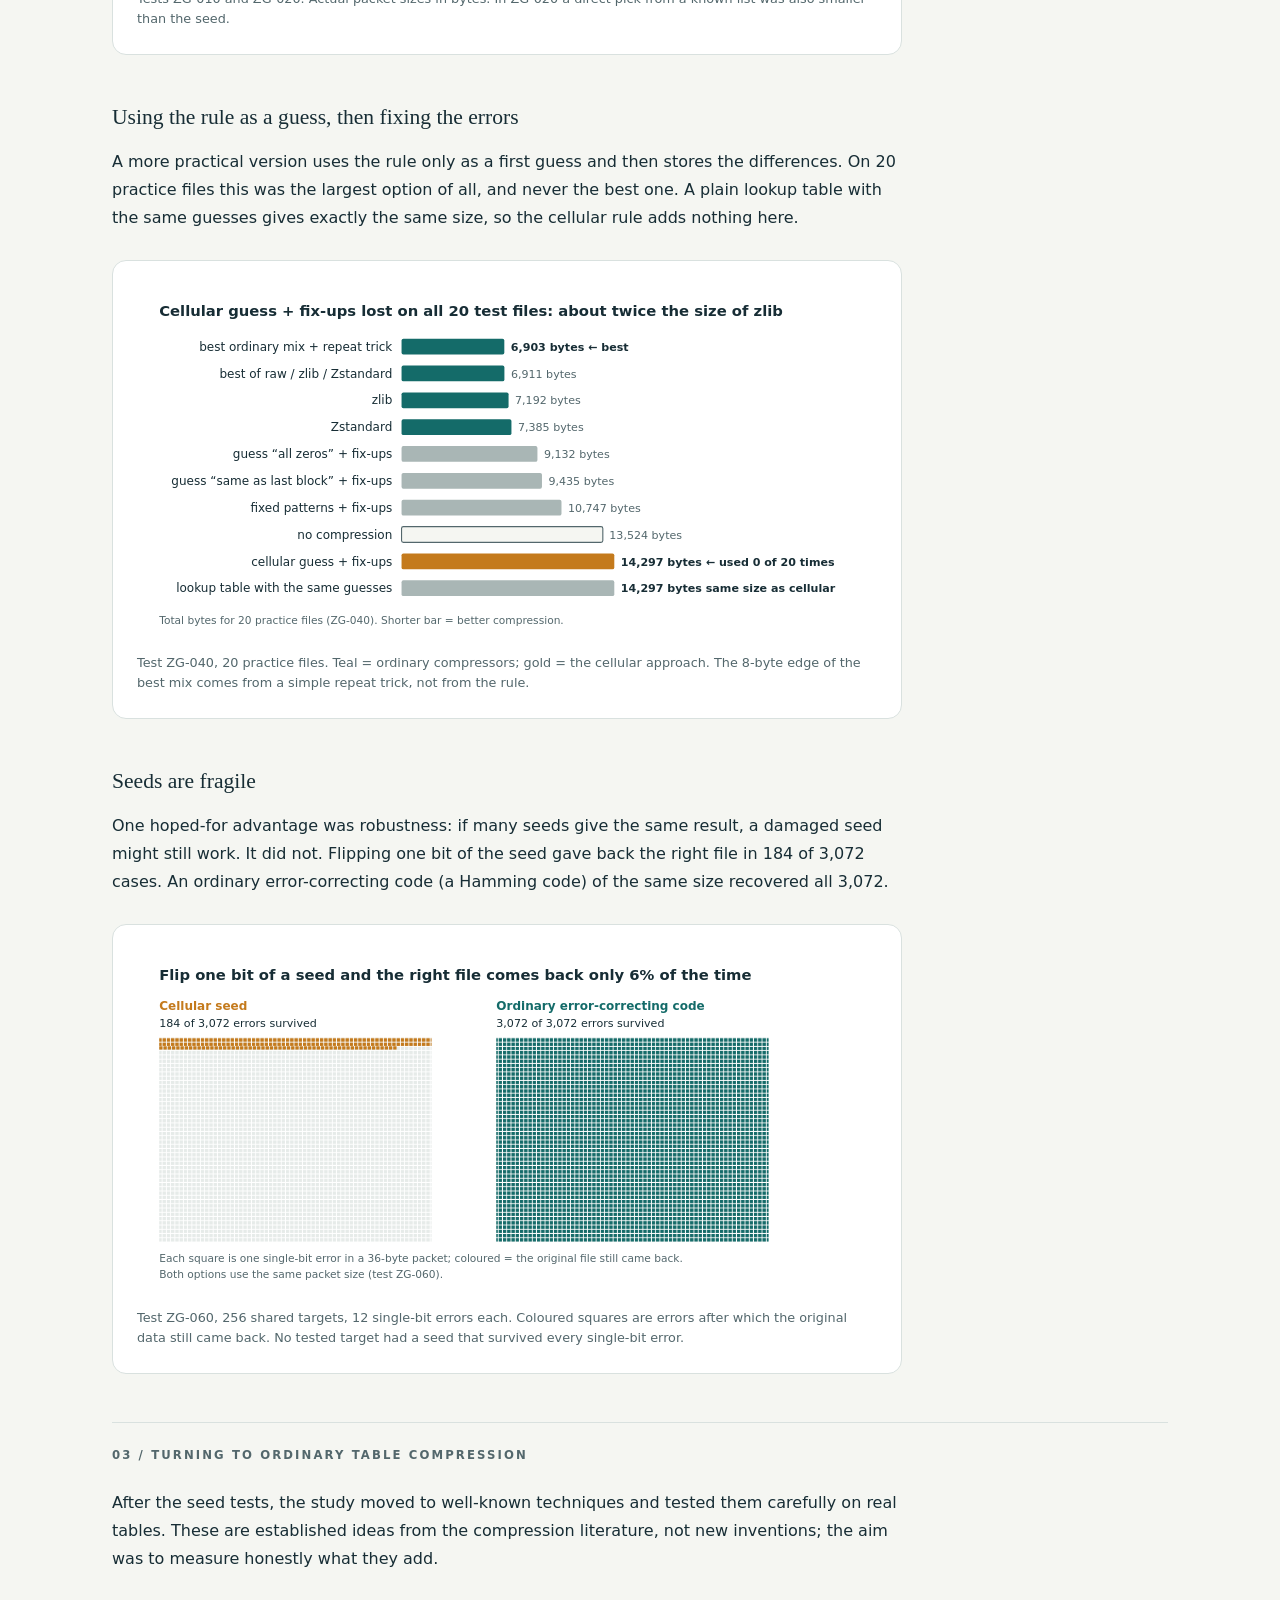
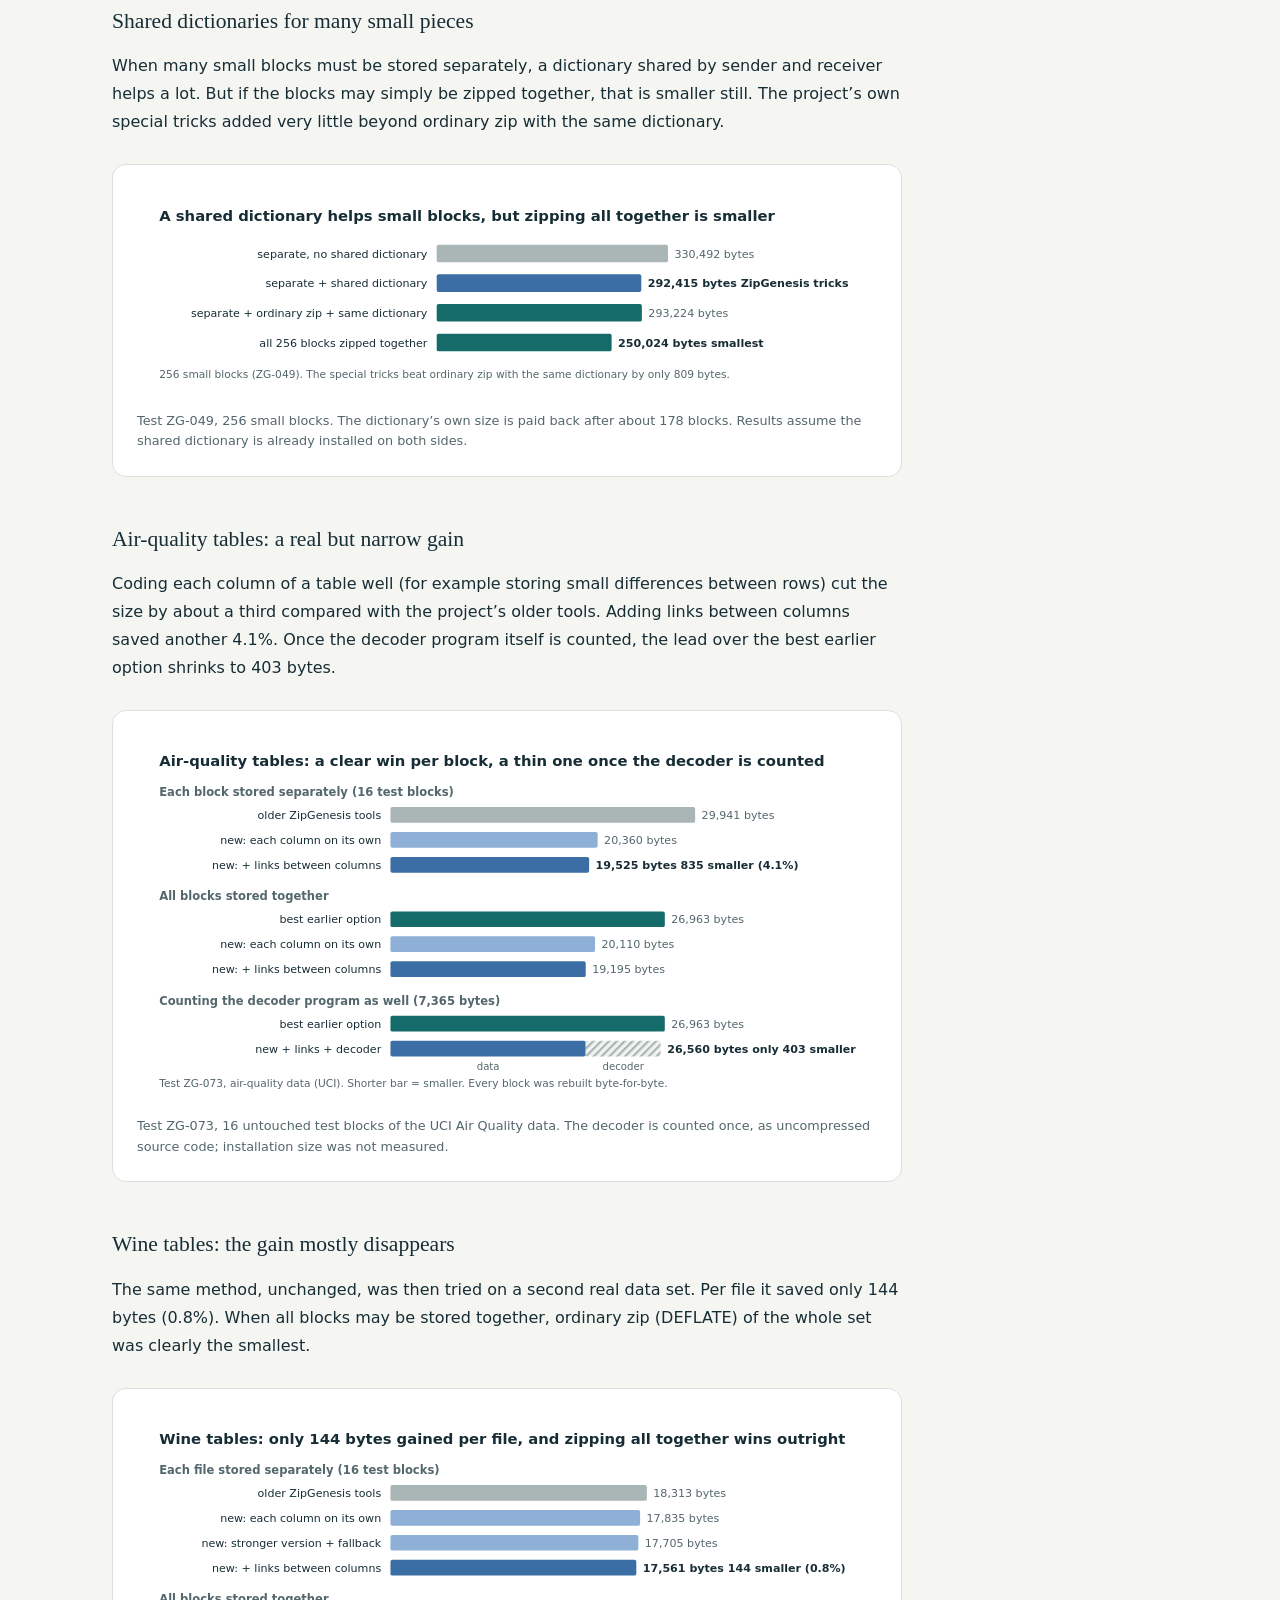
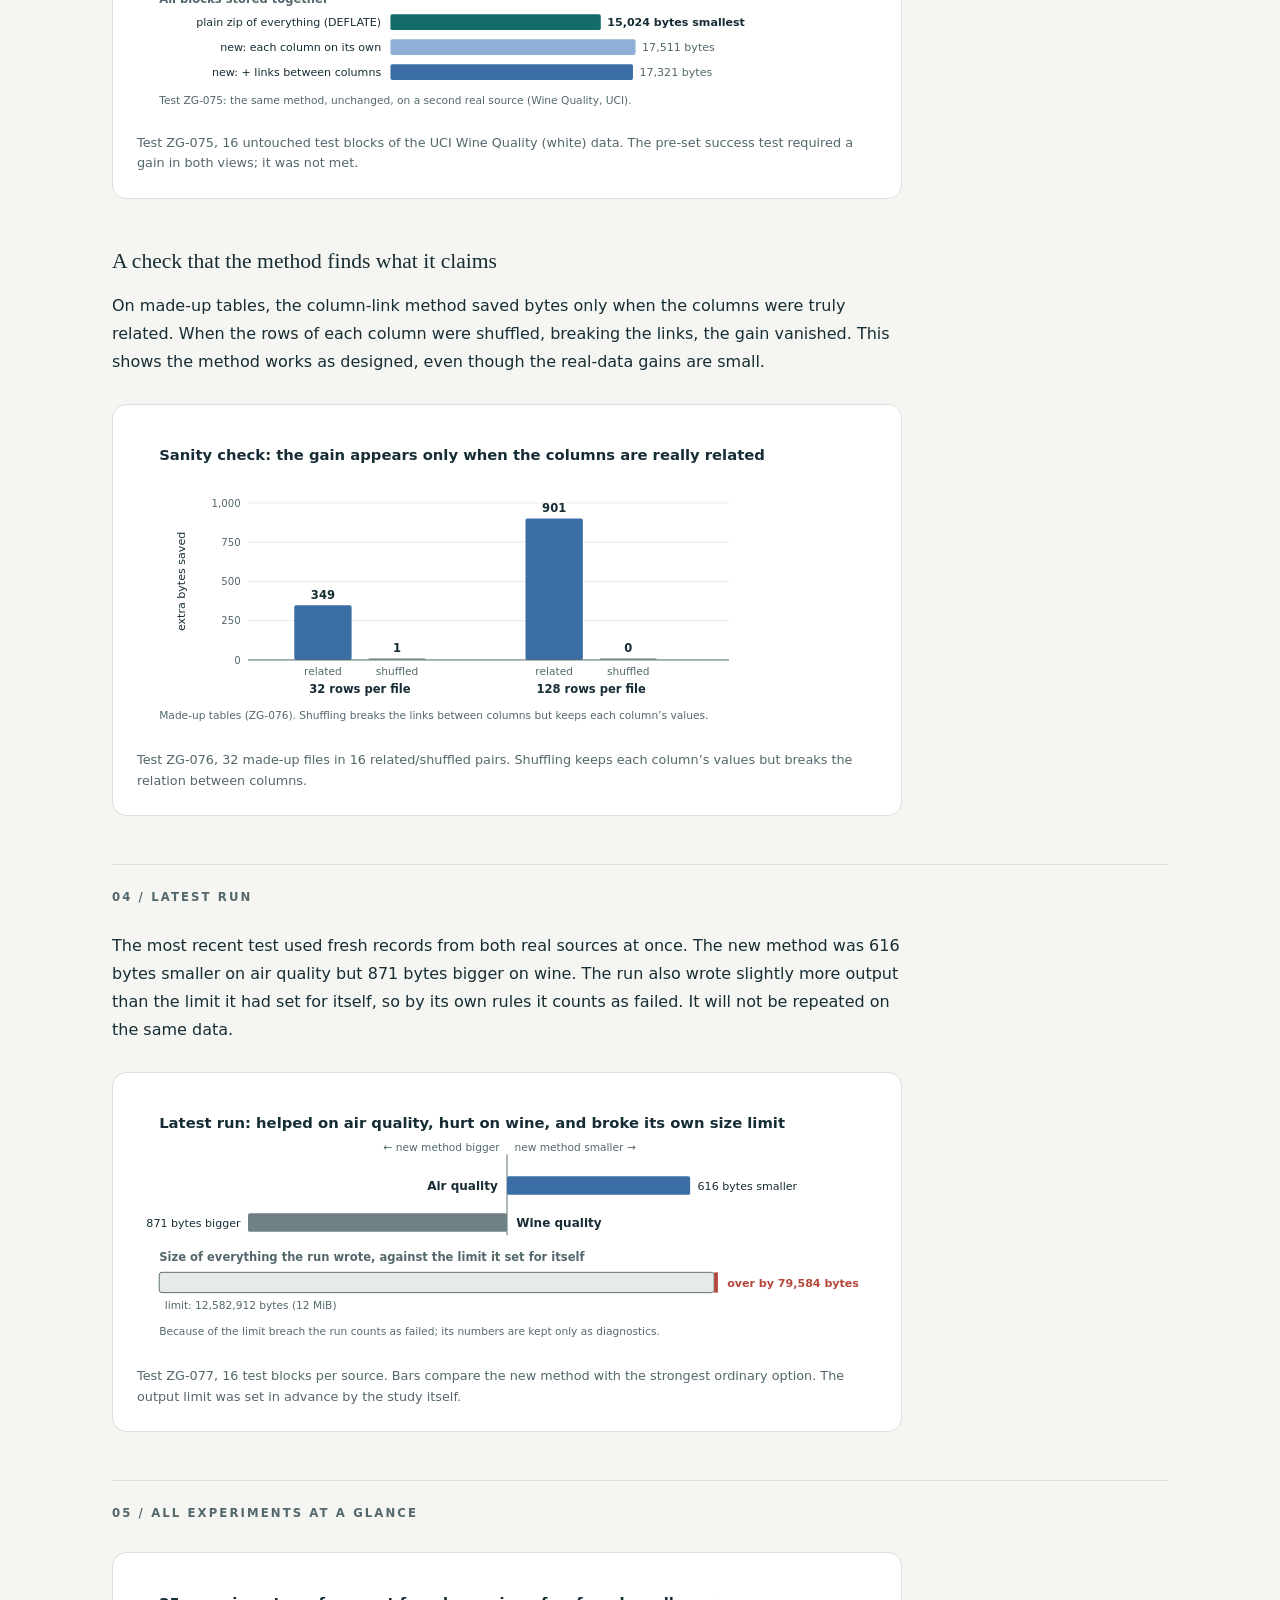
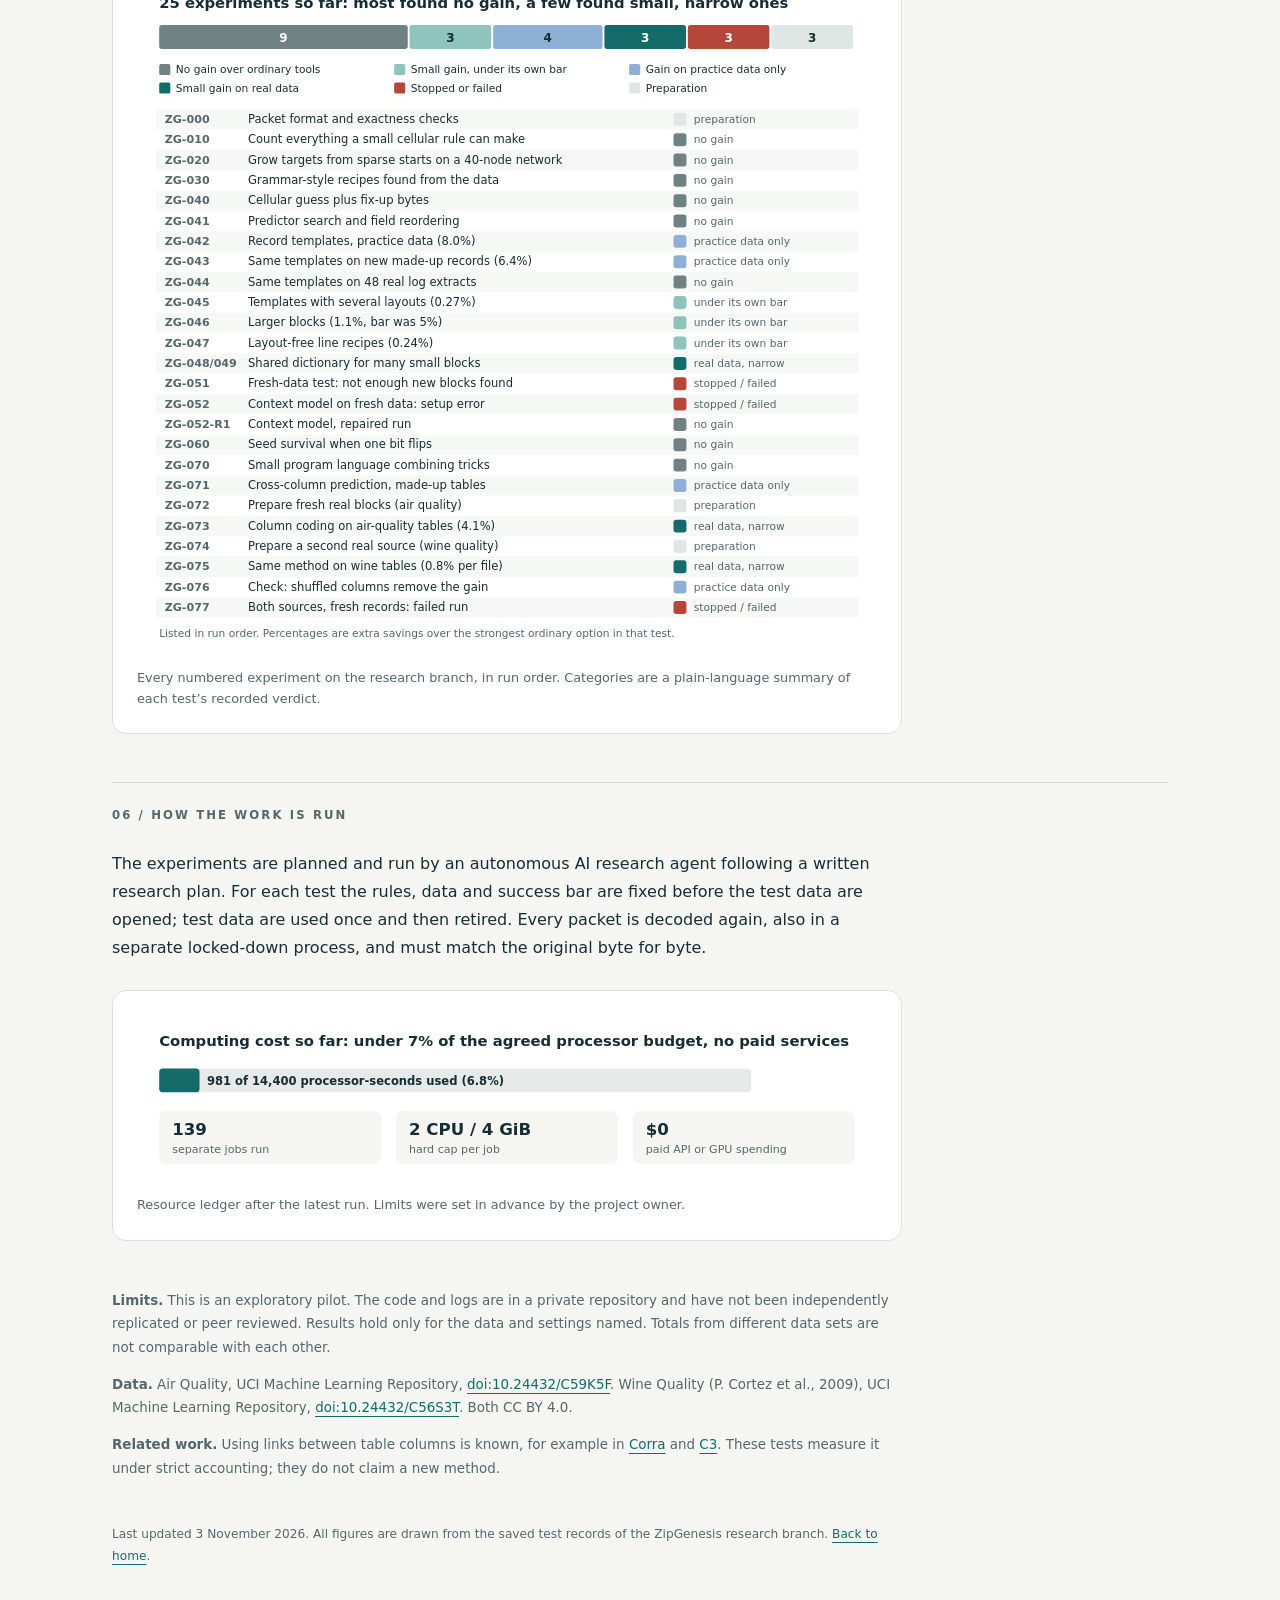
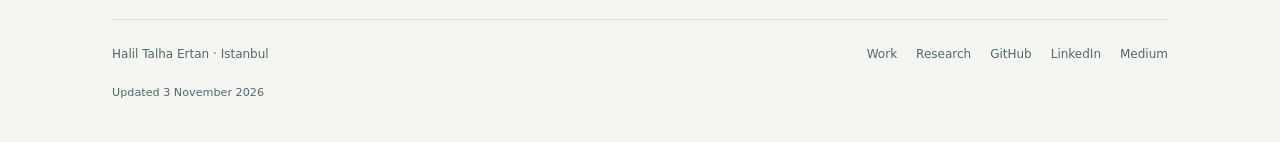
<file: zipgenesis/index.html>
<!DOCTYPE html>
<html lang="en">
<head>
<meta charset="utf-8">
<script src="../assets/preferences-init.js"></script>
<meta name="viewport" content="width=device-width, initial-scale=1" data-i18n-content="tdf3afd1d0428">
<title data-i18n="t947b41532086">ZipGenesis: findings so far | Halil Talha Ertan</title>
<meta name="description" content="ZipGenesis is an ongoing study of whether a short seed, grown by a fixed cellular rule, can stand in for a file. Plain-language findings with figures, updated 3 November 2026." data-i18n-content="t374a51421670">
<link rel="canonical" href="https://haliltalhaertan.github.io/zipgenesis/">
<meta property="og:type" content="website">
<meta property="og:title" content="ZipGenesis: findings so far | Halil Talha Ertan" data-i18n-content="t947b41532086">
<meta property="og:description" content="ZipGenesis is an ongoing study of whether a short seed, grown by a fixed cellular rule, can stand in for a file. Plain-language findings with figures, updated 3 November 2026." data-i18n-content="t374a51421670">
<meta property="og:url" content="https://haliltalhaertan.github.io/zipgenesis/">
<style>

:root{--ink:#172d35;--muted:#53676c;--accent:#146b69;--line:#d9e1df;--paper:#f5f6f2}
*{box-sizing:border-box}html{scroll-behavior:smooth}body{margin:0;background:var(--paper);color:var(--ink);font:16px/1.75 system-ui,-apple-system,"Segoe UI",sans-serif}a{color:var(--accent);text-decoration-thickness:1px;text-underline-offset:4px}a:hover{color:#0a4241}a:focus-visible{outline:3px solid #d89440;outline-offset:5px}main{max-width:1120px;padding:0 32px;margin:auto}
.hero{position:relative;overflow:hidden;background:#142e36;color:#f5f6ef;padding:70px 56px 60px;margin:28px -8px 56px;border-radius:24px}.hero:after{content:"";position:absolute;width:390px;height:390px;right:-120px;top:-130px;border:1px solid #668780;border-radius:50%;box-shadow:0 0 0 54px #ffffff06,0 0 0 110px #ffffff04;pointer-events:none}.eyebrow{text-transform:uppercase;font-size:.72rem;letter-spacing:.23em;color:#b7d4ca;font-weight:650;margin:0 0 24px}h1{font:normal clamp(2.6rem,6vw,4.5rem)/1.05 Georgia,serif;letter-spacing:-.035em;margin:0 0 18px;max-width:720px}.affil{font-size:1.03rem;color:#bdcfce;margin:0 0 22px}.hero-summary{font:normal clamp(1.15rem,2vw,1.5rem)/1.45 Georgia,serif;max-width:570px;color:#e4ece6}.links{display:flex;gap:20px;flex-wrap:wrap;font-size:.82rem;margin-top:32px;position:relative;z-index:1}.links a{color:#d0e5dc}.links span{color:#b7cac9}.nav{display:flex;gap:25px;flex-wrap:wrap;margin:0 0 28px;font-size:.78rem;text-transform:uppercase;letter-spacing:.12em}.nav a{text-decoration:none;color:#60716e}
h2{font-size:.73rem;text-transform:uppercase;letter-spacing:.18em;color:var(--muted);border-top:1px solid var(--line);padding-top:22px;margin:48px 0 24px;font-weight:700}p{max-width:790px}.pub-title{font:normal clamp(1.4rem,2.5vw,1.9rem)/1.3 Georgia,serif;margin:0 0 12px;max-width:850px}.pub-meta{font-size:.84rem;color:var(--muted);line-height:1.65}.pub-links{display:flex;gap:12px;flex-wrap:wrap;margin:18px 0 24px}.pub-links a{border:1px solid #b8ccca;padding:7px 13px;border-radius:6px;font-size:.78rem;text-decoration:none;background:#fff}.pub-links a:hover{background:#e5eeea}
figure{margin:28px 0 48px;padding:24px;border:1px solid var(--line);border-radius:14px;background:#fff;max-width:790px}figure img{display:block;width:100%;height:auto}figcaption{font-size:.8rem;color:var(--muted);line-height:1.6;margin-top:18px}.tags{font-size:.82rem;padding:14px 18px;border-left:3px solid #d7aa67;background:#ecefe7;max-width:790px}footer{border-top:1px solid var(--line);margin:60px 0 0;padding:22px 0 40px;color:var(--muted);font-size:.75rem;max-width:850px}
@media(max-width:600px){main{padding:0 22px}.hero{margin:14px -8px 36px;padding:42px 25px;border-radius:16px}.hero:after{opacity:.4}.links{gap:14px;font-size:.75rem}.links span{overflow-wrap:anywhere}.pub-title{font-size:1.4rem}figure{padding:12px}h2{margin-top:36px}.nav{gap:17px;font-size:.68rem}}
@media(prefers-reduced-motion:reduce){html{scroll-behavior:auto}}
.back{display:inline-block;margin-top:26px;font-size:.8rem;color:#d0e5dc;position:relative;z-index:1}
.keys{max-width:790px;padding:20px 26px;background:#fff;border:1px solid var(--line);border-radius:14px;margin:0 0 10px}.keys li{margin:6px 0}
.status{font-size:.86rem;padding:12px 18px;border-left:3px solid #c47a1c;background:#fbf4ea;max-width:790px;margin:18px 0}
.scroll{overflow-x:auto;-webkit-overflow-scrolling:touch}.scroll img{min-width:620px}
h3{font:normal 1.35rem/1.35 Georgia,serif;margin:34px 0 8px;max-width:790px}
.small{font-size:.84rem;color:var(--muted)}
</style>
<link rel="stylesheet" href="../assets/project-navigation.css">
<link rel="stylesheet" href="../assets/preferences.css">
<script src="../assets/translations.js" defer></script>
<script src="../assets/preferences.js" defer></script>
</head>
<body>
<div class="site-shell"><a class="skip-link" href="#main-content" data-i18n="t0a4470d64e9d">Skip to content</a>
<div class="site-bar"><a class="wordmark" href="../" aria-label="Halil Talha Ertan, home" data-i18n-aria-label="t88a4f5eae7a2" data-i18n="t7994fc02be80">HTE<span>Halil Talha Ertan</span></a>
<nav class="site-nav" aria-label="Main navigation" data-i18n-aria-label="tefd197f3fce4">
<a href="../" data-i18n="t70f8bb9a8a53">Home</a><a href="../work/" data-i18n="t00040bab8a78">Work</a><a href="../researchs/" aria-current="page" data-i18n="tbe601df25eea">Research</a>
</nav><div class="site-preferences"><div class="preference-control"><button type="button" class="preference-icon" id="language-toggle" aria-label="Language" title="Language" aria-haspopup="menu" aria-expanded="false" aria-controls="language-panel"><svg viewBox="0 0 24 24" aria-hidden="true"><circle cx="12" cy="12" r="9"/><path d="M3 12h18M12 3c3 3 4 6 4 9s-1 6-4 9c-3-3-4-6-4-9s1-6 4-9Z"/></svg></button><div class="preferences-panel" id="language-panel" role="menu" aria-label="Language" hidden><button type="button" role="menuitemradio" aria-checked="false" tabindex="-1" data-language="en" lang="en"><span>English</span><span class="choice-check" aria-hidden="true">✓</span></button><button type="button" role="menuitemradio" aria-checked="false" tabindex="-1" data-language="de" lang="de"><span>Deutsch</span><span class="choice-check" aria-hidden="true">✓</span></button><button type="button" role="menuitemradio" aria-checked="false" tabindex="-1" data-language="tr" lang="tr"><span>Türkçe</span><span class="choice-check" aria-hidden="true">✓</span></button><button type="button" role="menuitemradio" aria-checked="false" tabindex="-1" data-language="zh" lang="zh"><span>简体中文</span><span class="choice-check" aria-hidden="true">✓</span></button><button type="button" role="menuitemradio" aria-checked="false" tabindex="-1" data-language="ru" lang="ru"><span>Русский</span><span class="choice-check" aria-hidden="true">✓</span></button><button type="button" role="menuitemradio" aria-checked="false" tabindex="-1" data-language="ja" lang="ja"><span>日本語</span><span class="choice-check" aria-hidden="true">✓</span></button><button type="button" role="menuitemradio" aria-checked="false" tabindex="-1" data-language="ko" lang="ko"><span>한국어</span><span class="choice-check" aria-hidden="true">✓</span></button><button type="button" role="menuitemradio" aria-checked="false" tabindex="-1" data-language="es" lang="es"><span>Español</span><span class="choice-check" aria-hidden="true">✓</span></button></div></div><div class="preference-control"><button type="button" class="preference-icon" id="theme-toggle" aria-label="Appearance" title="Appearance" aria-haspopup="menu" aria-expanded="false" aria-controls="theme-panel"><svg viewBox="0 0 24 24" aria-hidden="true" data-theme-icon="system"><rect x="3" y="4" width="18" height="13" rx="2"/><path d="M8 21h8M12 17v4"/></svg><svg viewBox="0 0 24 24" aria-hidden="true" data-theme-icon="light" hidden><circle cx="12" cy="12" r="4"/><path d="M12 2v2m0 16v2M2 12h2m16 0h2M5 5l1.5 1.5m11 11L19 19M5 19l1.5-1.5m11-11L19 5"/></svg><svg viewBox="0 0 24 24" aria-hidden="true" data-theme-icon="dark" hidden><path d="M20.8 13.5A9 9 0 0 1 10.5 3.2 9 9 0 1 0 20.8 13.5Z"/></svg></button><div class="preferences-panel theme-panel" id="theme-panel" role="menu" aria-label="Appearance" hidden><button type="button" role="menuitemradio" aria-checked="false" tabindex="-1" data-theme="system"><svg viewBox="0 0 24 24" aria-hidden="true" ><rect x="3" y="4" width="18" height="13" rx="2"/><path d="M8 21h8M12 17v4"/></svg><span data-ui="system">System</span><span class="choice-check" aria-hidden="true">✓</span></button><button type="button" role="menuitemradio" aria-checked="false" tabindex="-1" data-theme="light"><svg viewBox="0 0 24 24" aria-hidden="true" ><circle cx="12" cy="12" r="4"/><path d="M12 2v2m0 16v2M2 12h2m16 0h2M5 5l1.5 1.5m11 11L19 19M5 19l1.5-1.5m11-11L19 5"/></svg><span data-ui="light">Light</span><span class="choice-check" aria-hidden="true">✓</span></button><button type="button" role="menuitemradio" aria-checked="false" tabindex="-1" data-theme="dark"><svg viewBox="0 0 24 24" aria-hidden="true" ><path d="M20.8 13.5A9 9 0 0 1 10.5 3.2 9 9 0 1 0 20.8 13.5Z"/></svg><span data-ui="dark">Dark</span><span class="choice-check" aria-hidden="true">✓</span></button></div></div></div></div></div>
<main id="main-content" tabindex="-1">
  <header class="hero">
  <p class="eyebrow" data-i18n="tba8f0bdf4822">Research log · work in progress</p>
  <h1 data-i18n="ta23d21eba9b6">ZipGenesis</h1>
  <p class="affil" data-i18n="t7867464834fc">Can a tiny seed grow back into a file?</p>
  <p class="hero-summary" data-i18n="t432b7e9cd5a0">A plain-language report of an ongoing compression study, with every number taken from its saved test records.</p>
  <a class="back" href="../researchs/#zipgenesis" data-i18n="te3d7f2ba4f20">&larr; Research projects</a>
  </header>
  <nav class="nav" aria-label="Page sections" data-i18n-aria-label="t630cb51eecc0"><a href="#glance" data-i18n="tfca77b7e3a12">At a glance</a><a href="#idea" data-i18n="tbd69a4732fe1">Idea</a><a href="#seed" data-i18n="t333f7cacae16">Seed tests</a><a href="#tables" data-i18n="t193daf137ed8">Tables</a><a href="#latest" data-i18n="t885944eed0ac">Latest run</a><a href="#all" data-i18n="t9dbf758067f2">All tests</a><a href="#method" data-i18n="t736a8b483cd7">How it is run</a></nav>

  <h2 id="glance" data-i18n="t083df55a96b9">00 / At a glance</h2>
  <ul class="keys">
    <li data-i18n="t7ead81b2f21e">The original idea, storing a short <em>seed</em> that a fixed cellular rule grows back into the data, <strong>did not beat ordinary compression in any test</strong>.</li>
    <li data-i18n="t76f07ae055ac">The work then moved to ordinary table compression: coding each column well, and using links between columns. This gave <strong>small gains on one real data set</strong> (air quality) that <strong>mostly did not carry over</strong> to a second one (wine quality).</li>
    <li data-i18n="t241b73c5321c">The latest run broke its own output-size limit and is <strong>recorded as failed</strong>.</li>
    <li data-i18n="td0a77ee1ee4d">Every compressed packet was decoded back and compared byte for byte. Negative results are kept, not hidden.</li>
  </ul>
  <p class="status" data-i18n="t6137ef477496"><strong>Status, 3 November 2026:</strong> paused, waiting for the next planned checkpoint. No result so far counts as a compression advance.</p>

  <h2 id="idea" data-i18n="t27f1b4b0d5db">01 / The idea</h2>
  <p data-i18n="t7de5700f91d9">Ordinary compression (zip) looks for repeats inside a file. ZipGenesis asked a different question.
  Suppose sender and receiver share a fixed rule, like the cell-by-cell update rules of a cellular automaton.
  Could the sender then transmit only a short starting pattern, a <em>seed</em>, and let the rule grow the file back exactly?
  The idea only pays off if the seed plus everything needed to read it is smaller than what zip already gives.</p>
  <figure>
    <div class="scroll"><img src="img/f1-idea.svg" width="800" height="340" loading="lazy" alt="Diagram: ordinary compression versus growing a file from a small seed with a fixed rule." data-i18n-alt="t2a934ccba6f9"></div>
    <figcaption data-i18n="tf8c8d04665f2">Concept sketch. The grid is an illustration of a simple cellular rule growing from one cell (rule 90), not one of the tested rules.</figcaption>
  </figure>

  <h2 id="seed" data-i18n="t6353db84bb2c">02 / Testing the seed idea</h2>
  <h3 data-i18n="t7564811471b7">A small rule can only make a few different things</h3>
  <p data-i18n="t612b7f22f215">The first test tried every seed of a small cellular rule on a ring of 32 cells: 4,096 seeds in total.
  They produced only 335 different 4-byte results, and many seeds landed on the same few results.
  Out of 1,024 random 4-byte test files, the rule could produce none exactly.</p>
  <figure>
    <div class="scroll"><img src="img/f2-seed-capacity.svg" width="800" height="396" loading="lazy" alt="Bar chart: 4096 seeds collapse onto 335 distinct outputs; 542 seeds give all zeros." data-i18n-alt="tf3161af76009"></div>
    <figcaption data-i18n="t242a461dee52">Test ZG-010. Each bar is one of the 335 reachable results, ranked by how many of the 4,096 seeds produce it. Only 1 of 16 hand-picked simple patterns (all zeros) was reachable.</figcaption>
  </figure>

  <h3 data-i18n="t8ed25341f061">On tiny files, fixed overhead dominates</h3>
  <p data-i18n="te7810d8d0bc0">Even when a seed does exist, the packet that carries it needs a header and a few bytes of bookkeeping.
  For files of four or five bytes, every option ends up bigger than the file.</p>
  <figure>
    <div class="scroll"><img src="img/f3-tiny-files.svg" width="800" height="368" loading="lazy" alt="Bar chart of packet sizes for a 4-byte and a 5-byte file." data-i18n-alt="t65d4ddb6e7ee"></div>
    <figcaption data-i18n="t2ac005b7c7c1">Tests ZG-010 and ZG-020. Actual packet sizes in bytes. In ZG-020 a direct pick from a known list was also smaller than the seed.</figcaption>
  </figure>

  <h3 data-i18n="t26c1ff1116e3">Using the rule as a guess, then fixing the errors</h3>
  <p data-i18n="t140e8610cd23">A more practical version uses the rule only as a first guess and then stores the differences.
  On 20 practice files this was the largest option of all, and never the best one. A plain lookup table with the same guesses
  gives exactly the same size, so the cellular rule adds nothing here.</p>
  <figure>
    <div class="scroll"><img src="img/f4-cellular-vs-zip.svg" width="800" height="378" loading="lazy" alt="Bar chart: cellular prediction totals 14,297 bytes versus 6,911 for ordinary compressors on 20 files." data-i18n-alt="t0125e887af91"></div>
    <figcaption data-i18n="tc854681a91b6">Test ZG-040, 20 practice files. Teal = ordinary compressors; gold = the cellular approach. The 8-byte edge of the best mix comes from a simple repeat trick, not from the rule.</figcaption>
  </figure>

  <h3 data-i18n="tce7a3f0d4917">Seeds are fragile</h3>
  <p data-i18n="t3a08dfd30373">One hoped-for advantage was robustness: if many seeds give the same result, a damaged seed might still work.
  It did not. Flipping one bit of the seed gave back the right file in 184 of 3,072 cases. An ordinary error-correcting code
  (a Hamming code) of the same size recovered all 3,072.</p>
  <figure>
    <div class="scroll"><img src="img/f5-bit-flip.svg" width="800" height="369" loading="lazy" alt="Grid of 3,072 single-bit errors: 184 survive with the cellular seed, all 3,072 with a Hamming code." data-i18n-alt="t800032bf15db"></div>
    <figcaption data-i18n="t85a0d09869a7">Test ZG-060, 256 shared targets, 12 single-bit errors each. Coloured squares are errors after which the original data still came back. No tested target had a seed that survived every single-bit error.</figcaption>
  </figure>

  <h2 id="tables" data-i18n="t4afc8484676b">03 / Turning to ordinary table compression</h2>
  <p data-i18n="td4aac38d206e">After the seed tests, the study moved to well-known techniques and tested them carefully on real tables.
  These are established ideas from the compression literature, not new inventions; the aim was to measure honestly what they add.</p>
  <h3 data-i18n="tcce82e4c6c3a">Shared dictionaries for many small pieces</h3>
  <p data-i18n="t856041f9e475">When many small blocks must be stored separately, a dictionary shared by sender and receiver helps a lot.
  But if the blocks may simply be zipped together, that is smaller still. The project’s own special tricks added very little beyond ordinary zip with the same dictionary.</p>
  <figure>
    <div class="scroll"><img src="img/f7-shared-dictionary.svg" width="800" height="220" loading="lazy" alt="Bar chart of total bytes for 256 blocks with and without a shared dictionary." data-i18n-alt="t7dc71a218a47"></div>
    <figcaption data-i18n="ta118e9745fce">Test ZG-049, 256 small blocks. The dictionary’s own size is paid back after about 178 blocks. Results assume the shared dictionary is already installed on both sides.</figcaption>
  </figure>

  <h3 data-i18n="t1768cd8f1946">Air-quality tables: a real but narrow gain</h3>
  <p data-i18n="t184407752bb6">Coding each column of a table well (for example storing small differences between rows) cut the size by about a third compared with the project’s older tools.
  Adding links between columns saved another 4.1%. Once the decoder program itself is counted, the lead over the best earlier option shrinks to 403 bytes.</p>
  <figure>
    <div class="scroll"><img src="img/f8-airquality.svg" width="800" height="393" loading="lazy" alt="Bar chart of bytes for air-quality test blocks under older tools, new column coding, and decoder cost." data-i18n-alt="t00ab5b184cf4"></div>
    <figcaption data-i18n="t9bc416460593">Test ZG-073, 16 untouched test blocks of the UCI Air Quality data. The decoder is counted once, as uncompressed source code; installation size was not measured.</figcaption>
  </figure>

  <h3 data-i18n="t3676455af521">Wine tables: the gain mostly disappears</h3>
  <p data-i18n="tb2bd7a67de74">The same method, unchanged, was then tried on a second real data set. Per file it saved only 144 bytes (0.8%).
  When all blocks may be stored together, ordinary zip (DEFLATE) of the whole set was clearly the smallest.</p>
  <figure>
    <div class="scroll"><img src="img/f9-wine.svg" width="800" height="327" loading="lazy" alt="Bar chart of bytes for wine-quality blocks; plain DEFLATE of the whole set is smallest." data-i18n-alt="t456ffc2dc1b8"></div>
    <figcaption data-i18n="t7db7f09c2623">Test ZG-075, 16 untouched test blocks of the UCI Wine Quality (white) data. The pre-set success test required a gain in both views; it was not met.</figcaption>
  </figure>

  <h3 data-i18n="t4373a0226e32">A check that the method finds what it claims</h3>
  <p data-i18n="t8fcb575e1e42">On made-up tables, the column-link method saved bytes only when the columns were truly related.
  When the rows of each column were shuffled, breaking the links, the gain vanished. This shows the method works as designed, even though the real-data gains are small.</p>
  <figure>
    <div class="scroll"><img src="img/f11-sanity-check.svg" width="800" height="328" loading="lazy" alt="Bars: 349 and 901 bytes saved on related columns, 1 and 0 when shuffled." data-i18n-alt="te57be8d09712"></div>
    <figcaption data-i18n="ta55a60cbc52e">Test ZG-076, 32 made-up files in 16 related/shuffled pairs. Shuffling keeps each column’s values but breaks the relation between columns.</figcaption>
  </figure>

  <h2 id="latest" data-i18n="t9dc07281260d">04 / Latest run</h2>
  <p data-i18n="t02ba7e581003">The most recent test used fresh records from both real sources at once. The new method was 616 bytes smaller on air quality but 871 bytes bigger on wine.
  The run also wrote slightly more output than the limit it had set for itself, so by its own rules it counts as failed. It will not be repeated on the same data.</p>
  <figure>
    <div class="scroll"><img src="img/f10-latest-run.svg" width="800" height="272" loading="lazy" alt="Diverging bars: +616 bytes on air quality, -871 bytes on wine; output exceeded limit by 79,584 bytes." data-i18n-alt="t6460834731b8"></div>
    <figcaption data-i18n="t7ae7d9506e10">Test ZG-077, 16 test blocks per source. Bars compare the new method with the strongest ordinary option. The output limit was set in advance by the study itself.</figcaption>
  </figure>

  <h2 id="all" data-i18n="t89c71b2bbe98">05 / All experiments at a glance</h2>
  <figure>
    <div class="scroll"><img src="img/f6-all-experiments.svg" width="800" height="728" loading="lazy" alt="Table of 25 ZipGenesis experiments coloured by outcome." data-i18n-alt="t55bc49af1a36"></div>
    <figcaption data-i18n="tfd28db3e75f1">Every numbered experiment on the research branch, in run order. Categories are a plain-language summary of each test’s recorded verdict.</figcaption>
  </figure>

  <h2 id="method" data-i18n="t52512dca7ba4">06 / How the work is run</h2>
  <p data-i18n="tfd49daaf9486">The experiments are planned and run by an autonomous AI research agent following a written research plan.
  For each test the rules, data and success bar are fixed before the test data are opened; test data are used once and then retired.
  Every packet is decoded again, also in a separate locked-down process, and must match the original byte for byte.</p>
  <figure>
    <div class="scroll"><img src="img/f12-budget.svg" width="800" height="176" loading="lazy" alt="Progress bar: 981 of 14,400 CPU-seconds used." data-i18n-alt="tdbe549b7971e"></div>
    <figcaption data-i18n="t6cf8cf7839f6">Resource ledger after the latest run. Limits were set in advance by the project owner.</figcaption>
  </figure>

  <p class="small" data-i18n="td0e51050c902"><strong>Limits.</strong> This is an exploratory pilot. The code and logs are in a private repository and have not been independently replicated or peer reviewed.
  Results hold only for the data and settings named. Totals from different data sets are not comparable with each other.</p>
  <p class="small" data-i18n="t82f3c03740fe"><strong>Data.</strong> Air Quality, UCI Machine Learning Repository, <a href="https://doi.org/10.24432/C59K5F">doi:10.24432/C59K5F</a>.
  Wine Quality (P. Cortez et al., 2009), UCI Machine Learning Repository, <a href="https://doi.org/10.24432/C56S3T">doi:10.24432/C56S3T</a>. Both CC BY 4.0.</p>
  <p class="small" data-i18n="taf175a398d35"><strong>Related work.</strong> Using links between table columns is known, for example in
  <a href="https://arxiv.org/abs/2403.17229">Corra</a> and <a href="https://github.com/cwida/C3">C3</a>. These tests measure it under strict accounting; they do not claim a new method.</p>

  <p class="project-update" data-i18n="t859a7078cca6">Last updated 3 November 2026. All figures are drawn from the saved test records of the ZipGenesis research branch.
  <a href="../">Back to home</a>.</p>
<footer class="site-footer"><span>Halil Talha Ertan <span aria-hidden="true">·</span> Istanbul</span><nav aria-label="Footer navigation" data-i18n-aria-label="ta32d98c0efff"><a href="../work/" data-i18n="t00040bab8a78">Work</a><a href="../researchs/" data-i18n="tbe601df25eea">Research</a><a href="https://github.com/haliltalhaertan" data-i18n="t5442e2b64fa0">GitHub</a><a href="https://www.linkedin.com/in/haliltalhaertan/" rel="me" data-i18n="t6b6390a44161">LinkedIn</a><a href="https://medium.com/@haliltalhaertan" rel="me">Medium</a></nav><span class="updated" data-i18n="t4507c18fc95c">Updated 3 November 2026</span></footer>
</main>
<script src="../assets/offline-preview.js" defer></script>
</body>
</html>
</file>
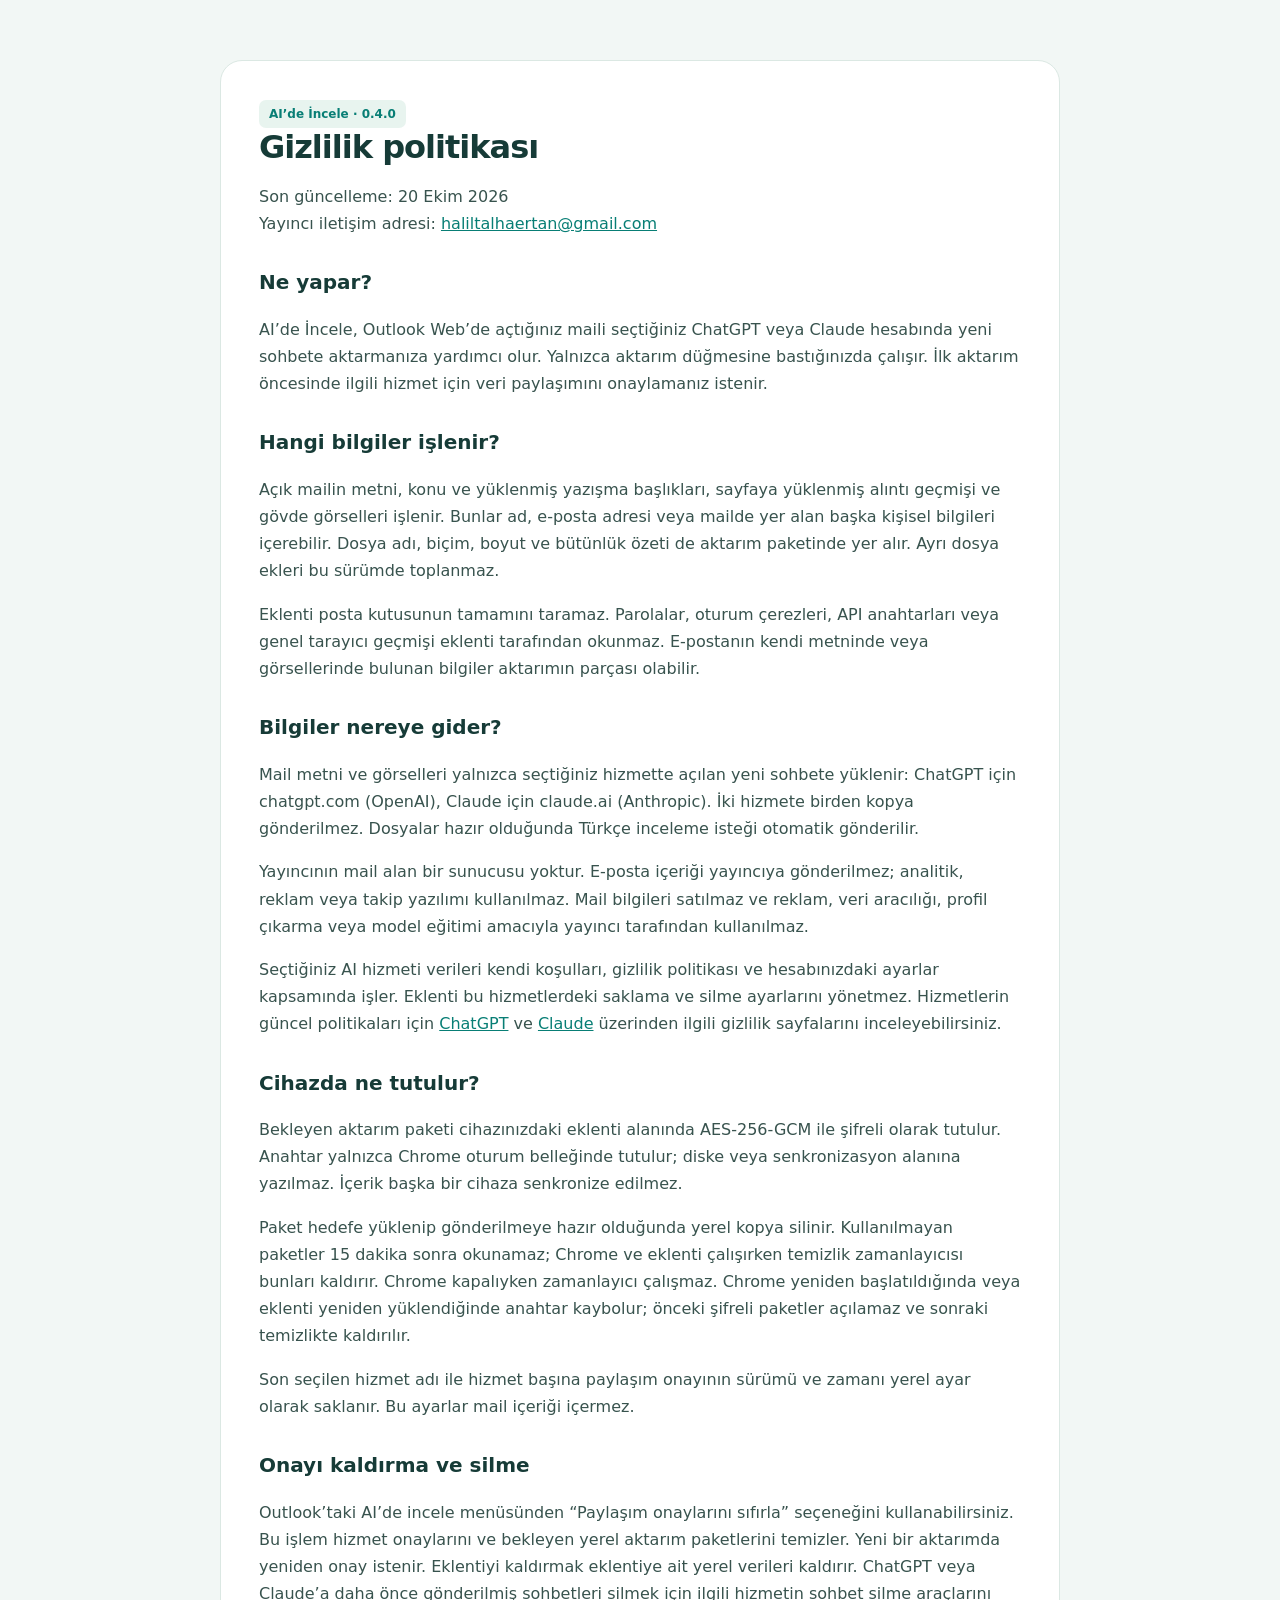
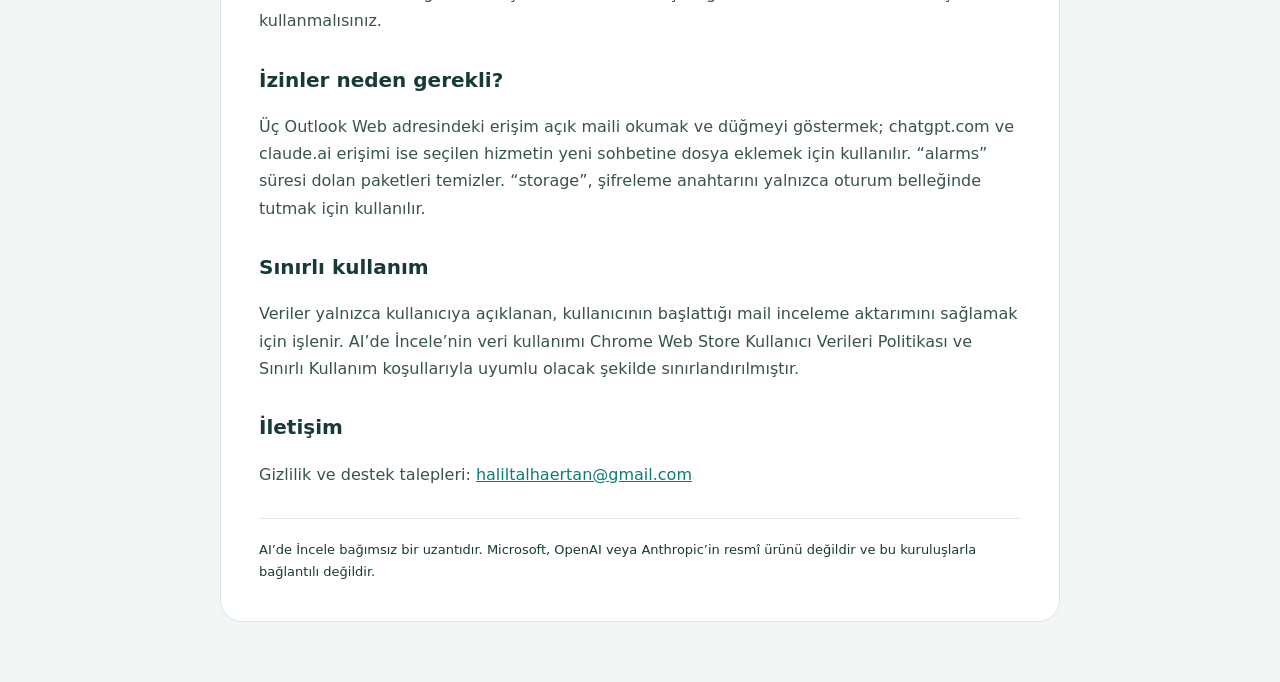
<file: ai-incele/privacy.html>
<!doctype html><html lang="tr"><head><meta charset="utf-8"><meta name="viewport" content="width=device-width,initial-scale=1"><title>AI’de İncele — Gizlilik Politikası</title><style>:root{color-scheme:light}*{box-sizing:border-box}body{margin:0;background:#f2f7f5;color:#163b37;font:16px/1.7 system-ui,Segoe UI,sans-serif}main{max-width:840px;margin:60px auto;padding:38px;background:white;border:1px solid #dbe8e3;border-radius:22px}h1{font-size:32px;line-height:1.2;letter-spacing:-1px;margin:0 0 12px}h2{font-size:20px;margin-top:28px}p,li{color:#38534e}a{color:#087e75}footer{border-top:1px solid #e0e9e5;padding-top:20px;margin-top:30px;font-size:13px}.tag{display:inline-block;padding:4px 10px;background:#e8f4ef;color:#087e75;border-radius:7px;font-size:12px;font-weight:600}@media(max-width:700px){main{margin:0;border:0;border-radius:0;padding:28px 22px}}</style><link rel="canonical" href="https://haliltalhaertan.github.io/ai-incele/privacy.html"></head><body><main><span class="tag">AI’de İncele · 0.4.0</span><h1>Gizlilik politikası</h1><p>Son güncelleme: 20 Ekim 2026<br>Yayıncı iletişim adresi: <a href="mailto:haliltalhaertan@gmail.com">haliltalhaertan@gmail.com</a></p><h2>Ne yapar?</h2><p>AI’de İncele, Outlook Web’de açtığınız maili seçtiğiniz ChatGPT veya Claude hesabında yeni sohbete aktarmanıza yardımcı olur. Yalnızca aktarım düğmesine bastığınızda çalışır. İlk aktarım öncesinde ilgili hizmet için veri paylaşımını onaylamanız istenir.</p><h2>Hangi bilgiler işlenir?</h2><p>Açık mailin metni, konu ve yüklenmiş yazışma başlıkları, sayfaya yüklenmiş alıntı geçmişi ve gövde görselleri işlenir. Bunlar ad, e-posta adresi veya mailde yer alan başka kişisel bilgileri içerebilir. Dosya adı, biçim, boyut ve bütünlük özeti de aktarım paketinde yer alır. Ayrı dosya ekleri bu sürümde toplanmaz.</p><p>Eklenti posta kutusunun tamamını taramaz. Parolalar, oturum çerezleri, API anahtarları veya genel tarayıcı geçmişi eklenti tarafından okunmaz. E-postanın kendi metninde veya görsellerinde bulunan bilgiler aktarımın parçası olabilir.</p><h2>Bilgiler nereye gider?</h2><p>Mail metni ve görselleri yalnızca seçtiğiniz hizmette açılan yeni sohbete yüklenir: ChatGPT için chatgpt.com (OpenAI), Claude için claude.ai (Anthropic). İki hizmete birden kopya gönderilmez. Dosyalar hazır olduğunda Türkçe inceleme isteği otomatik gönderilir.</p><p>Yayıncının mail alan bir sunucusu yoktur. E-posta içeriği yayıncıya gönderilmez; analitik, reklam veya takip yazılımı kullanılmaz. Mail bilgileri satılmaz ve reklam, veri aracılığı, profil çıkarma veya model eğitimi amacıyla yayıncı tarafından kullanılmaz.</p><p>Seçtiğiniz AI hizmeti verileri kendi koşulları, gizlilik politikası ve hesabınızdaki ayarlar kapsamında işler. Eklenti bu hizmetlerdeki saklama ve silme ayarlarını yönetmez. Hizmetlerin güncel politikaları için <a href="https://chatgpt.com/" target="_blank" rel="noopener noreferrer">ChatGPT</a> ve <a href="https://claude.ai/" target="_blank" rel="noopener noreferrer">Claude</a> üzerinden ilgili gizlilik sayfalarını inceleyebilirsiniz.</p><h2>Cihazda ne tutulur?</h2><p>Bekleyen aktarım paketi cihazınızdaki eklenti alanında AES-256-GCM ile şifreli olarak tutulur. Anahtar yalnızca Chrome oturum belleğinde tutulur; diske veya senkronizasyon alanına yazılmaz. İçerik başka bir cihaza senkronize edilmez.</p><p>Paket hedefe yüklenip gönderilmeye hazır olduğunda yerel kopya silinir. Kullanılmayan paketler 15 dakika sonra okunamaz; Chrome ve eklenti çalışırken temizlik zamanlayıcısı bunları kaldırır. Chrome kapalıyken zamanlayıcı çalışmaz. Chrome yeniden başlatıldığında veya eklenti yeniden yüklendiğinde anahtar kaybolur; önceki şifreli paketler açılamaz ve sonraki temizlikte kaldırılır.</p><p>Son seçilen hizmet adı ile hizmet başına paylaşım onayının sürümü ve zamanı yerel ayar olarak saklanır. Bu ayarlar mail içeriği içermez.</p><h2>Onayı kaldırma ve silme</h2><p>Outlook’taki AI’de incele menüsünden “Paylaşım onaylarını sıfırla” seçeneğini kullanabilirsiniz. Bu işlem hizmet onaylarını ve bekleyen yerel aktarım paketlerini temizler. Yeni bir aktarımda yeniden onay istenir. Eklentiyi kaldırmak eklentiye ait yerel verileri kaldırır. ChatGPT veya Claude’a daha önce gönderilmiş sohbetleri silmek için ilgili hizmetin sohbet silme araçlarını kullanmalısınız.</p><h2>İzinler neden gerekli?</h2><p>Üç Outlook Web adresindeki erişim açık maili okumak ve düğmeyi göstermek; chatgpt.com ve claude.ai erişimi ise seçilen hizmetin yeni sohbetine dosya eklemek için kullanılır. “alarms” süresi dolan paketleri temizler. “storage”, şifreleme anahtarını yalnızca oturum belleğinde tutmak için kullanılır.</p><h2>Sınırlı kullanım</h2><p>Veriler yalnızca kullanıcıya açıklanan, kullanıcının başlattığı mail inceleme aktarımını sağlamak için işlenir. AI’de İncele’nin veri kullanımı Chrome Web Store Kullanıcı Verileri Politikası ve Sınırlı Kullanım koşullarıyla uyumlu olacak şekilde sınırlandırılmıştır.</p><h2>İletişim</h2><p>Gizlilik ve destek talepleri: <a href="mailto:haliltalhaertan@gmail.com">haliltalhaertan@gmail.com</a></p><footer>AI’de İncele bağımsız bir uzantıdır. Microsoft, OpenAI veya Anthropic’in resmî ürünü değildir ve bu kuruluşlarla bağlantılı değildir.</footer></main></body></html>
</file>
<file: assets/site.css>
:root{--ink:#172d35;--muted:#53676c;--accent:#146b69;--line:#d9e1df;--paper:#f5f6f2}
*{box-sizing:border-box}html{scroll-behavior:smooth}body{margin:0;background:var(--paper);color:var(--ink);font:16px/1.75 system-ui,-apple-system,"Segoe UI",sans-serif}a{color:var(--accent);text-decoration-thickness:1px;text-underline-offset:4px}a:hover{color:#0a4241}a:focus-visible{outline:3px solid #d89440;outline-offset:5px}main{max-width:1120px;padding:0 32px;margin:auto}
.hero{position:relative;overflow:hidden;background:#142e36;color:#f5f6ef;padding:70px 56px 60px;margin:28px -8px 56px;border-radius:24px}.hero:after{content:"";position:absolute;width:390px;height:390px;right:-120px;top:-130px;border:1px solid #668780;border-radius:50%;box-shadow:0 0 0 54px #ffffff06,0 0 0 110px #ffffff04;pointer-events:none}.eyebrow{text-transform:uppercase;font-size:.72rem;letter-spacing:.23em;color:#b7d4ca;font-weight:650;margin:0 0 24px}h1{font:normal clamp(2.6rem,6vw,4.5rem)/1.05 Georgia,serif;letter-spacing:-.035em;margin:0 0 18px;max-width:720px}.affil{font-size:1.03rem;color:#bdcfce;margin:0 0 22px}.hero-summary{font:normal clamp(1.15rem,2vw,1.5rem)/1.45 Georgia,serif;max-width:570px;color:#e4ece6}.links{display:flex;gap:20px;flex-wrap:wrap;font-size:.82rem;margin-top:32px;position:relative;z-index:1}.links a{color:#d0e5dc}.links span{color:#b7cac9}.nav{display:flex;gap:25px;flex-wrap:wrap;margin:0 0 28px;font-size:.78rem;text-transform:uppercase;letter-spacing:.12em}.nav a{text-decoration:none;color:#60716e}
h2{font-size:.73rem;text-transform:uppercase;letter-spacing:.18em;color:var(--muted);border-top:1px solid var(--line);padding-top:22px;margin:48px 0 24px;font-weight:700}p{max-width:790px}.pub-title{font:normal clamp(1.4rem,2.5vw,1.9rem)/1.3 Georgia,serif;margin:0 0 12px;max-width:850px}.pub-meta{font-size:.84rem;color:var(--muted);line-height:1.65}.pub-links{display:flex;gap:12px;flex-wrap:wrap;margin:18px 0 24px}.pub-links a{border:1px solid #b8ccca;padding:7px 13px;border-radius:6px;font-size:.78rem;text-decoration:none;background:#fff}.pub-links a:hover{background:#e5eeea}
figure{margin:28px 0 48px;padding:24px;border:1px solid var(--line);border-radius:14px;background:#fff;max-width:790px}figure img{display:block;width:100%;height:auto}figcaption{font-size:.8rem;color:var(--muted);line-height:1.6;margin-top:18px}.tags{font-size:.82rem;padding:14px 18px;border-left:3px solid #d7aa67;background:#ecefe7;max-width:790px}footer{border-top:1px solid var(--line);margin:60px 0 0;padding:22px 0 40px;color:var(--muted);font-size:.75rem;max-width:850px}
.fig-pair{display:grid;grid-template-columns:1fr;gap:0;max-width:790px}.fig-note{font-size:.8rem;color:var(--muted);max-width:790px}.status{display:inline-block;font-size:.7rem;letter-spacing:.08em;text-transform:uppercase;padding:3px 9px;border-radius:5px;background:#f3e6cf;color:#7a5418;margin-left:6px;vertical-align:middle}
@media(max-width:600px){main{padding:0 22px}.hero{margin:14px -8px 36px;padding:42px 25px;border-radius:16px}.hero:after{opacity:.4}.links{gap:14px;font-size:.75rem}.links span{overflow-wrap:anywhere}.pub-title{font-size:1.4rem}figure{padding:12px}h2{margin-top:36px}.nav{gap:17px;font-size:.68rem}}
@media(prefers-reduced-motion:reduce){html{scroll-behavior:auto}}

.project-nav{display:grid;grid-template-columns:repeat(3,minmax(0,1fr));gap:14px;margin:26px 0 40px;max-width:950px}.project-nav a{padding:18px 20px;border:1px solid var(--line);background:#fff;border-radius:10px;text-decoration:none}.project-nav strong{display:block;font:1.45rem Georgia,serif;color:var(--ink)}.project-nav span{display:block;margin-top:5px;font-size:.77rem;color:var(--muted)}.research-project{border-top:1px solid var(--line);padding-top:28px;margin-top:48px;scroll-margin-top:24px}.research-project h3{font:normal 2.3rem Georgia,serif;margin:0 0 22px;color:var(--accent)}.research-project>.pub-title{margin-top:0!important}.research-archive{max-width:850px;margin:20px 0;border:1px solid var(--line);border-radius:10px;background:#fff}.research-archive summary{cursor:pointer;padding:17px 20px;font-size:.88rem;font-weight:600;color:var(--accent)}.research-archive summary:focus-visible{outline:3px solid #d89440;outline-offset:3px}.archive-content{padding:8px 20px 20px}.archive-content>.pub-title:first-child{margin-top:0!important}.archive-content figure{margin-bottom:24px}.anchor-alias{display:block;scroll-margin-top:24px}@media(max-width:600px){.project-nav{grid-template-columns:1fr;gap:10px}.project-nav a{padding:14px 18px}.project-nav strong{font-size:1.3rem}.research-project h3{font-size:1.9rem}.archive-content{padding:4px 14px 16px}.research-archive summary{padding:15px}.research-project{margin-top:36px}}

/* Shared navigation and the professional portfolio. */
.site-shell{max-width:1120px;padding:0 32px;margin:auto}
.site-bar{display:flex;align-items:center;justify-content:space-between;gap:28px;min-height:92px}
.wordmark{display:inline-flex;align-items:center;gap:14px;text-decoration:none;color:var(--ink);font:600 1.2rem Georgia,serif;letter-spacing:-.04em}
.wordmark span{border-left:1px solid #bdcbc5;padding-left:14px;font:500 .76rem system-ui,sans-serif;letter-spacing:.025em;color:var(--muted)}
.site-nav{display:flex;gap:8px;align-items:center}
.site-nav a{font-size:.83rem;text-decoration:none;color:var(--muted);padding:9px 15px;border-radius:6px}
.site-nav a:hover{background:#e6ece5;color:var(--ink)}
.site-nav a[aria-current="page"]{background:#e0e8df;color:#164d49;font-weight:650}
.skip-link{position:absolute;top:-100px;left:20px;padding:12px 20px;background:#fff;z-index:20}
.skip-link:focus{top:10px}
main:focus{outline:none}
.hero{margin-top:10px;margin-bottom:42px}.hero>*{position:relative;z-index:1}
.hero-summary{max-width:670px}.hero .affil{max-width:670px}
.hero-actions{display:flex;gap:12px;flex-wrap:wrap;margin-top:30px}
.hero-actions a{display:inline-block;border:1px solid #829f97;border-radius:6px;padding:10px 17px;font-size:.82rem;text-decoration:none;color:#f5f6ef}
.hero-actions a:first-child{background:#e5ede1;border-color:#e5ede1;color:#173f3c}
.hero-actions a:hover{background:#c9ddd2;color:#142e36}
.section-intro{display:flex;justify-content:space-between;align-items:baseline;gap:20px;margin-top:12px}
.section-intro h2{border:0;padding:0;margin:0 0 22px}.section-intro p{font-size:.8rem;color:var(--muted);margin:0}
.path-grid{display:grid;grid-template-columns:1fr 1fr;gap:22px}
.path-card{position:relative;display:flex;flex-direction:column;align-items:flex-start;min-height:320px;padding:30px 32px;border:1px solid #d0dbd4;border-radius:12px;background:#fff;text-decoration:none;color:var(--ink);transition:border-color .15s,background-color .15s}
.path-card:hover{border-color:#73978b;background:#fcfdfb;color:var(--ink)}
.path-number{display:flex;align-items:center;gap:9px;font-size:.68rem;font-weight:650;letter-spacing:.13em;text-transform:uppercase;color:var(--muted)}
.path-number:before{content:"";width:7px;height:7px;background:#9e6b32;border-radius:50%}
.path-card.research .path-number:before{background:#146b69}
.path-card h3{font:normal 2.25rem/1.2 Georgia,serif;letter-spacing:-.02em;margin:25px 0 12px}
.path-card p{font-size:.91rem;color:var(--muted);line-height:1.75;margin:0 0 24px;max-width:390px}
.path-card .path-link{display:flex;align-items:center;justify-content:space-between;gap:24px;align-self:stretch;margin-top:auto;font-size:.82rem;color:var(--accent);font-weight:600;padding-top:18px;border-top:1px solid var(--line)}
.path-card .arrow{font-size:1.2rem;font-weight:400}
.home-about{display:grid;grid-template-columns:1fr 2fr;gap:60px;align-items:start;margin:52px 0 0;border-top:1px solid var(--line);padding-top:26px}
.home-about h2{margin:0;border:0;padding:0}.home-about p{margin:0;color:var(--muted);font-size:.93rem}
.page-identity{display:block;margin:0 0 14px;font-size:.85rem;color:#bdcfce}
.page-nav{margin-bottom:36px}.page-nav a{padding:4px 0;line-height:1.6}
.intro-large{font:normal 1.45rem/1.6 Georgia,serif;max-width:850px}
.expertise-grid{display:grid;grid-template-columns:1fr 1fr;gap:16px}
.expertise-card{border:1px solid var(--line);border-radius:10px;padding:24px 26px;background:#fff}
.expertise-card h3{font:normal 1.3rem/1.35 Georgia,serif;margin:0 0 10px;color:var(--ink)}
.expertise-card p{font-size:.88rem;color:var(--muted);margin:0;line-height:1.75}
.timeline{border-top:1px solid var(--line)}
.timeline-item{display:grid;grid-template-columns:170px 1fr;gap:28px;padding:25px 0;border-bottom:1px solid var(--line)}
.timeline-date{font-size:.78rem;color:var(--muted);padding-top:3px}
.timeline-item h3{font:normal 1.45rem/1.4 Georgia,serif;margin:0 0 4px}
.timeline-item .employer{font-size:.87rem;margin:0 0 10px;color:var(--accent)}
.timeline-item p{font-size:.88rem;line-height:1.75;margin:0;color:var(--muted)}
.experience-list{display:grid;grid-template-columns:1fr 1fr;gap:0 28px}
.experience-item{border-bottom:1px solid var(--line);padding:22px 0}
.experience-item h3{font:normal 1.3rem/1.4 Georgia,serif;margin:0 0 6px}
.experience-item p{font-size:.87rem;color:var(--muted);line-height:1.75;margin:0}
.experience-item .pub-meta{font-size:.76rem;margin-bottom:10px}
.toolkit{display:grid;grid-template-columns:150px 1fr;gap:14px 28px;font-size:.87rem;max-width:950px}
.toolkit dt{font-weight:650}.toolkit dd{margin:0;color:var(--muted)}
.education-grid{display:grid;grid-template-columns:1.5fr 1fr;gap:40px}
.education-grid h3{font:normal 1.4rem/1.4 Georgia,serif;margin:0 0 8px}
.education-grid p{font-size:.89rem;color:var(--muted);margin:0 0 10px}
.section-note{font-size:.78rem;color:var(--muted);margin:22px 0 0}
.crosslink{display:flex;justify-content:space-between;align-items:center;gap:24px;background:#e8ede4;border:1px solid #d4dfd2;border-radius:10px;padding:24px 28px;margin-top:46px}
.crosslink p{margin:0;font:normal 1.15rem/1.5 Georgia,serif}.crosslink a{font-size:.83rem;white-space:nowrap}
.site-footer{display:flex;align-items:center;flex-wrap:wrap;gap:18px 32px;max-width:none;margin-top:52px;padding-top:24px}
.site-footer nav{display:flex;gap:19px;margin-left:auto}.site-footer a{color:var(--muted);text-decoration:none}
.site-footer a:hover{text-decoration:underline}.updated{flex-basis:100%;font-size:.7rem;color:#5e706b}
[id]{scroll-margin-top:24px}.research-project h3{max-width:850px}
.research-project>.pub-title{font-size:clamp(1.4rem,2.5vw,1.9rem)}
.content-note{font-size:.76rem;color:var(--muted);margin-top:42px}
.home-intro{padding:55px 0 48px;max-width:850px}
.home-intro .eyebrow{color:var(--muted);margin-bottom:25px}
.home-intro h1{font-size:clamp(3rem,7vw,5rem);max-width:900px;margin-bottom:25px}
.home-lead{font:normal clamp(1.2rem,2.3vw,1.6rem)/1.55 Georgia,serif;color:var(--muted);max-width:610px;margin:0}
.home-routes{display:grid;grid-template-columns:1fr 1fr;gap:40px;margin:5px 0 35px}
.home-route{display:block;padding:26px 0 30px;border-top:1px solid #b8c9c0;text-decoration:none;color:var(--ink)}
.home-route:hover{border-top-color:var(--accent);color:var(--accent)}
.home-route h2{display:flex;justify-content:space-between;align-items:center;gap:20px;font:normal 2.15rem/1.3 Georgia,serif;text-transform:none;letter-spacing:-.02em;border:0;padding:0;margin:0 0 13px;color:inherit}
.home-route h2 span{font:normal 1.45rem/1 system-ui,sans-serif;color:var(--accent)}
.home-route p{font-size:.91rem;line-height:1.8;color:var(--muted);max-width:370px;margin:0}
@media(max-width:600px){.home-intro{padding:36px 0 40px}.home-routes{grid-template-columns:1fr;gap:4px;margin-bottom:8px}.home-route{padding:23px 0 28px}.home-route h2{font-size:1.9rem}.home-lead{font-size:1.2rem}}
@media(max-width:750px){.wordmark span{display:none}.home-about{gap:28px}.timeline-item{grid-template-columns:135px 1fr;gap:20px}.expertise-card{padding:21px}.path-card{padding:26px;min-height:345px}.path-card h3{font-size:2rem}.crosslink{align-items:flex-start;flex-direction:column;gap:12px}}
@media(max-width:600px){.site-shell{padding:0 22px}.site-bar{min-height:76px;gap:14px}.site-nav{gap:0}.site-nav a{font-size:.76rem;padding:9px 10px}.hero{margin-top:0;margin-bottom:30px}.hero .affil{font-size:.94rem}.hero-summary{font-size:1.15rem}.hero-actions{gap:10px}.path-grid,.expertise-grid,.experience-list,.education-grid{grid-template-columns:1fr}.path-grid{gap:14px}.path-card{min-height:280px;padding:25px}.path-card h3{margin-top:20px}.section-intro{display:block}.section-intro h2{margin-bottom:8px}.section-intro p{margin-bottom:20px}.home-about{display:block;margin-top:36px}.home-about h2{margin-bottom:16px}.intro-large{font-size:1.25rem}.timeline-item{grid-template-columns:1fr;gap:6px;padding:22px 0}.toolkit{grid-template-columns:1fr;gap:5px}.toolkit dd{margin-bottom:14px}.education-grid{gap:25px}.site-footer{gap:15px}.site-footer nav{margin-left:0;width:100%}.crosslink{padding:21px}.page-nav{gap:16px}.experience-item{padding:20px 0}}
@media(prefers-reduced-motion:reduce){.path-card{transition:none}}
</file>
<file: assets/preferences.css>
:root{--surface:#fff;--surface-soft:#e8ede4;--selected:#e0e8df;--selected-ink:#164d49;--hover:#e6ece5;--warning:#f3e6cf;--warning-ink:#7a5418;color-scheme:light}
html[data-theme="dark"]{--ink:#e7eee9;--muted:#b1c2bf;--accent:#88d1bf;--line:#3a4e52;--paper:#101c22;--surface:#18292f;--surface-soft:#20383c;--selected:#294640;--selected-ink:#d2eee2;--hover:#223b3c;--warning:#44371e;--warning-ink:#f0ce8d;color-scheme:dark}
body{background:var(--paper);color:var(--ink)}
a:hover{color:var(--accent)}
.nav a{color:var(--muted)}
.site-bar{flex-wrap:nowrap;column-gap:20px;row-gap:12px;padding:18px 0;min-height:92px}
.site-nav{margin-left:auto}
.site-preferences{display:flex;gap:3px;align-items:center;flex-shrink:0}
.preference-control{position:relative}
.preference-icon{display:flex;align-items:center;justify-content:center;width:36px;height:36px;padding:8px;border:0;border-radius:50%;background:transparent;color:var(--muted);cursor:pointer}
.preference-icon:hover,.preference-icon[aria-expanded="true"]{background:var(--hover);color:var(--ink)}
.site-preferences svg{display:block;width:20px;height:20px;fill:none;stroke:currentColor;stroke-width:1.5;stroke-linecap:round;stroke-linejoin:round;flex-shrink:0}
.site-preferences [hidden]{display:none!important}
.site-preferences button:focus-visible{outline:2px solid var(--accent);outline-offset:3px}
.preferences-panel{position:absolute;z-index:30;right:0;top:calc(100% + 9px);width:178px;max-width:calc(100vw - 44px);max-height:calc(100dvh - 90px);overflow-y:auto;padding:6px;background:var(--surface);border:1px solid var(--line);border-radius:10px;box-shadow:0 12px 32px #00000020}
.preferences-panel button{display:flex;align-items:center;gap:10px;width:100%;min-height:35px;padding:8px 10px;border:0;border-radius:5px;background:transparent;color:var(--ink);font:400 .8rem/1.4 system-ui,-apple-system,"Segoe UI",sans-serif;text-align:start;cursor:pointer}
.preferences-panel button:hover,.preferences-panel button:focus-visible{background:var(--hover)}
.preferences-panel button[aria-checked="true"]{color:var(--accent);background:var(--surface-soft)}
.choice-check{margin-left:auto;visibility:hidden;font-size:.85rem}
[aria-checked="true"]>.choice-check{visibility:visible}
.theme-panel{width:154px}.theme-panel svg{width:17px;height:17px}
.sr-only{position:absolute;width:1px;height:1px;margin:-1px;padding:0;overflow:hidden;clip-path:inset(50%);white-space:nowrap;border:0}
.site-nav a:hover{background:var(--hover);color:var(--ink)}
.site-nav a[aria-current="page"]{background:var(--selected);color:var(--selected-ink)}
.skip-link{background:var(--surface);color:var(--ink)}
.home-route{border-color:var(--line)}
.site-footer .updated{color:var(--muted)}
.project-nav a,.research-archive,.expertise-card,figure,.tile,.card,.keys,.path-card,.pub-links a{background:var(--surface);border-color:var(--line)}
.c-closed{border-left-color:#a9b6b4}.c-inc{border-left-color:#d89440}.c-np{border-left-color:#b5523b}.c-keep{border-left-color:#146b69}.c-open{border-left-color:#4b6fa8}
.path-card:hover,.pub-links a:hover{background:var(--hover)}
.plain,.tags,.crosslink{background:var(--surface-soft);border-color:var(--line)}
.status{background:var(--warning);color:var(--warning-ink)}
html[data-theme="dark"] .hero{background:#1b353d;border:1px solid #42615f}
html[data-theme="dark"] figure img{background:#fff;border-radius:3px}
html[data-theme="dark"] .tile .big.warm{color:#efbe79}
html[data-theme="dark"] .tile .big.ink{color:var(--ink)}
.site-footer nav{flex-wrap:wrap}
html[lang="zh-CN"] .nav,html[lang="ja"] .nav,html[lang="ko"] .nav{letter-spacing:.06em}
@media(max-width:950px){.wordmark span{display:none}}
@media(max-width:650px){.site-bar{padding:14px 0 16px;gap:10px}.site-nav{margin-left:auto;flex-wrap:wrap;min-width:0;gap:0}.preference-icon{width:32px;height:32px;padding:6px}.site-preferences{align-self:flex-start;margin-top:1px}.site-nav a{padding:9px 6px;font-size:.72rem}.hero h1{overflow-wrap:anywhere}.site-footer nav{gap:12px 17px}}
@media(max-width:460px){.site-bar>.wordmark{display:none}.site-nav{margin-left:0;margin-right:auto}}
</file>
<file: assets/project-navigation.css>
.site-shell{max-width:1120px;padding:0 32px;margin:auto}
.site-bar{display:flex;align-items:center;justify-content:space-between;gap:28px;min-height:92px}
.wordmark{display:inline-flex;align-items:center;gap:14px;text-decoration:none;color:var(--ink);font:600 1.2rem Georgia,serif;letter-spacing:-.04em}
.wordmark span{border-left:1px solid #bdcbc5;padding-left:14px;font:500 .76rem system-ui,sans-serif;letter-spacing:.025em;color:var(--muted)}
.site-nav{display:flex;gap:8px;align-items:center}
.site-nav a{font-size:.83rem;text-decoration:none;color:var(--muted);padding:9px 15px;border-radius:6px}
.site-nav a:hover{background:#e6ece5;color:var(--ink)}
.site-nav a[aria-current="page"]{background:#e0e8df;color:#164d49;font-weight:650}
.skip-link{position:absolute;top:-100px;left:20px;padding:12px 20px;background:#fff;z-index:20}
.skip-link:focus{top:10px}main:focus{outline:none}
.site-footer{display:flex;align-items:center;flex-wrap:wrap;gap:18px 32px;max-width:none;margin-top:52px;padding-top:24px}
.site-footer nav{display:flex;gap:19px;margin-left:auto}.site-footer a{color:var(--muted);text-decoration:none}
.site-footer a:hover{text-decoration:underline}.updated{flex-basis:100%;font-size:.7rem;color:#5e706b}
.project-update{font-size:.76rem;color:var(--muted);margin-top:44px}
@media(max-width:750px){.wordmark span{display:none}}
@media(max-width:600px){.site-shell{padding:0 22px}.site-bar{min-height:76px;gap:14px}.site-nav{gap:0}.site-nav a{font-size:.76rem;padding:9px 10px}.site-footer{gap:15px}.site-footer nav{margin-left:0;width:100%}}
</file>
